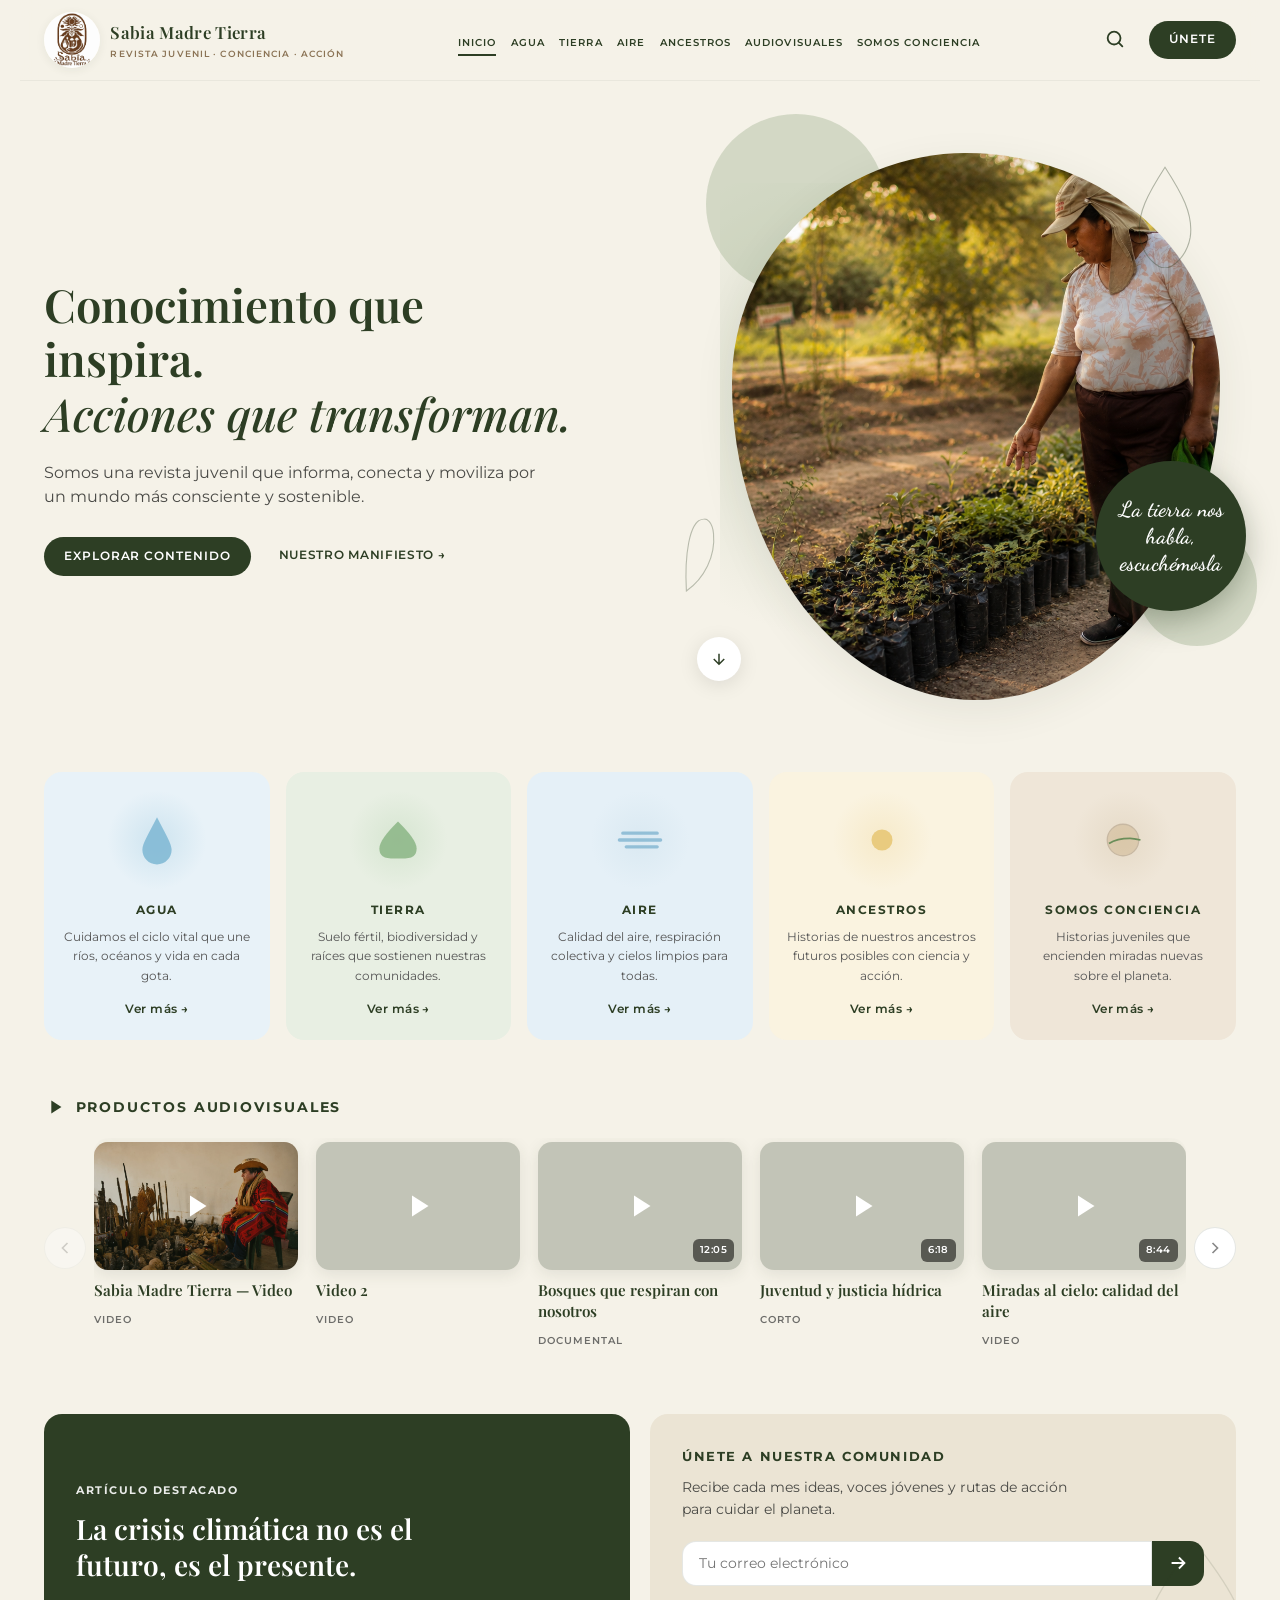
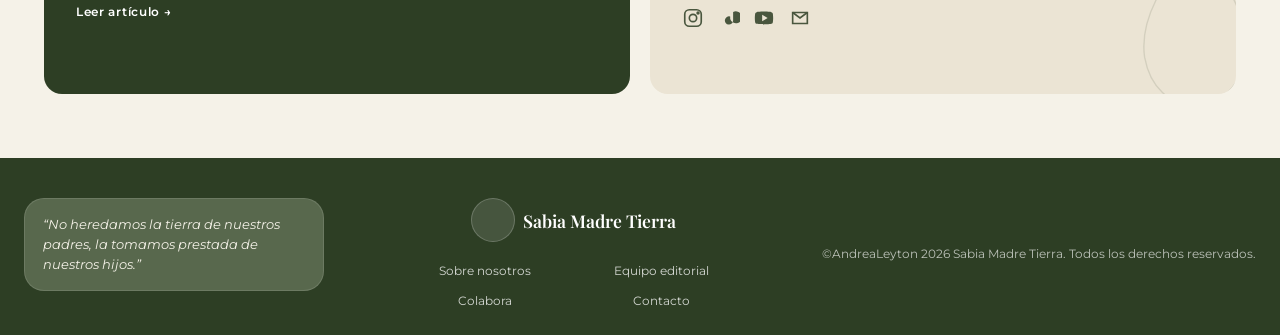
<file: index.html>
<!DOCTYPE html>
<html lang="es">
<head>
  <meta charset="UTF-8" />
  <meta name="viewport" content="width=device-width, initial-scale=1.0" />
  
  <title>Sabia Madre Tierra — Revista juvenil</title>
  <link rel="preconnect" href="https://fonts.googleapis.com" />
  <link rel="preconnect" href="https://fonts.gstatic.com" crossorigin />
  <link href="https://fonts.googleapis.com/css2?family=Dancing+Script:wght@500;600&family=Montserrat:wght@400;500;600;700&family=Playfair+Display:ital,wght@0,500;0,600;0,700;1,500;1,600&display=swap" rel="stylesheet" />
  <link rel="stylesheet" href="styles.css" />
  <link rel="icon" type="image/png" href="/imagenes/logo1.jpeg">
</head>
<body>
  <header class="site-header">
    <div class="header-inner">
      <a href="index.html" class="brand" aria-label="Inicio Sabia Madre Tierra">
        <span class="brand-emblem" aria-hidden="true">
          <img src="imagenes/logo1.jpeg" alt="" class="brand-logo-img" width="56" height="56" decoding="async" />
        </span>
        <span class="brand-text">
          <span class="brand-name">Sabia Madre Tierra</span>
          <span class="brand-tag">REVISTA JUVENIL · CONCIENCIA · ACCIÓN</span>
        </span>
      </a>
      <div class="header-actions">
        <button type="button" class="icon-btn search-btn" aria-label="Buscar">
          <svg width="22" height="22" viewBox="0 0 24 24" fill="none" stroke="currentColor" stroke-width="2" stroke-linecap="round">
            <circle cx="11" cy="11" r="7"/>
            <path d="M20 20l-4-4"/>
          </svg>
        </button>
        <a href="#comunidad" class="btn btn-primary btn-pill header-cta">ÚNETE</a>
      </div>
      <button type="button" class="nav-toggle" data-nav-toggle aria-expanded="false" aria-controls="site-nav" aria-label="Abrir menú">
        <span class="nav-toggle-bars" aria-hidden="true">
          <span class="nav-toggle-bar"></span>
          <span class="nav-toggle-bar"></span>
          <span class="nav-toggle-bar"></span>
        </span>
      </button>
    </div>
    <nav class="main-nav" id="site-nav" aria-label="Principal">
      <ul class="nav-list">
        <li><a href="index.html" class="is-active" aria-current="page">Inicio</a></li>
        <li><a href="agua.html">Agua</a></li>
        <li><a href="tierra.html">Tierra</a></li>
        <li><a href="aire.html">Aire</a></li>
        <li><a href="clima.html">Ancestros</a></li>
        <li><a href="#audiovisuales">Audiovisuales</a></li>
        <li><a href="sobre-nosotros.html">Somos conciencia</a></li>
        <li class="nav-item-cta"><a href="#comunidad" class="nav-cta">Únete</a></li>
      </ul>
    </nav>
    <button type="button" class="nav-backdrop" data-nav-close hidden aria-label="Cerrar menú"></button>
  </header>

  <main>
    <section class="hero">
      <div class="hero-grid">
        <div class="hero-copy">
          <h1 class="hero-title">
            Conocimiento que inspira.<br />
            <em>Acciones que transforman.</em>
          </h1>
          <p class="hero-lead">
            Somos una revista juvenil que informa, conecta y moviliza por un mundo más consciente y sostenible.
          </p>
          <div class="hero-cta">
            <a href="#categorias" class="btn btn-primary btn-pill">EXPLORAR CONTENIDO</a>
            <a href="#manifiesto" class="link-arrow">NUESTRO MANIFIESTO →</a>
          </div>
        </div>
        <div class="hero-visual" aria-hidden="true">
          <div class="hero-visual-bg"></div>
          <div class="leaf leaf-1">
            <svg viewBox="0 0 80 120" fill="none"><path d="M40 8c-18 28-32 52-28 78 4 22 20 34 28 34s24-12 28-34c4-26-10-50-28-78z" stroke="#2D3E24" stroke-width="1.2" opacity=".35"/></svg>
          </div>
          <div class="leaf leaf-2">
            <svg viewBox="0 0 60 90" fill="none"><path d="M8 70c22-8 40-28 44-52 2-12-2-18-8-18-14 0-28 32-36 70z" stroke="#2D3E24" stroke-width="1.2" opacity=".3"/></svg>
          </div>
          <div class="hero-blob-wrap">
            <div class="blob-sage blob-sage-1"></div>
            <div class="blob-sage blob-sage-2"></div>
            <figure class="hero-photo">
              <img
                src="imagenes/juanita.png" 
                alt="Paisaje de montaña y valle al atardecer"
                width="600"
                height="720"
                loading="eager"
                decoding="async"
              />
            </figure>
            <div class="hero-quote-circle">
              <p class="hero-quote-script">La tierra nos habla, escuchémosla</p>
            </div>
          </div>
          <button type="button" class="scroll-hint" data-scroll-target="#categorias" aria-label="Desplazar a categorías">
            <svg width="18" height="18" viewBox="0 0 24 24" fill="none" stroke="#2D3E24" stroke-width="2"><path d="M12 5v14M5 12l7 7 7-7"/></svg>
          </button>
        </div>
      </div>
    </section>

    <section class="categories" id="categorias" aria-labelledby="categories-heading">
      <h2 id="categories-heading" class="visually-hidden">Categorías</h2>
      <div class="category-grid">
        <article class="category-card card-agua">
          <div class="card-icon-wrap watercolor-blue">
            <span class="card-icon" aria-hidden="true">
              <svg viewBox="0 0 48 64" width="40" height="52"><path d="M24 4C14 24 6 36 6 44c0 10 8 18 18 18s18-8 18-18c0-8-8-20-18-40z" fill="#7EB8D4" opacity=".85"/></svg>
            </span>
          </div>
          <h3 class="card-title">AGUA</h3>
          <p class="card-desc">Cuidamos el ciclo vital que une ríos, océanos y vida en cada gota.</p>
          <a href="agua.html" class="card-more">Ver más →</a>
        </article>
        <article class="category-card card-tierra">
          <div class="card-icon-wrap watercolor-green">
            <span class="card-icon" aria-hidden="true">
              <svg viewBox="0 0 52 52" width="44" height="44"><path d="M26 4C12 18 4 28 4 36c0 12 10 12 22 12s22 0 22-12c0-8-8-18-22-32z" fill="#8FB88A" opacity=".9"/></svg>
            </span>
          </div>
          <h3 class="card-title">TIERRA</h3>
          <p class="card-desc">Suelo fértil, biodiversidad y raíces que sostienen nuestras comunidades.</p>
          <a href="tierra.html" class="card-more">Ver más →</a>
        </article>
        <article class="category-card card-aire">
          <div class="card-icon-wrap watercolor-sky">
            <span class="card-icon" aria-hidden="true">
              <svg viewBox="0 0 56 40" width="48" height="36"><path d="M4 20h48M8 12h40M12 28h36" stroke="#8BBBD4" stroke-width="4" stroke-linecap="round" opacity=".9"/></svg>
            </span>
          </div>
          <h3 class="card-title">AIRE</h3>
          <p class="card-desc">Calidad del aire, respiración colectiva y cielos limpios para todas.</p>
          <a href="aire.html" class="card-more">Ver más →</a>
        </article>
        <article class="category-card card-clima">
          <div class="card-icon-wrap watercolor-sun">
            <span class="card-icon" aria-hidden="true">
              <svg viewBox="0 0 48 48" width="42" height="42"><circle cx="24" cy="24" r="12" fill="#E8C97A" opacity=".95"/><path stroke="#D4A84" stroke-width="3" d="M24 4v4M24 40v4M4 24h4M40 24h4M9 9l3 3M36 36l3 3M36 9l-3 3M9 36l3-3"/></svg>
            </span>
          </div>
          <h3 class="card-title">ANCESTROS</h3>
          <p class="card-desc">Historias de nuestros ancestros futuros posibles con ciencia y acción.</p>
          <a href="clima.html" class="card-more">Ver más →</a>
        </article>
        <article class="category-card card-conciencia">
          <div class="card-icon-wrap watercolor-earth">
            <span class="card-icon" aria-hidden="true">
              <svg viewBox="0 0 48 48" width="42" height="42"><circle cx="24" cy="24" r="18" fill="#C4A574" opacity=".35" stroke="#8B7355" stroke-width="1.5"/><path d="M8 28c6-4 14-6 24-6 4 0 8 1 12 2" stroke="#6B8E5A" stroke-width="2" fill="none"/></svg>
            </span>
          </div>
          <h3 class="card-title">SOMOS CONCIENCIA</h3>
          <p class="card-desc">Historias juveniles que encienden miradas nuevas sobre el planeta.</p>
          <a href="sobre-nosotros.html" class="card-more">Ver más →</a>
        </article>
      </div>
    </section>

    <section class="audiovisual" id="audiovisuales" aria-labelledby="av-heading">
      <div class="section-head">
        <span class="section-icon" aria-hidden="true">
          <svg width="22" height="22" viewBox="0 0 24 24" fill="currentColor"><path d="M8 5v14l11-7-11-7z"/></svg>
        </span>
        <h2 id="av-heading" class="section-title">PRODUCTOS AUDIOVISUALES</h2>
      </div>
      <div class="carousel" data-carousel>
        <button type="button" class="carousel-btn carousel-prev" data-carousel-prev aria-label="Anterior">
          <svg width="20" height="20" viewBox="0 0 24 24" fill="none" stroke="currentColor" stroke-width="2"><path d="M15 6l-6 6 6 6"/></svg>
        </button>
        <div class="carousel-viewport">
          <ul class="carousel-track" data-carousel-track>
            <li class="av-card">
              <a href="video.html" class="av-thumb">
                <img src="imagenes/miniatura1.jpeg" alt="Miniatura del video Sabia Madre Tierra" width="280" height="160" loading="lazy" decoding="async" />
                <span class="av-play" aria-hidden="true"><svg width="36" height="36" viewBox="0 0 24 24" fill="white"><path d="M8 5v14l11-7-11-7z"/></svg></span>
              </a>
              <h3 class="av-title"><a href="video.html">Sabia Madre Tierra — Video</a></h3>
              <span class="av-tag">Video</span>
            </li>
            <li class="av-card">
              <a href="video2.html" class="av-thumb">
                <img src="imagenes/cronica-lia.jpg" alt="Miniatura del video Sabia Madre Tierra" width="280" height="160" loading="lazy" decoding="async" />
                <span class="av-play" aria-hidden="true"><svg width="36" height="36" viewBox="0 0 24 24" fill="white"><path d="M8 5v14l11-7-11-7z"/></svg></span>
              </a>
              <h3 class="av-title"><a href="video2.html">Video 2</a></h3>
              <span class="av-tag">Video</span>
            </li>
            <li class="av-card">
              <a href="#" class="av-thumb">
                <img src="imagenes/video2.png" alt="" width="280" height="160" loading="lazy" decoding="async" />
                <span class="av-play" aria-hidden="true"><svg width="36" height="36" viewBox="0 0 24 24" fill="white"><path d="M8 5v14l11-7-11-7z"/></svg></span>
                <span class="av-duration">12:05</span>
              </a>
              <h3 class="av-title">Bosques que respiran con nosotros</h3>
              <span class="av-tag">Documental</span>
            </li>
            <li class="av-card">
              <a href="#" class="av-thumb">
                <img src="imagenes/video3.png" alt="" width="280" height="160" loading="lazy" decoding="async" />
                <span class="av-play" aria-hidden="true"><svg width="36" height="36" viewBox="0 0 24 24" fill="white"><path d="M8 5v14l11-7-11-7z"/></svg></span>
                <span class="av-duration">6:18</span>
              </a>
              <h3 class="av-title">Juventud y justicia hídrica</h3>
              <span class="av-tag">Corto</span>
            </li>
            <li class="av-card">
              <a href="#" class="av-thumb">
                <img src="imagenes/video4.png" alt="" width="280" height="160" loading="lazy" decoding="async" />
                <span class="av-play" aria-hidden="true"><svg width="36" height="36" viewBox="0 0 24 24" fill="white"><path d="M8 5v14l11-7-11-7z"/></svg></span>
                <span class="av-duration">8:44</span>
              </a>
              <h3 class="av-title">Miradas al cielo: calidad del aire</h3>
              <span class="av-tag">Video</span>
            </li>
            <li class="av-card">
              <a href="#" class="av-thumb">
                <img src="imagenes/video5.png" alt="" width="280" height="160" loading="lazy" decoding="async" />
                <span class="av-play" aria-hidden="true"><svg width="36" height="36" viewBox="0 0 24 24" fill="white"><path d="M8 5v14l11-7-11-7z"/></svg></span>
                <span class="av-duration">15:00</span>
              </a>
              <h3 class="av-title">Semillas de futuro en la ciudad</h3>
              <span class="av-tag">Documental</span>
            </li>
          </ul>
        </div>
        <button type="button" class="carousel-btn carousel-next" data-carousel-next aria-label="Siguiente">
          <svg width="20" height="20" viewBox="0 0 24 24" fill="none" stroke="currentColor" stroke-width="2"><path d="M9 6l6 6-6 6"/></svg>
        </button>
      </div>
    </section>

    <section class="dual-grid" id="comunidad">
      <article class="featured-block">
        <p class="featured-kicker">ARTÍCULO DESTACADO</p>
        <h2 class="featured-title">La crisis climática no es el futuro, es el presente.</h2>
        <a href="#" class="link-arrow link-on-dark">Leer artículo →</a>
        <div class="featured-deco" aria-hidden="true">
          <svg viewBox="0 0 120 160" fill="none"><path d="M60 8c-24 40-44 72-36 108 6 24 24 36 36 36s30-12 36-36c8-36-12-68-36-108z" stroke="rgba(255,255,255,.2)" stroke-width="1.2"/></svg>
        </div>
      </article>
      <article class="newsletter-block" id="manifiesto">
        <h2 class="newsletter-title">ÚNETE A NUESTRA COMUNIDAD</h2>
        <p class="newsletter-text">Recibe cada mes ideas, voces jóvenes y rutas de acción para cuidar el planeta.</p>
        <form class="newsletter-form" action="#" method="post">
          <label class="visually-hidden" for="email-news">Tu correo electrónico</label>
          <input id="email-news" name="email" type="email" class="newsletter-input" placeholder="Tu correo electrónico" required autocomplete="email" />
          <button type="submit" class="newsletter-submit" aria-label="Suscribirse">
            <svg width="22" height="22" viewBox="0 0 24 24" fill="none" stroke="currentColor" stroke-width="2"><path d="M5 12h14M13 6l6 6-6 6"/></svg>
          </button>
        </form>
        <div class="social-row" aria-label="Redes sociales">
          <a href="#" class="social-link" aria-label="Instagram">
            <svg width="22" height="22" viewBox="0 0 24 24" fill="none" stroke="currentColor" stroke-width="1.8"><rect x="3" y="3" width="18" height="18" rx="5"/><circle cx="12" cy="12" r="4"/><circle cx="17.5" cy="6.5" r="1" fill="currentColor"/></svg>
          </a>
          <a href="#" class="social-link" aria-label="TikTok">
            <svg width="22" height="22" viewBox="0 0 24 24" fill="currentColor"><path d="M16.5 5.5v9.2a4.5 4.5 0 11-3.2-4.3V13a6.5 6.5 0 10 3.2-7.5z"/></svg>
          </a>
          <a href="#" class="social-link" aria-label="YouTube">
            <svg width="22" height="22" viewBox="0 0 24 24" fill="currentColor"><path d="M21.6 7.2c-.2-.8-.8-1.4-1.6-1.6C18 5 12 5 12 5s-6 0-8 .6c-.8.2-1.4.8-1.6 1.6C2 9.2 2 12 2 12s0 2.8.4 4.8c.2.8.8 1.4 1.6 1.6 2 .6 8 .6 8 .6s6 0 8-.6c.8-.2 1.4-.8 1.6-1.6.4-2 .4-4.8.4-4.8s0-2.8-.4-4.8zM10 15.5v-7l6 3.5-6 3.5z"/></svg>
          </a>
          <a href="#" class="social-link" aria-label="Correo">
            <svg width="22" height="22" viewBox="0 0 24 24" fill="none" stroke="currentColor" stroke-width="1.8"><path d="M4 6h16v12H4z"/><path d="M4 6l8 6 8-6"/></svg>
          </a>
        </div>
        <div class="newsletter-deco" aria-hidden="true">
          <svg viewBox="0 0 100 140" fill="none"><path d="M50 6C28 34 10 60 14 88c4 22 18 34 36 34s32-12 36-34c4-28-14-54-36-82z" stroke="#2D3E24" stroke-width="1" opacity=".12"/></svg>
        </div>
      </article>
    </section>
  </main>

  <footer class="site-footer">
    <div class="footer-inner">
      <blockquote class="footer-quote">
        <span class="quote-bubble">“No heredamos la tierra de nuestros padres, la tomamos prestada de nuestros hijos.”</span>
      </blockquote>
      <div class="footer-center">
        <div class="footer-brand">
          <span class="brand-emblem brand-emblem--sm" aria-hidden="true">
            <img src="imagenes/logo.png" alt="" class="brand-logo-img brand-logo-img--sm" width="44" height="44" decoding="async" />
          </span>
          <span class="footer-brand-name">Sabia Madre Tierra</span>
        </div>
        <nav class="footer-nav" aria-label="Pie de página">
          <ul>
            <li><a href="sobre-nosotros.html">Sobre nosotros</a></li>
            <li><a href="#">Equipo editorial</a></li>
            <li><a href="#">Colabora</a></li>
            <li><a href="#">Contacto</a></li>
          </ul>
        </nav>
      </div>
      <p class="footer-copy">©AndreaLeyton 2026 Sabia Madre Tierra. Todos los derechos reservados.</p>
    </div>
  </footer>

  <script src="script.js"></script>
</body>
</html>
</file>
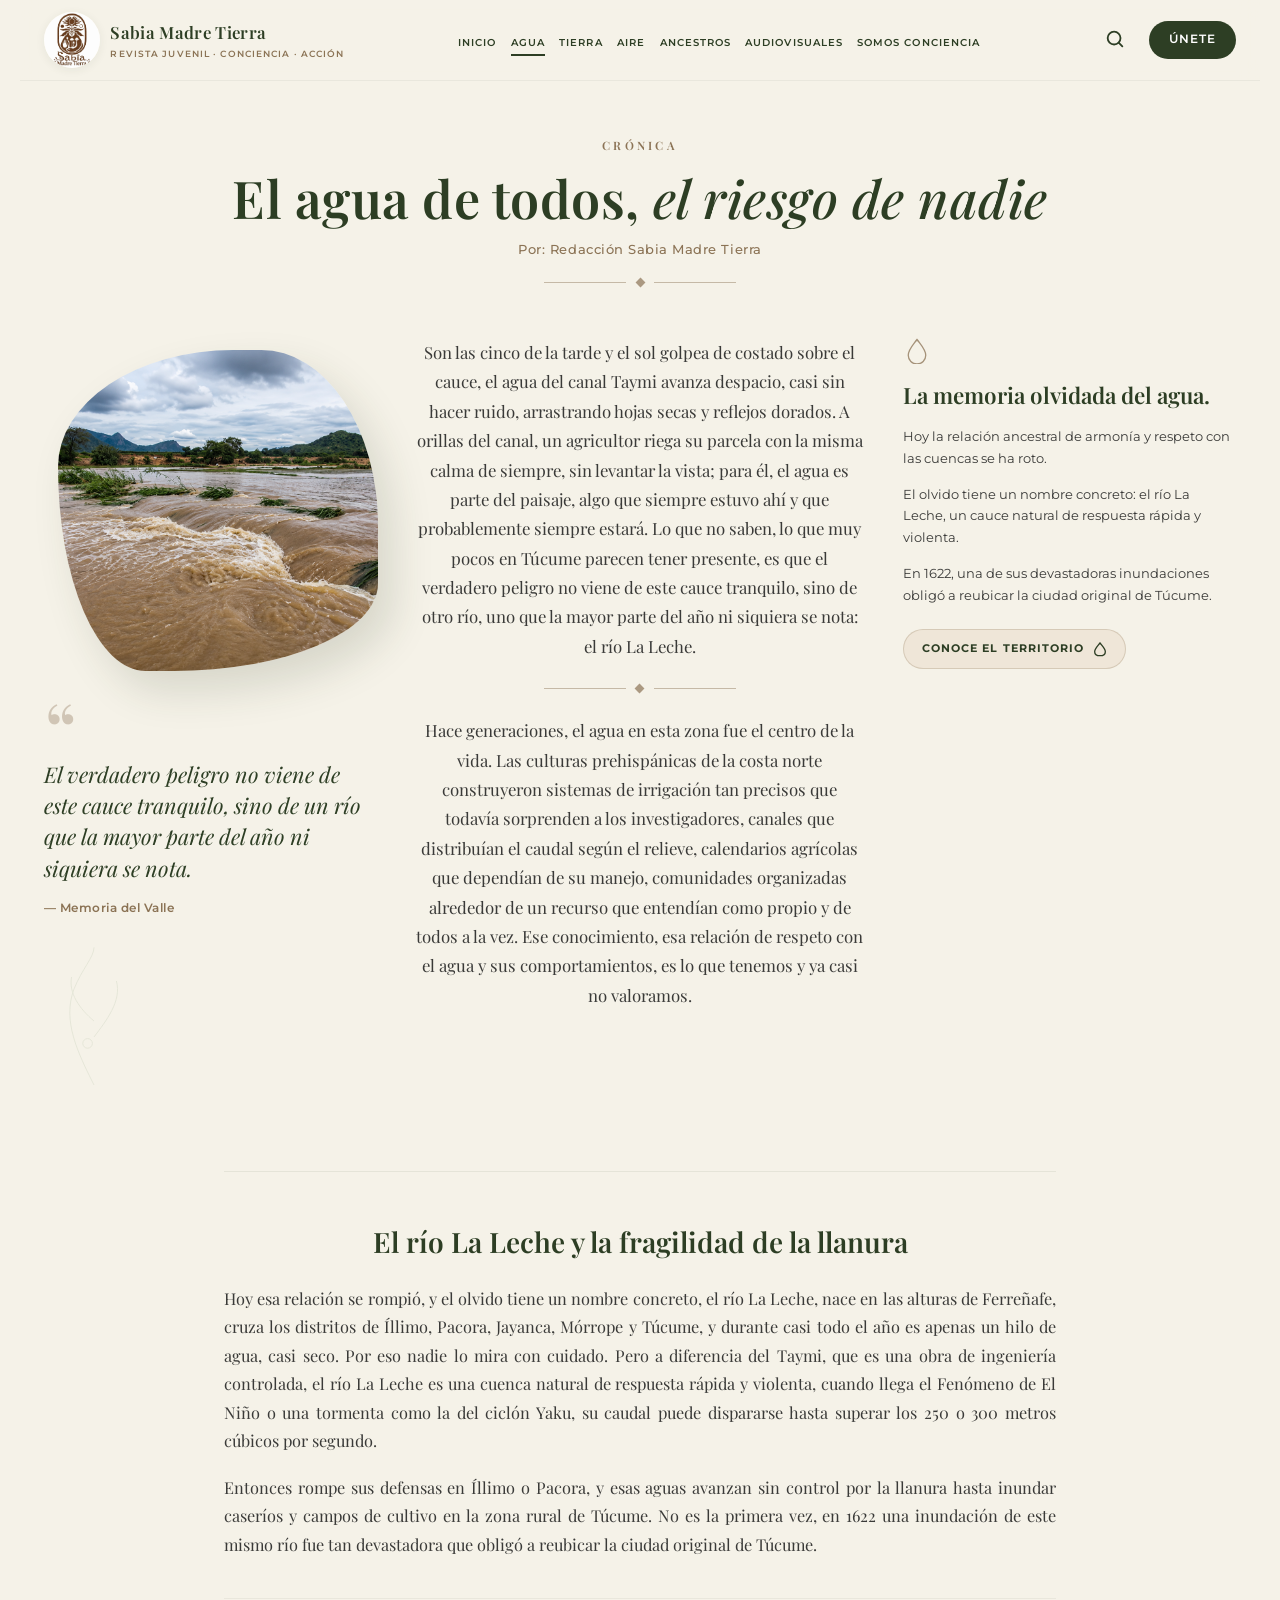
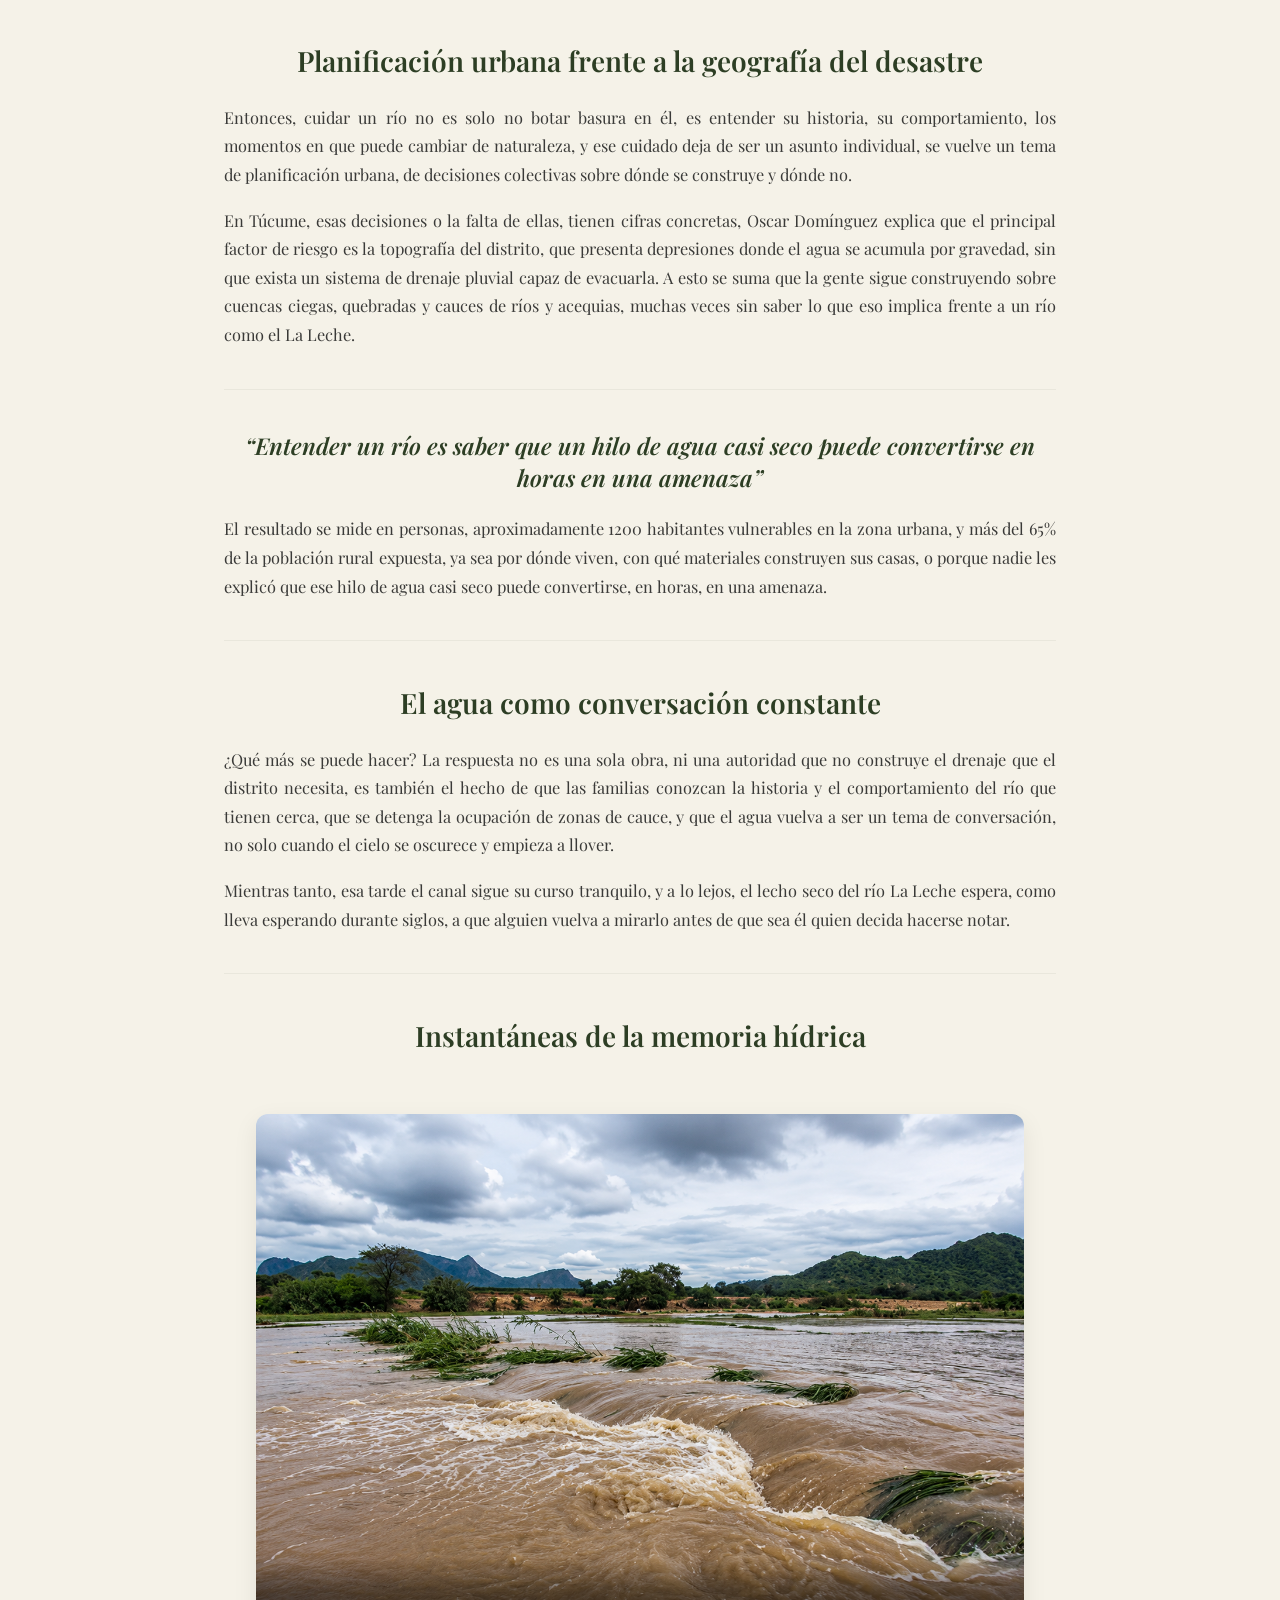
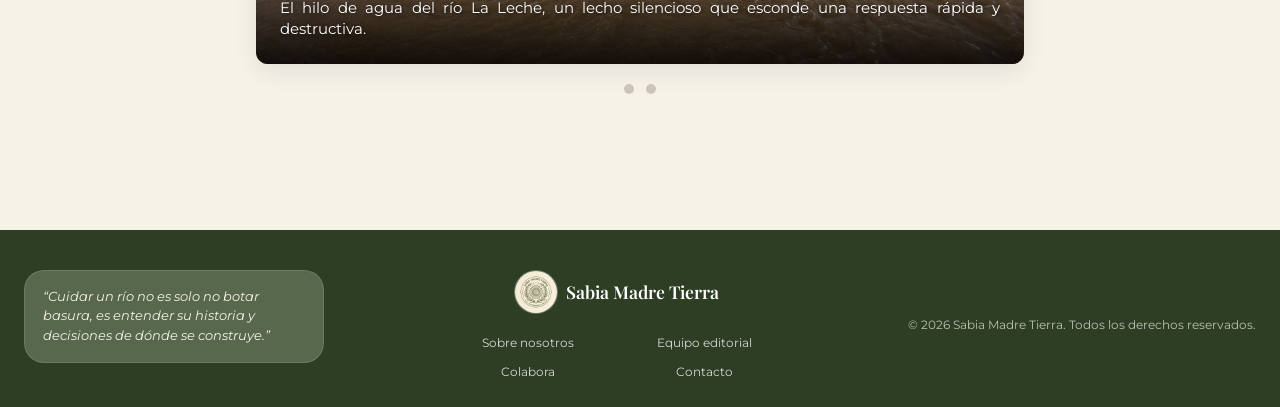
<file: agua.html>
<!DOCTYPE html>
<html lang="es">
<head>
  <meta charset="UTF-8" />
  <meta name="viewport" content="width=device-width, initial-scale=1.0" />
  <title>Agua — Sabia Madre Tierra</title>
  <link rel="preconnect" href="https://fonts.googleapis.com" />
  <link rel="preconnect" href="https://fonts.gstatic.com" crossorigin />
  <link href="https://fonts.googleapis.com/css2?family=Dancing+Script:wght@500;600&family=Montserrat:wght@400;500;600;700&family=Playfair+Display:ital,wght@0,500;0,600;0,700;1,500;1,600&display=swap" rel="stylesheet" />
  <link rel="stylesheet" href="styles.css" />
  <link rel="icon" type="image/png" href="/imagenes/logo1.jpeg" />
</head>
<body>
  <header class="site-header">
    <div class="header-inner">
      <a href="index.html" class="brand" aria-label="Inicio Sabia Madre Tierra">
        <span class="brand-emblem" aria-hidden="true">
          <img src="imagenes/logo1.jpeg" alt="" class="brand-logo-img" width="56" height="56" decoding="async" />
        </span>
        <span class="brand-text">
          <span class="brand-name">Sabia Madre Tierra</span>
          <span class="brand-tag">REVISTA JUVENIL · CONCIENCIA · ACCIÓN</span>
        </span>
      </a>
      <div class="header-actions">
        <button type="button" class="icon-btn search-btn" aria-label="Buscar">
          <svg width="22" height="22" viewBox="0 0 24 24" fill="none" stroke="currentColor" stroke-width="2" stroke-linecap="round">
            <circle cx="11" cy="11" r="7"/>
            <path d="M20 20l-4-4"/>
          </svg>
        </button>
        <a href="index.html#comunidad" class="btn btn-primary btn-pill header-cta">ÚNETE</a>
      </div>
      <button type="button" class="nav-toggle" data-nav-toggle aria-expanded="false" aria-controls="site-nav" aria-label="Abrir menú">
        <span class="nav-toggle-bars" aria-hidden="true">
          <span class="nav-toggle-bar"></span>
          <span class="nav-toggle-bar"></span>
          <span class="nav-toggle-bar"></span>
        </span>
      </button>
    </div>
    <nav class="main-nav" id="site-nav" aria-label="Principal">
      <ul class="nav-list">
        <li><a href="index.html">Inicio</a></li>
        <li><a href="agua.html" class="is-active" aria-current="page">Agua</a></li>
        <li><a href="tierra.html">Tierra</a></li>
        <li><a href="aire.html">Aire</a></li>
        <li><a href="clima.html">Ancestros</a></li>
        <li><a href="index.html#audiovisuales">Audiovisuales</a></li>
        <li><a href="sobre-nosotros.html">Somos conciencia</a></li>
        <li class="nav-item-cta"><a href="index.html#comunidad" class="nav-cta">Únete</a></li>
      </ul>
    </nav>
    <button type="button" class="nav-backdrop" data-nav-close hidden aria-label="Cerrar menú"></button>
  </header>

  <main class="page-article page-article--agua">
    <article class="cronica-article">
      <header class="cronica-header">
        <p class="cronica-kicker">Crónica</p>
        <h1 class="cronica-title">El agua de todos, <em>el riesgo de nadie</em></h1>
        <p class="cronica-byline">Por: Redacción Sabia Madre Tierra</p>
        <div class="cronica-ornament" aria-hidden="true">
          <span class="cronica-ornament-line"></span>
          <span class="cronica-ornament-diamond"></span>
          <span class="cronica-ornament-line"></span>
        </div>
      </header>

      <div class="cronica-intro-grid">
        <aside class="cronica-aside cronica-aside--left">
          <figure class="cronica-figure">
            <img
              src="imagenes/aire.png"
              alt="Agricultor regando su parcela a orillas del canal controlado Taymi bajo el sol de Túcume"
              width="350"
              height="500"
              loading="eager"
              decoding="async"
            />
          </figure>
          <blockquote class="cronica-pull-quote">
            <span class="cronica-quote-mark" aria-hidden="true">“</span>
            <p>El verdadero peligro no viene de este cauce tranquilo, sino de un río que la mayor parte del año ni siquiera se nota.</p>
            <cite>— Memoria del Valle</cite>
          </blockquote>
          <div class="cronica-botanical-deco" aria-hidden="true">
            <!-- Icono decorativo adaptado sutilmente al flujo hídrico -->
            <svg viewBox="0 0 120 200" width="100" height="160" fill="none" stroke="currentColor" stroke-width="1.2" opacity="0.35">
              <path d="M60 180 C40 140 20 100 35 60 C45 35 60 20 60 8"/>
              <path d="M60 120 C75 100 95 75 88 50"/>
              <path d="M60 100 C42 85 28 65 32 45"/>
              <circle cx="52" cy="128" r="6"/>
            </svg>
          </div>
        </aside>

        <div class="cronica-main-col">
          <p>Son las cinco de la tarde y el sol golpea de costado sobre el cauce, el agua del canal Taymi avanza despacio, casi sin hacer ruido, arrastrando hojas secas y reflejos dorados. A orillas del canal, un agricultor riega su parcela con la misma calma de siempre, sin levantar la vista; para él, el agua es parte del paisaje, algo que siempre estuvo ahí y que probablemente siempre estará. Lo que no saben, lo que muy pocos en Túcume parecen tener presente, es que el verdadero peligro no viene de este cauce tranquilo, sino de otro río, uno que la mayor parte del año ni siquiera se nota: el río La Leche.</p>
          <div class="cronica-ornament cronica-ornament--inline" aria-hidden="true">
            <span class="cronica-ornament-line"></span>
            <span class="cronica-ornament-diamond"></span>
            <span class="cronica-ornament-line"></span>
          </div>
          <p>Hace generaciones, el agua en esta zona fue el centro de la vida. Las culturas prehispánicas de la costa norte construyeron sistemas de irrigación tan precisos que todavía sorprenden a los investigadores, canales que distribuían el caudal según el relieve, calendarios agrícolas que dependían de su manejo, comunidades organizadas alrededor de un recurso que entendían como propio y de todos a la vez. Ese conocimiento, esa relación de respeto con el agua y sus comportamientos, es lo que tenemos y ya casi no valoramos.</p>
        </div>

        <aside class="cronica-aside cronica-aside--right" id="botiquin">
          <div class="cronica-aside-icon" aria-hidden="true">
            <svg viewBox="0 0 32 32" width="28" height="28" fill="none" stroke="currentColor" stroke-width="1.5">
              <path d="M16 4 C10 12 6 16 6 22 A 10 10 0 0 0 26 22 C 26 16 22 12 16 4 Z"/>
            </svg>
          </div>
          <h2 class="cronica-aside-title">La memoria olvidada del agua.</h2>
          <p>Hoy la relación ancestral de armonía y respeto con las cuencas se ha roto.</p>
          <p>El olvido tiene un nombre concreto: el río La Leche, un cauce natural de respuesta rápida y violenta.</p>
          <p>En 1622, una de sus devastadoras inundaciones obligó a reubicar la ciudad original de Túcume.</p>
          <a href="#riesgo-y-territorio" class="btn btn-earth btn-pill cronica-cta">
            <span>Conoce el territorio</span>
            <svg width="16" height="16" viewBox="0 0 24 24" fill="none" stroke="currentColor" stroke-width="2" aria-hidden="true">
              <path d="M12 3C8 8 4 12 4 16c0 4 3.5 6 8 6s8-2 8-6c0-4-4-8-8-13z"/>
            </svg>
          </a>
        </aside>
      </div>

      <div class="cronica-body">
        <section class="cronica-section" id="riesgo-y-territorio" aria-labelledby="vivero-heading">
          <h2 id="vivero-heading" class="cronica-section-title">El río La Leche y la fragilidad de la llanura</h2>
          <p>Hoy esa relación se rompió, y el olvido tiene un nombre concreto, el río La Leche, nace en las alturas de Ferreñafe, cruza los distritos de Íllimo, Pacora, Jayanca, Mórrope y Túcume, y durante casi todo el año es apenas un hilo de agua, casi seco. Por eso nadie lo mira con cuidado. Pero a diferencia del Taymi, que es una obra de ingeniería controlada, el río La Leche es una cuenca natural de respuesta rápida y violenta, cuando llega el Fenómeno de El Niño o una tormenta como la del ciclón Yaku, su caudal puede dispararse hasta superar los 250 o 300 metros cúbicos por segundo.</p>
          <p>Entonces rompe sus defensas en Íllimo o Pacora, y esas aguas avanzan sin control por la llanura hasta inundar caseríos y campos de cultivo en la zona rural de Túcume. No es la primera vez, en 1622 una inundación de este mismo río fue tan devastadora que obligó a reubicar la ciudad original de Túcume.</p>
        </section>

        <section class="cronica-section" aria-labelledby="cuidado-heading">
          <h2 id="cuidado-heading" class="cronica-section-title">Planificación urbana frente a la geografía del desastre</h2>
          <p>Entonces, cuidar un río no es solo no botar basura en él, es entender su historia, su comportamiento, los momentos en que puede cambiar de naturaleza, y ese cuidado deja de ser un asunto individual, se vuelve un tema de planificación urbana, de decisiones colectivas sobre dónde se construye y dónde no.</p>
          <p>En Túcume, esas decisiones o la falta de ellas, tienen cifras concretas, Oscar Domínguez explica que el principal factor de riesgo es la topografía del distrito, que presenta depresiones donde el agua se acumula por gravedad, sin que exista un sistema de drenaje pluvial capaz de evacuarla. A esto se suma que la gente sigue construyendo sobre cuencas ciegas, quebradas y cauces de ríos y acequias, muchas veces sin saber lo que eso implica frente a un río como el La Leche.</p>
        </section>

        <section class="cronica-section" aria-labelledby="memoria-heading">
          <h2 id="memoria-heading" class="cronica-quote-heading">“Entender un río es saber que un hilo de agua casi seco puede convertirse en horas en una amenaza”</h2>
          <p>El resultado se mide en personas, aproximadamente 1200 habitantes vulnerables en la zona urbana, y más del 65% de la población rural expuesta, ya sea por dónde viven, con qué materiales construyen sus casas, o porque nadie les explicó que ese hilo de agua casi seco puede convertirse, en horas, en una amenaza.</p>
        </section>

        <section class="cronica-section" aria-labelledby="identidad-heading">
          <h2 id="identidad-heading" class="cronica-section-title">El agua como conversación constante</h2>
          <p>¿Qué más se puede hacer? La respuesta no es una sola obra, ni una autoridad que no construye el drenaje que el distrito necesita, es también el hecho de que las familias conozcan la historia y el comportamiento del río que tienen cerca, que se detenga la ocupación de zonas de cauce, y que el agua vuelva a ser un tema de conversación, no solo cuando el cielo se oscurece y empieza a llover.</p>
          <p>Mientras tanto, esa tarde el canal sigue su curso tranquilo, y a lo lejos, el lecho seco del río La Leche espera, como lleva esperando durante siglos, a que alguien vuelva a mirarlo antes de que sea él quien decida hacerse notar.</p>
        </section>

        <section class="cronica-section" aria-labelledby="vivero-fotos-heading">
          <h2 id="vivero-fotos-heading" class="cronica-section-title">Instantáneas de la memoria hídrica</h2>
          
          <!-- Carrusel de fotos integrado en la crónica -->
          <div class="cronica-carousel-container">
            <div class="cronica-carousel">
              
              <div class="cronica-carousel-item" id="slide-1">
                <img src="/imagenes/aire.png" alt="Lecho casi seco del río La Leche cruzando el valle en época de estiaje" loading="lazy" />
                <div class="cronica-carousel-caption">
                  <p>El hilo de agua del río La Leche, un lecho silencioso que esconde una respuesta rápida y destructiva.</p>
                </div>
              </div>

              <div class="cronica-carousel-item" id="slide-2">
                <img src="/imagenes/agua-imagen.jpeg" alt="Campos agrícolas y caseríos rurales expuestos en las depresiones topográficas de Túcume" loading="lazy" />
                <div class="cronica-carousel-caption">
                  <p>Zonas rurales expuestas por la falta de drenaje integral y la ocupación de cuencas ciegas.</p>
                </div>
              </div>

            </div>

            <!-- Navegación interna (Puntos indicadores) -->
            <div class="cronica-carousel-nav">
              <a href="#slide-1" aria-label="Ir a la foto 1"></a>
              <a href="#slide-2" aria-label="Ir a la foto 2"></a>
            </div>
          </div>
        </section>
      </div>
    </article>
  </main>

  <footer class="site-footer">
    <div class="footer-inner">
      <blockquote class="footer-quote">
        <span class="quote-bubble">“Cuidar un río no es solo no botar basura, es entender su historia y decisiones de dónde se construye.”</span>
      </blockquote>
      <div class="footer-center">
        <div class="footer-brand">
          <span class="brand-emblem brand-emblem--sm" aria-hidden="true">
            <img src="imagenes/logo.png" alt="" class="brand-logo-img brand-logo-img--sm" width="44" height="44" decoding="async" />
          </span>
          <span class="footer-brand-name">Sabia Madre Tierra</span>
        </div>
        <nav class="footer-nav" aria-label="Pie de página">
          <ul>
            <li><a href="sobre-nosotros.html">Sobre nosotros</a></li>
            <li><a href="#">Equipo editorial</a></li>
            <li><a href="#">Colabora</a></li>
            <li><a href="#">Contacto</a></li>
          </ul>
        </nav>
      </div>
      <p class="footer-copy">© 2026 Sabia Madre Tierra. Todos los derechos reservados.</p>
    </div>
  </footer>

  <script src="script.js"></script>
</body>
</html>
</file>
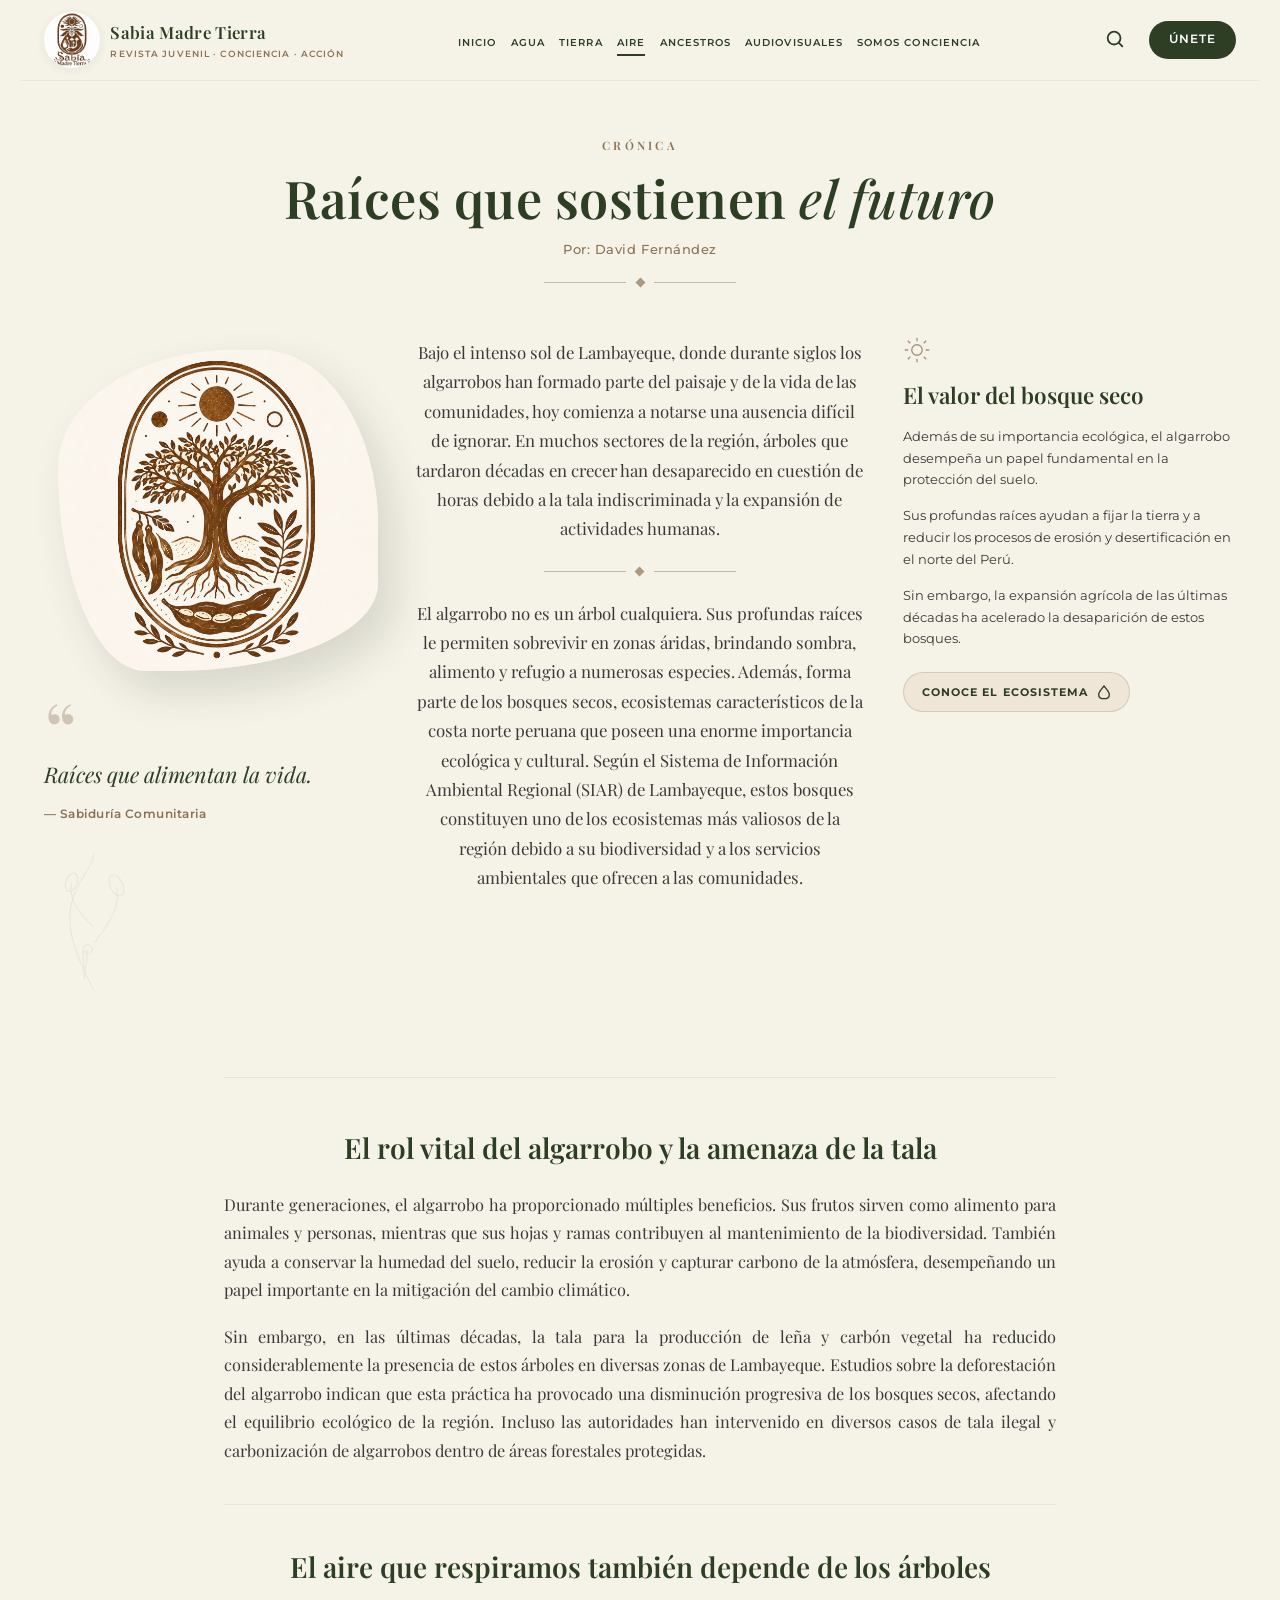
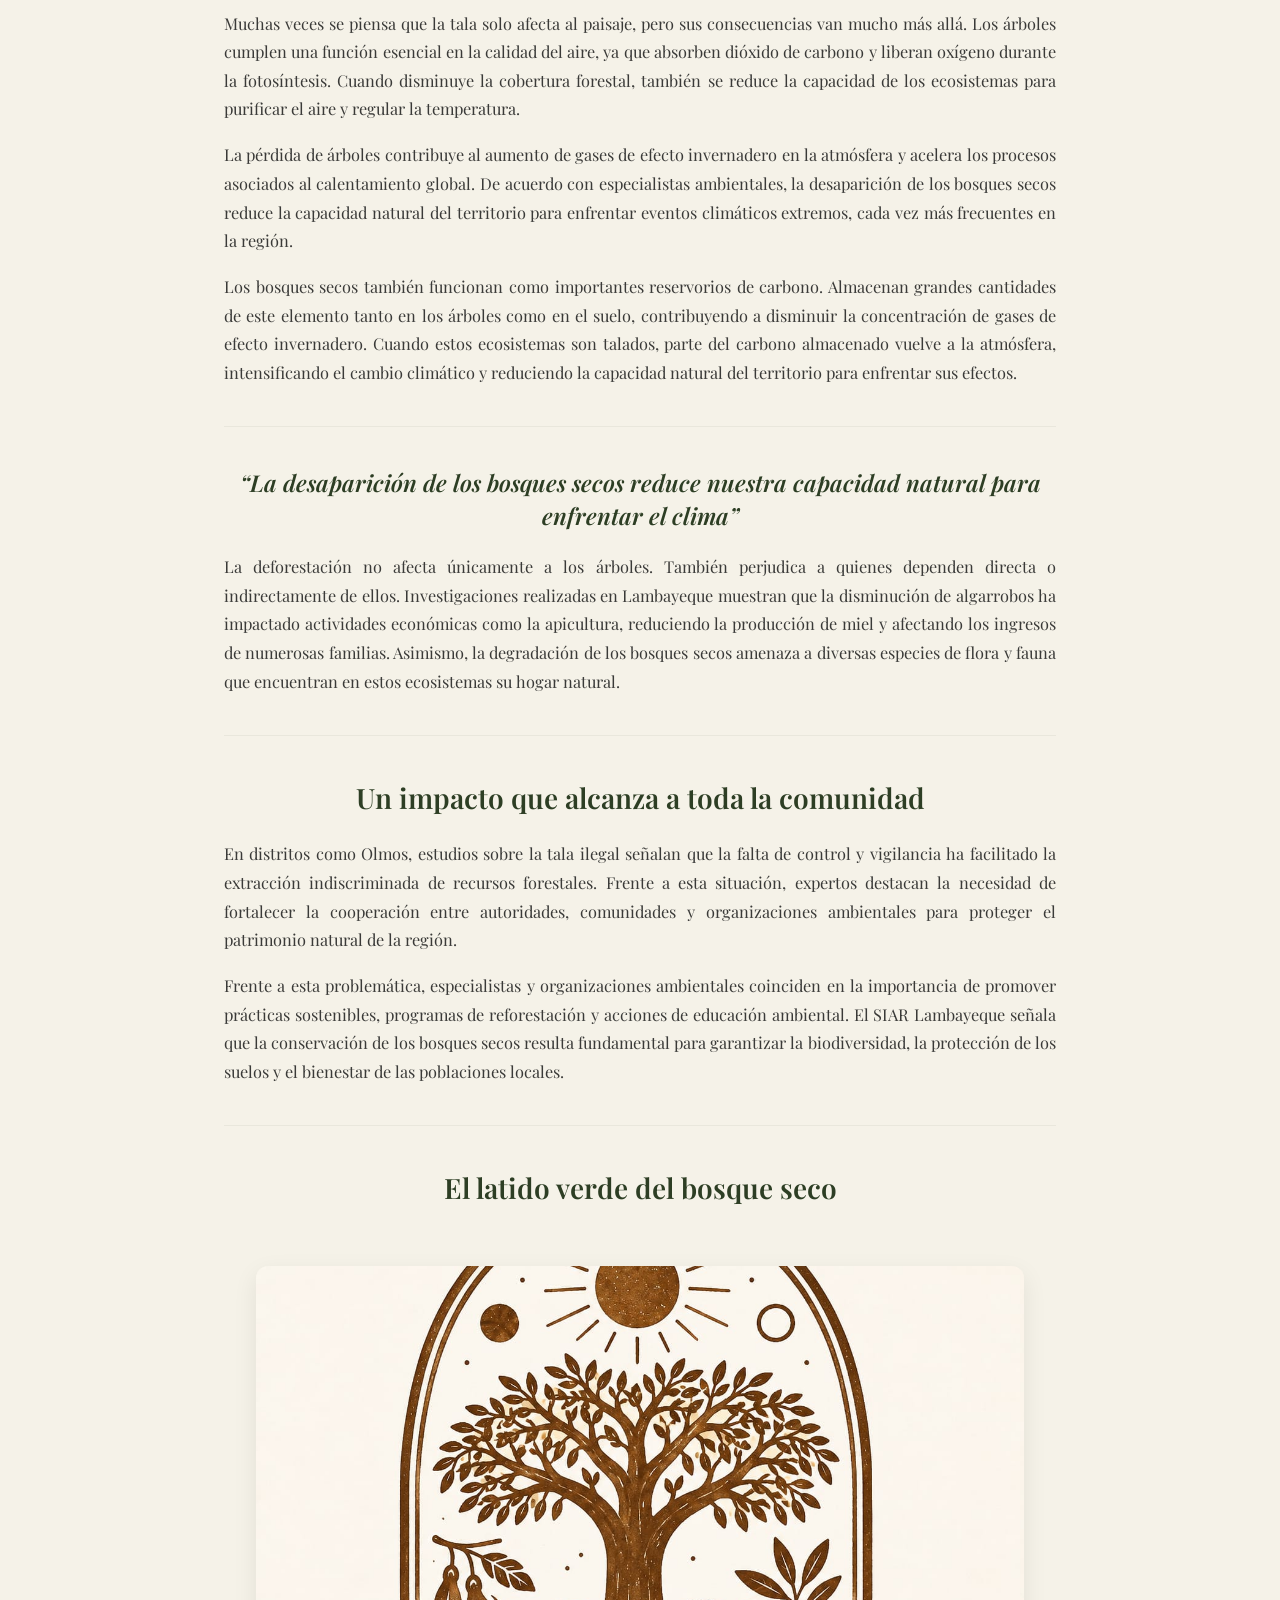
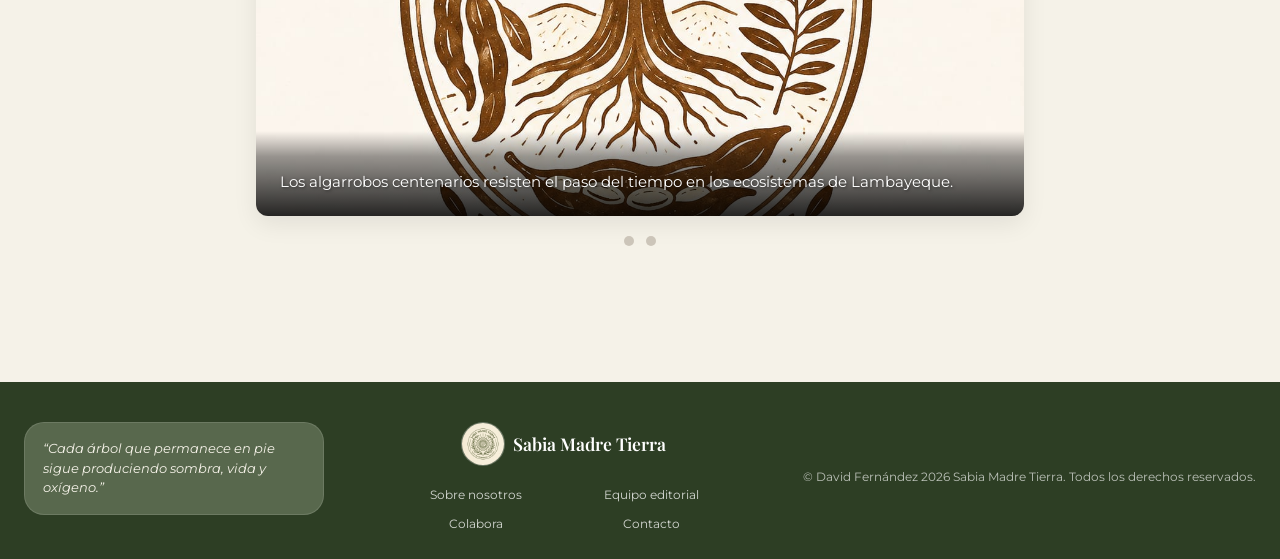
<file: aire.html>
<!DOCTYPE html>
<html lang="es">
<head>
  <meta charset="UTF-8" />
  <meta name="viewport" content="width=device-width, initial-scale=1.0" />
  <title>Tierra — Sabia Madre Tierra</title>
  <link rel="preconnect" href="https://fonts.googleapis.com" />
  <link rel="preconnect" href="https://fonts.gstatic.com" crossorigin />
  <link href="https://fonts.googleapis.com/css2?family=Dancing+Script:wght@500;600&family=Montserrat:wght@400;500;600;700&family=Playfair+Display:ital,wght@0,500;0,600;0,700;1,500;1,600&display=swap" rel="stylesheet" />
  <link rel="stylesheet" href="styles.css" />
  <link rel="icon" type="image/png" href="/imagenes/logo1.jpeg" />
</head>
<body>
  <header class="site-header">
    <div class="header-inner">
      <a href="index.html" class="brand" aria-label="Inicio Sabia Madre Tierra">
        <span class="brand-emblem" aria-hidden="true">
          <img src="imagenes/logo1.jpeg" alt="" class="brand-logo-img" width="56" height="56" decoding="async" />
        </span>
        <span class="brand-text">
          <span class="brand-name">Sabia Madre Tierra</span>
          <span class="brand-tag">REVISTA JUVENIL · CONCIENCIA · ACCIÓN</span>
        </span>
      </a>
      <div class="header-actions">
        <button type="button" class="icon-btn search-btn" aria-label="Buscar">
          <svg width="22" height="22" viewBox="0 0 24 24" fill="none" stroke="currentColor" stroke-width="2" stroke-linecap="round">
            <circle cx="11" cy="11" r="7"/>
            <path d="M20 20l-4-4"/>
          </svg>
        </button>
        <a href="index.html#comunidad" class="btn btn-primary btn-pill header-cta">ÚNETE</a>
      </div>
      <button type="button" class="nav-toggle" data-nav-toggle aria-expanded="false" aria-controls="site-nav" aria-label="Abrir menú">
        <span class="nav-toggle-bars" aria-hidden="true">
          <span class="nav-toggle-bar"></span>
          <span class="nav-toggle-bar"></span>
          <span class="nav-toggle-bar"></span>
        </span>
      </button>
    </div>
    <nav class="main-nav" id="site-nav" aria-label="Principal">
      <ul class="nav-list">
        <li><a href="index.html">Inicio</a></li>
        <li><a href="agua.html">Agua</a></li>
        <li><a href="tierra.html">Tierra</a></li>
        <li><a href="aire.html" class="is-active" aria-current="page">Aire</a></li>
        <li><a href="clima.html">Ancestros</a></li>
        <li><a href="index.html#audiovisuales">Audiovisuales</a></li>
        <li><a href="sobre-nosotros.html">Somos conciencia</a></li>
        <li class="nav-item-cta"><a href="index.html#comunidad" class="nav-cta">Únete</a></li>
      </ul>
    </nav>
    <button type="button" class="nav-backdrop" data-nav-close hidden aria-label="Cerrar menú"></button>
  </header>

  <main class="page-article page-article--tierra">
    <article class="cronica-article">
      <header class="cronica-header">
        <p class="cronica-kicker">Crónica</p>
        <h1 class="cronica-title">Raíces que sostienen <em>el futuro</em></h1>
        <p class="cronica-byline">Por: David Fernández</p>
        <div class="cronica-ornament" aria-hidden="true">
          <span class="cronica-ornament-line"></span>
          <span class="cronica-ornament-diamond"></span>
          <span class="cronica-ornament-line"></span>
        </div>
      </header>

      <div class="cronica-intro-grid">
        <aside class="cronica-aside cronica-aside--left">
          <figure class="cronica-figure">
            <img
              src="imagenes/agua-image.jpeg"
              alt="Algarrobo centenario resistiendo en el paisaje árido de Lambayeque"
              width="350"
              height="500"
              loading="eager"
              decoding="async"
            />
          </figure>
          <blockquote class="cronica-pull-quote">
            <span class="cronica-quote-mark" aria-hidden="true">“</span>
            <p>Raíces que alimentan la vida.</p>
            <cite>— Sabiduría Comunitaria</cite>
          </blockquote>
          <div class="cronica-botanical-deco" aria-hidden="true">
            <svg viewBox="0 0 120 200" width="100" height="160" fill="none" stroke="currentColor" stroke-width="1.2" opacity="0.35">
              <path d="M60 180 C40 140 20 100 35 60 C45 35 60 20 60 8"/>
              <path d="M60 120 C75 100 95 75 88 50"/>
              <path d="M60 100 C42 85 28 65 32 45"/>
              <ellipse cx="88" cy="48" rx="8" ry="14" transform="rotate(-25 88 48)"/>
              <ellipse cx="32" cy="44" rx="7" ry="12" transform="rotate(20 32 44)"/>
              <path d="M48 165 L52 130 L46 130 Z"/>
              <circle cx="52" cy="128" r="6"/>
            </svg>
          </div>
        </aside>

        <div class="cronica-main-col">
          <p>Bajo el intenso sol de Lambayeque, donde durante siglos los algarrobos han formado parte del paisaje y de la vida de las comunidades, hoy comienza a notarse una ausencia difícil de ignorar. En muchos sectores de la región, árboles que tardaron décadas en crecer han desaparecido en cuestión de horas debido a la tala indiscriminada y la expansión de actividades humanas.</p>
          <div class="cronica-ornament cronica-ornament--inline" aria-hidden="true">
            <span class="cronica-ornament-line"></span>
            <span class="cronica-ornament-diamond"></span>
            <span class="cronica-ornament-line"></span>
          </div>
          <p>El algarrobo no es un árbol cualquiera. Sus profundas raíces le permiten sobrevivir en zonas áridas, brindando sombra, alimento y refugio a numerosas especies. Además, forma parte de los bosques secos, ecosistemas característicos de la costa norte peruana que poseen una enorme importancia ecológica y cultural. Según el Sistema de Información Ambiental Regional (SIAR) de Lambayeque, estos bosques constituyen uno de los ecosistemas más valiosos de la región debido a su biodiversidad y a los servicios ambientales que ofrecen a las comunidades.</p>
        </div>

        <aside class="cronica-aside cronica-aside--right" id="botiquin">
          <div class="cronica-aside-icon" aria-hidden="true">
            <svg viewBox="0 0 32 32" width="28" height="28" fill="none" stroke="currentColor" stroke-width="1.5">
              <circle cx="16" cy="16" r="6"/>
              <path d="M16 2v4M16 26v4M2 16h4M26 16h4M5.5 5.5l2.8 2.8M23.7 23.7l2.8 2.8M5.5 26.5l2.8-2.8M23.7 8.3l2.8-2.8"/>
            </svg>
          </div>
          <h2 class="cronica-aside-title">El valor del bosque seco</h2>
          <p>Además de su importancia ecológica, el algarrobo desempeña un papel fundamental en la protección del suelo.</p>
          <p>Sus profundas raíces ayudan a fijar la tierra y a reducir los procesos de erosión y desertificación en el norte del Perú.</p>
          <p>Sin embargo, la expansión agrícola de las últimas décadas ha acelerado la desaparición de estos bosques.</p>
          <a href="#bosque-seco-biodiverso" class="btn btn-earth btn-pill cronica-cta">
            <span>Conoce el ecosistema</span>
            <svg width="16" height="16" viewBox="0 0 24 24" fill="none" stroke="currentColor" stroke-width="2" aria-hidden="true">
              <path d="M12 3C8 8 4 12 4 16c0 4 3.5 6 8 6s8-2 8-6c0-4-4-8-8-13z"/>
            </svg>
          </a>
        </aside>
      </div>

      <div class="cronica-body">
        <section class="cronica-section" id="bosque-seco-biodiverso" aria-labelledby="vivero-heading">
          <h2 id="vivero-heading" class="cronica-section-title">El rol vital del algarrobo y la amenaza de la tala</h2>
          <p>Durante generaciones, el algarrobo ha proporcionado múltiples beneficios. Sus frutos sirven como alimento para animales y personas, mientras que sus hojas y ramas contribuyen al mantenimiento de la biodiversidad. También ayuda a conservar la humedad del suelo, reducir la erosión y capturar carbono de la atmósfera, desempeñando un papel importante en la mitigación del cambio climático.</p>
          <p>Sin embargo, en las últimas décadas, la tala para la producción de leña y carbón vegetal ha reducido considerablemente la presencia de estos árboles en diversas zonas de Lambayeque. Estudios sobre la deforestación del algarrobo indican que esta práctica ha provocado una disminución progresiva de los bosques secos, afectando el equilibrio ecológico de la región. Incluso las autoridades han intervenido en diversos casos de tala ilegal y carbonización de algarrobos dentro de áreas forestales protegidas.</p>
        </section>

        <section class="cronica-section" aria-labelledby="cuidado-heading">
          <h2 id="cuidado-heading" class="cronica-section-title">El aire que respiramos también depende de los árboles</h2>
          <p>Muchas veces se piensa que la tala solo afecta al paisaje, pero sus consecuencias van mucho más allá. Los árboles cumplen una función esencial en la calidad del aire, ya que absorben dióxido de carbono y liberan oxígeno durante la fotosíntesis. Cuando disminuye la cobertura forestal, también se reduce la capacidad de los ecosistemas para purificar el aire y regular la temperatura.</p>
          <p>La pérdida de árboles contribuye al aumento de gases de efecto invernadero en la atmósfera y acelera los procesos asociados al calentamiento global. De acuerdo con especialistas ambientales, la desaparición de los bosques secos reduce la capacidad natural del territorio para enfrentar eventos climáticos extremos, cada vez más frecuentes en la región.</p>
          <p>Los bosques secos también funcionan como importantes reservorios de carbono. Almacenan grandes cantidades de este elemento tanto en los árboles como en el suelo, contribuyendo a disminuir la concentración de gases de efecto invernadero. Cuando estos ecosistemas son talados, parte del carbono almacenado vuelve a la atmósfera, intensificando el cambio climático y reduciendo la capacidad natural del territorio para enfrentar sus efectos.</p>
        </section>

        <section class="cronica-section" aria-labelledby="memoria-heading">
          <h2 id="memoria-heading" class="cronica-quote-heading">“La desaparición de los bosques secos reduce nuestra capacidad natural para enfrentar el clima”</h2>
          <p>La deforestación no afecta únicamente a los árboles. También perjudica a quienes dependen directa o indirectamente de ellos. Investigaciones realizadas en Lambayeque muestran que la disminución de algarrobos ha impactado actividades económicas como la apicultura, reduciendo la producción de miel y afectando los ingresos de numerosas familias. Asimismo, la degradación de los bosques secos amenaza a diversas especies de flora y fauna que encuentran en estos ecosistemas su hogar natural.</p>
        </section>

        <section class="cronica-section" aria-labelledby="identidad-heading">
          <h2 id="identidad-heading" class="cronica-section-title">Un impacto que alcanza a toda la comunidad</h2>
          <p>En distritos como Olmos, estudios sobre la tala ilegal señalan que la falta de control y vigilancia ha facilitado la extracción indiscriminada de recursos forestales. Frente a esta situación, expertos destacan la necesidad de fortalecer la cooperación entre autoridades, comunidades y organizaciones ambientales para proteger el patrimonio natural de la región.</p>
          <p>Frente a esta problemática, especialistas y organizaciones ambientales coinciden en la importancia de promover prácticas sostenibles, programas de reforestación y acciones de educación ambiental. El SIAR Lambayeque señala que la conservación de los bosques secos resulta fundamental para garantizar la biodiversidad, la protección de los suelos y el bienestar de las poblaciones locales.</p>
        </section>

        <section class="cronica-section" aria-labelledby="vivero-fotos-heading">
          <h2 id="vivero-fotos-heading" class="cronica-section-title">El latido verde del bosque seco</h2>
          
          <!-- Carrusel de fotos integrado en la crónica -->
          <div class="cronica-carousel-container">
            <div class="cronica-carousel">
              
              <div class="cronica-carousel-item" id="slide-1">
                <img src="/imagenes/agua-image.jpeg" alt="Bosques secos de Lambayeque bajo el sol del norte peruano" loading="lazy" />
                <div class="cronica-carousel-caption">
                  <p>Los algarrobos centenarios resisten el paso del tiempo en los ecosistemas de Lambayeque.</p>
                </div>
              </div>

              <div class="cronica-carousel-item" id="slide-2">
                <img src="/imagenes/imagen-chat.png" alt="Colmenas de abejas en un bosque de algarrobos afectas por la deforestación" loading="lazy" />
                <div class="cronica-carousel-caption">
                  <p>La disminución de árboles impacta directamente en actividades sostenibles como la apicultura local.</p>
                </div>
              </div>


            </div>

            <!-- Navegación interna (Puntos indicadores) -->
            <div class="cronica-carousel-nav">
              <a href="#slide-1" aria-label="Ir a la foto 1"></a>
              <a href="#slide-2" aria-label="Ir a la foto 2"></a>
            </div>
          </div>
        </section>
      </div>
    </article>
  </main>

  <footer class="site-footer">
    <div class="footer-inner">
      <blockquote class="footer-quote">
        <span class="quote-bubble">“Cada árbol que permanece en pie sigue produciendo sombra, vida y oxígeno.”</span>
      </blockquote>
      <div class="footer-center">
        <div class="footer-brand">
          <span class="brand-emblem brand-emblem--sm" aria-hidden="true">
            <img src="imagenes/logo.png" alt="" class="brand-logo-img brand-logo-img--sm" width="44" height="44" decoding="async" />
          </span>
          <span class="footer-brand-name">Sabia Madre Tierra</span>
        </div>
        <nav class="footer-nav" aria-label="Pie de página">
          <ul>
            <li><a href="sobre-nosotros.html">Sobre nosotros</a></li>
            <li><a href="#">Equipo editorial</a></li>
            <li><a href="#">Colabora</a></li>
            <li><a href="#">Contacto</a></li>
          </ul>
        </nav>
      </div>
      <p class="footer-copy">© David Fernández 2026 Sabia Madre Tierra. Todos los derechos reservados.</p>
    </div>
  </footer>

  <script src="script.js"></script>
</body>
</html>
</file>
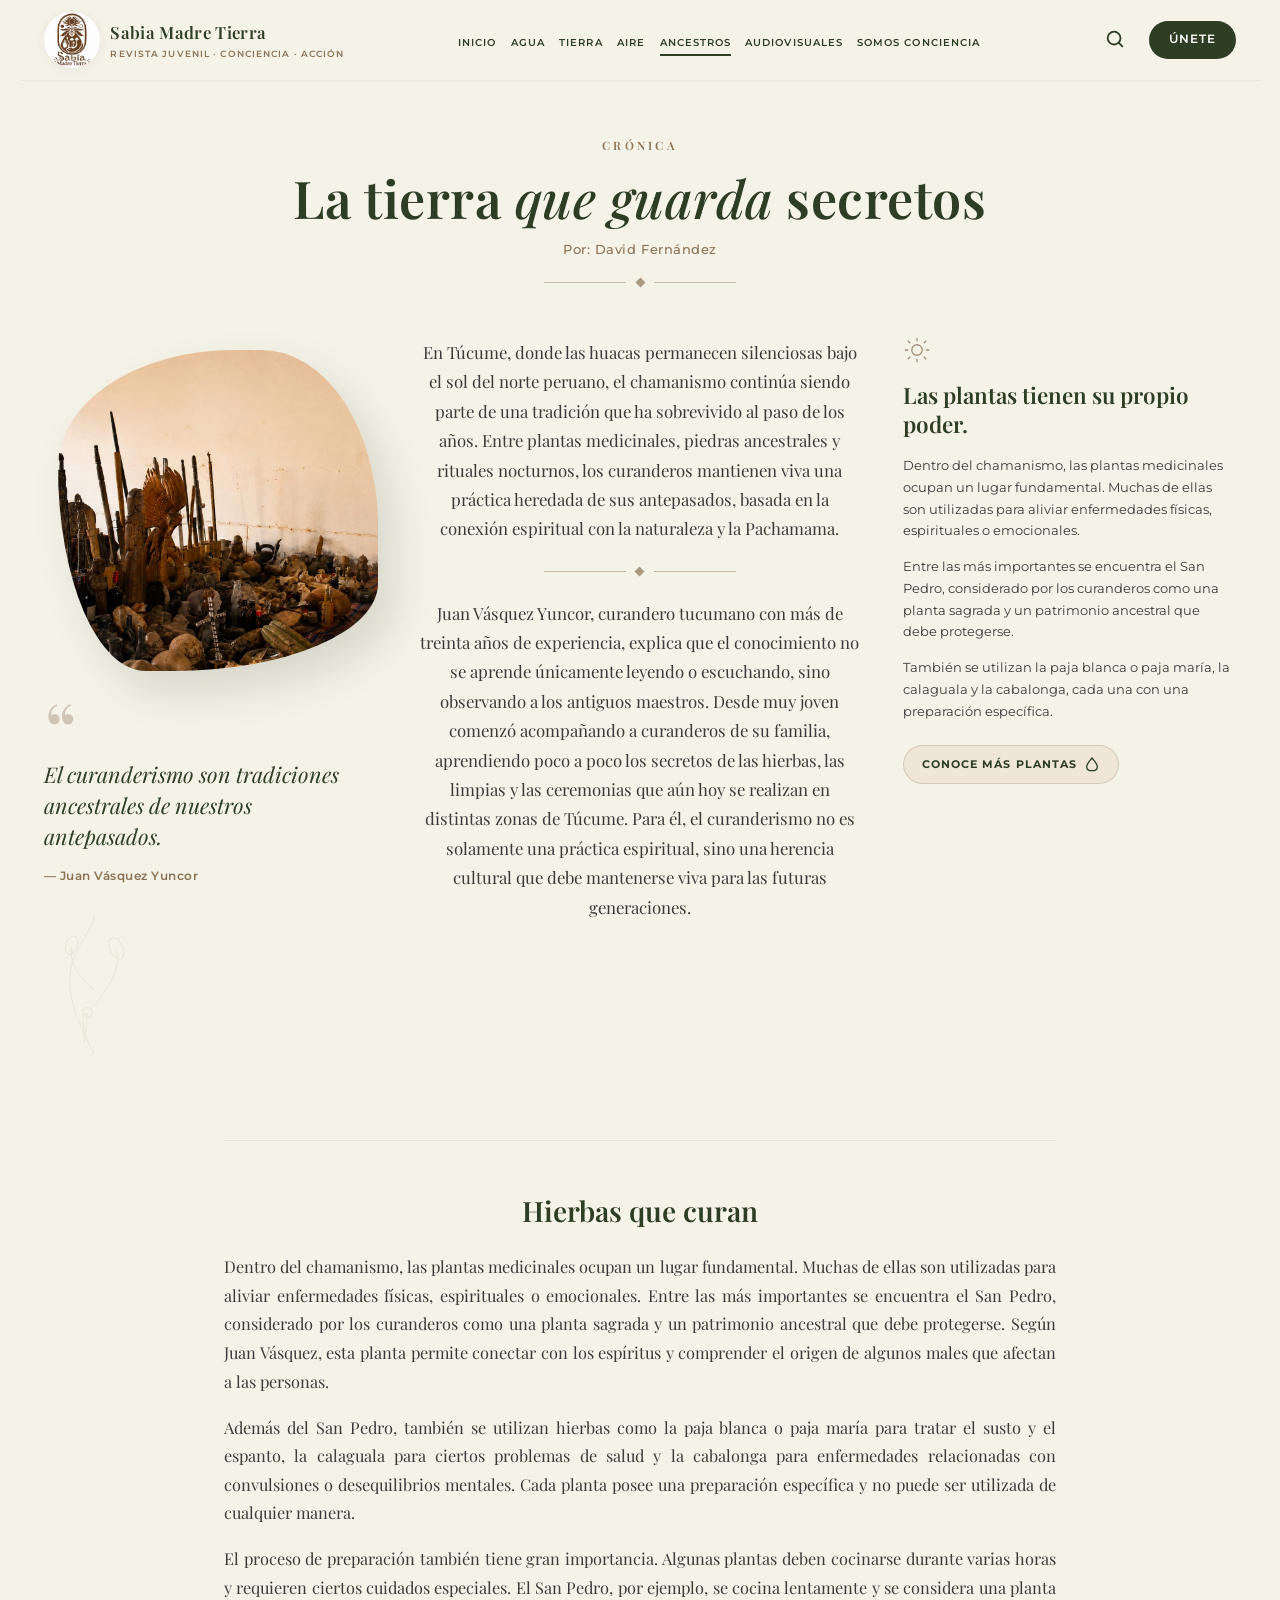
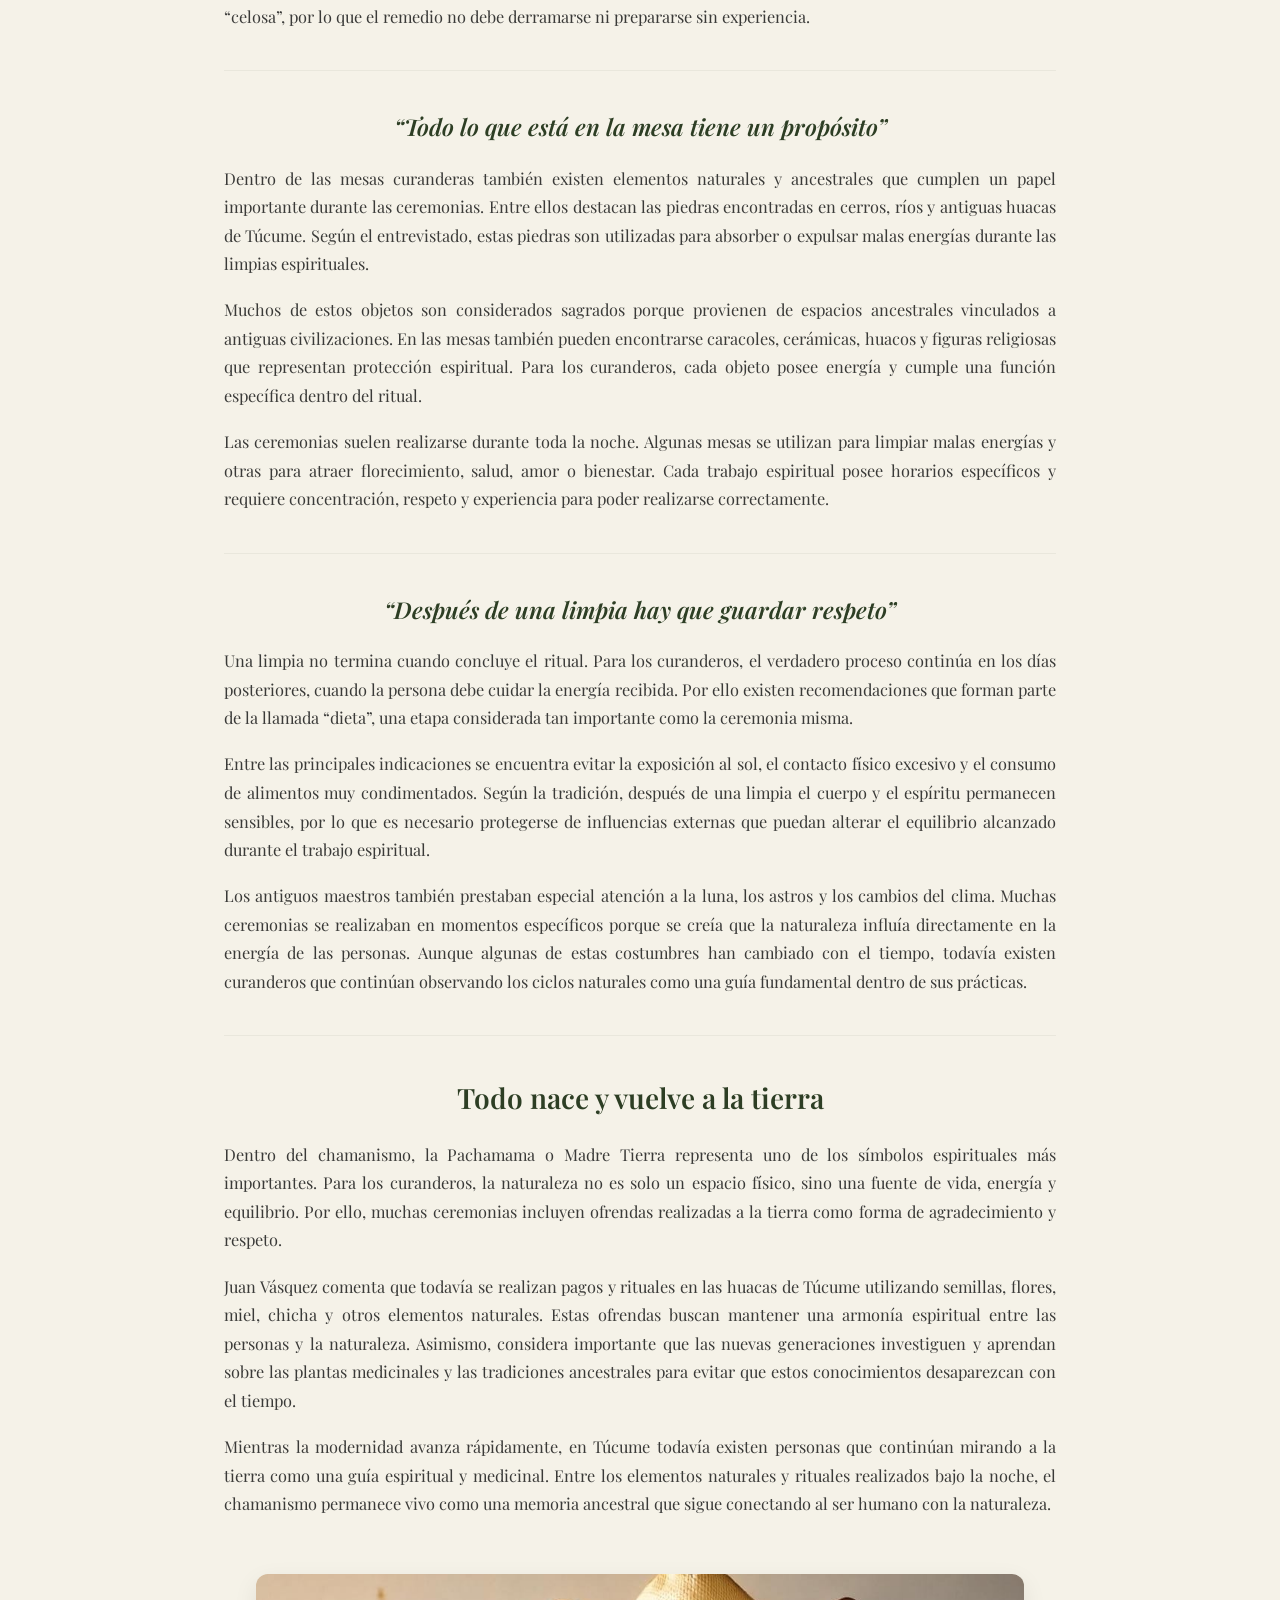
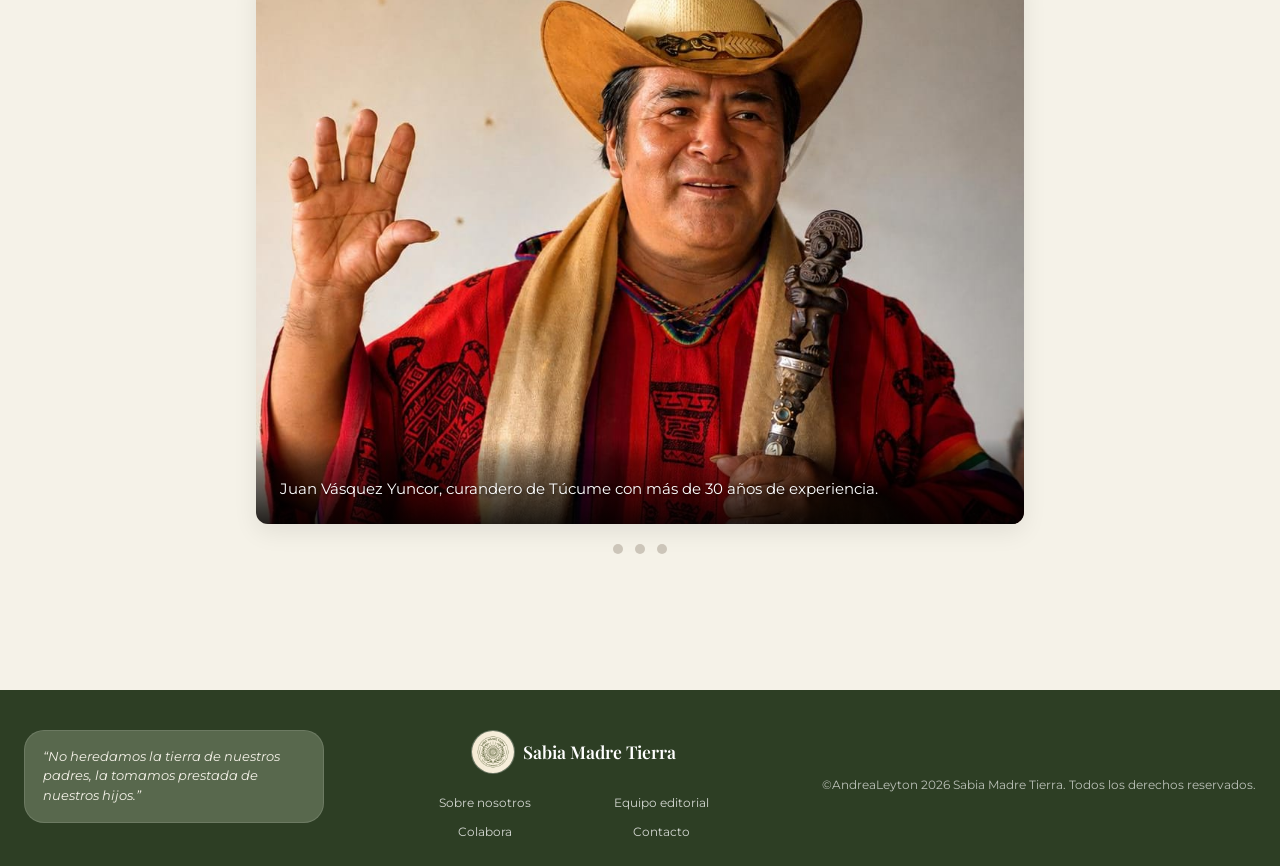
<file: clima.html>
<!DOCTYPE html>
<html lang="es">
<head>
  <meta charset="UTF-8" />
  <meta name="viewport" content="width=device-width, initial-scale=1.0" />
  <title>Clima — Sabia Madre Tierra</title>
  <link rel="preconnect" href="https://fonts.googleapis.com" />
  <link rel="preconnect" href="https://fonts.gstatic.com" crossorigin />
  <link href="https://fonts.googleapis.com/css2?family=Dancing+Script:wght@500;600&family=Montserrat:wght@400;500;600;700&family=Playfair+Display:ital,wght@0,500;0,600;0,700;1,500;1,600&display=swap" rel="stylesheet" />
  <link rel="stylesheet" href="styles.css" />
  <link rel="icon" type="image/png" href="/imagenes/logo1.jpeg" />
</head>
<body>
  <header class="site-header">
    <div class="header-inner">
      <a href="index.html" class="brand" aria-label="Inicio Sabia Madre Tierra">
        <span class="brand-emblem" aria-hidden="true">
          <img src="imagenes/logo1.jpeg" alt="" class="brand-logo-img" width="56" height="56" decoding="async" />
        </span>
        <span class="brand-text">
          <span class="brand-name">Sabia Madre Tierra</span>
          <span class="brand-tag">REVISTA JUVENIL · CONCIENCIA · ACCIÓN</span>
        </span>
      </a>
      <div class="header-actions">
        <button type="button" class="icon-btn search-btn" aria-label="Buscar">
          <svg width="22" height="22" viewBox="0 0 24 24" fill="none" stroke="currentColor" stroke-width="2" stroke-linecap="round">
            <circle cx="11" cy="11" r="7"/>
            <path d="M20 20l-4-4"/>
          </svg>
        </button>
        <a href="index.html#comunidad" class="btn btn-primary btn-pill header-cta">ÚNETE</a>
      </div>
      <button type="button" class="nav-toggle" data-nav-toggle aria-expanded="false" aria-controls="site-nav" aria-label="Abrir menú">
        <span class="nav-toggle-bars" aria-hidden="true">
          <span class="nav-toggle-bar"></span>
          <span class="nav-toggle-bar"></span>
          <span class="nav-toggle-bar"></span>
        </span>
      </button>
    </div>
    <nav class="main-nav" id="site-nav" aria-label="Principal">
      <ul class="nav-list">
        <li><a href="index.html">Inicio</a></li>
        <li><a href="agua.html">Agua</a></li>
        <li><a href="tierra.html">Tierra</a></li>
        <li><a href="aire.html">Aire</a></li>
        <li><a href="clima.html" class="is-active" aria-current="page">Ancestros</a></li>
        <li><a href="index.html#audiovisuales">Audiovisuales</a></li>
        <li><a href="sobre-nosotros.html">Somos conciencia</a></li>
        <li class="nav-item-cta"><a href="index.html#comunidad" class="nav-cta">Únete</a></li>
      </ul>
    </nav>
    <button type="button" class="nav-backdrop" data-nav-close hidden aria-label="Cerrar menú"></button>
  </header>

  <main class="page-article page-article--tierra">
    <article class="cronica-article">
      <header class="cronica-header">
        <p class="cronica-kicker">Crónica</p>
        <h1 class="cronica-title">La tierra <em>que guarda</em> secretos</h1>
        <p class="cronica-byline">Por: David Fernández</p>
        <div class="cronica-ornament" aria-hidden="true">
          <span class="cronica-ornament-line"></span>
          <span class="cronica-ornament-diamond"></span>
          <span class="cronica-ornament-line"></span>
        </div>
      </header>

      <div class="cronica-intro-grid">
        <aside class="cronica-aside cronica-aside--left">
          <figure class="cronica-figure">
            <img
              src="imagenes/cronica-david.jpeg"
              alt="Vela encendida junto a hierbas secas sobre una mesa de madera"
              width="350"
              height="500"
              loading="eager"
              decoding="async"
            />
          </figure>
          <blockquote class="cronica-pull-quote">
            <span class="cronica-quote-mark" aria-hidden="true">“</span>
            <p>El curanderismo son tradiciones ancestrales de nuestros antepasados.</p>
            <cite>— Juan Vásquez Yuncor</cite>
          </blockquote>
          <div class="cronica-botanical-deco" aria-hidden="true">
            <svg viewBox="0 0 120 200" width="100" height="160" fill="none" stroke="currentColor" stroke-width="1.2" opacity="0.35">
              <path d="M60 180 C40 140 20 100 35 60 C45 35 60 20 60 8"/>
              <path d="M60 120 C75 100 95 75 88 50"/>
              <path d="M60 100 C42 85 28 65 32 45"/>
              <ellipse cx="88" cy="48" rx="8" ry="14" transform="rotate(-25 88 48)"/>
              <ellipse cx="32" cy="44" rx="7" ry="12" transform="rotate(20 32 44)"/>
              <path d="M48 165 L52 130 L46 130 Z"/>
              <circle cx="52" cy="128" r="6"/>
            </svg>
          </div>
        </aside>

        <div class="cronica-main-col">
          <p>En Túcume, donde las huacas permanecen silenciosas bajo el sol del norte peruano, el chamanismo continúa siendo parte de una tradición que ha sobrevivido al paso de los años. Entre plantas medicinales, piedras ancestrales y rituales nocturnos, los curanderos mantienen viva una práctica heredada de sus antepasados, basada en la conexión espiritual con la naturaleza y la Pachamama.</p>
          <div class="cronica-ornament cronica-ornament--inline" aria-hidden="true">
            <span class="cronica-ornament-line"></span>
            <span class="cronica-ornament-diamond"></span>
            <span class="cronica-ornament-line"></span>
          </div>
          <p>Juan Vásquez Yuncor, curandero tucumano con más de treinta años de experiencia, explica que el conocimiento no se aprende únicamente leyendo o escuchando, sino observando a los antiguos maestros. Desde muy joven comenzó acompañando a curanderos de su familia, aprendiendo poco a poco los secretos de las hierbas, las limpias y las ceremonias que aún hoy se realizan en distintas zonas de Túcume. Para él, el curanderismo no es solamente una práctica espiritual, sino una herencia cultural que debe mantenerse viva para las futuras generaciones.</p>
        </div>

        <aside class="cronica-aside cronica-aside--right" id="hierbas">
          <div class="cronica-aside-icon" aria-hidden="true">
            <svg viewBox="0 0 32 32" width="28" height="28" fill="none" stroke="currentColor" stroke-width="1.5">
              <circle cx="16" cy="16" r="6"/>
              <path d="M16 2v4M16 26v4M2 16h4M26 16h4M5.5 5.5l2.8 2.8M23.7 23.7l2.8 2.8M5.5 26.5l2.8-2.8M23.7 8.3l2.8-2.8"/>
            </svg>
          </div>
          <h2 class="cronica-aside-title">Las plantas tienen su propio poder.</h2>
          <p>Dentro del chamanismo, las plantas medicinales ocupan un lugar fundamental. Muchas de ellas son utilizadas para aliviar enfermedades físicas, espirituales o emocionales.</p>
          <p>Entre las más importantes se encuentra el San Pedro, considerado por los curanderos como una planta sagrada y un patrimonio ancestral que debe protegerse.</p>
          <p>También se utilizan la paja blanca o paja maría, la calaguala y la cabalonga, cada una con una preparación específica.</p>
          <a href="#hierbas-completo" class="btn btn-earth btn-pill cronica-cta">
            <span>Conoce más plantas</span>
            <svg width="16" height="16" viewBox="0 0 24 24" fill="none" stroke="currentColor" stroke-width="2" aria-hidden="true">
              <path d="M12 3C8 8 4 12 4 16c0 4 3.5 6 8 6s8-2 8-6c0-4-4-8-8-13z"/>
            </svg>
          </a>
        </aside>
      </div>

      <div class="cronica-body">
        <section class="cronica-section" id="hierbas-completo" aria-labelledby="hierbas-heading">
          <h2 id="hierbas-heading" class="cronica-section-title">Hierbas que curan</h2>
          <p>Dentro del chamanismo, las plantas medicinales ocupan un lugar fundamental. Muchas de ellas son utilizadas para aliviar enfermedades físicas, espirituales o emocionales. Entre las más importantes se encuentra el San Pedro, considerado por los curanderos como una planta sagrada y un patrimonio ancestral que debe protegerse. Según Juan Vásquez, esta planta permite conectar con los espíritus y comprender el origen de algunos males que afectan a las personas.</p>
          <p>Además del San Pedro, también se utilizan hierbas como la paja blanca o paja maría para tratar el susto y el espanto, la calaguala para ciertos problemas de salud y la cabalonga para enfermedades relacionadas con convulsiones o desequilibrios mentales. Cada planta posee una preparación específica y no puede ser utilizada de cualquier manera.</p>
          <p>El proceso de preparación también tiene gran importancia. Algunas plantas deben cocinarse durante varias horas y requieren ciertos cuidados especiales. El San Pedro, por ejemplo, se cocina lentamente y se considera una planta “celosa”, por lo que el remedio no debe derramarse ni prepararse sin experiencia.</p>
        </section>

        <section class="cronica-section" aria-labelledby="mesa-heading">
          <h2 id="mesa-heading" class="cronica-quote-heading">“Todo lo que está en la mesa tiene un propósito”</h2>
          <p>Dentro de las mesas curanderas también existen elementos naturales y ancestrales que cumplen un papel importante durante las ceremonias. Entre ellos destacan las piedras encontradas en cerros, ríos y antiguas huacas de Túcume. Según el entrevistado, estas piedras son utilizadas para absorber o expulsar malas energías durante las limpias espirituales.</p>
          <p>Muchos de estos objetos son considerados sagrados porque provienen de espacios ancestrales vinculados a antiguas civilizaciones. En las mesas también pueden encontrarse caracoles, cerámicas, huacos y figuras religiosas que representan protección espiritual. Para los curanderos, cada objeto posee energía y cumple una función específica dentro del ritual.</p>
          <p>Las ceremonias suelen realizarse durante toda la noche. Algunas mesas se utilizan para limpiar malas energías y otras para atraer florecimiento, salud, amor o bienestar. Cada trabajo espiritual posee horarios específicos y requiere concentración, respeto y experiencia para poder realizarse correctamente.</p>
        </section>

        <section class="cronica-section" aria-labelledby="limpia-heading">
          <h2 id="limpia-heading" class="cronica-quote-heading">“Después de una limpia hay que guardar respeto”</h2>
          <p>Una limpia no termina cuando concluye el ritual. Para los curanderos, el verdadero proceso continúa en los días posteriores, cuando la persona debe cuidar la energía recibida. Por ello existen recomendaciones que forman parte de la llamada “dieta”, una etapa considerada tan importante como la ceremonia misma.</p>
          <p>Entre las principales indicaciones se encuentra evitar la exposición al sol, el contacto físico excesivo y el consumo de alimentos muy condimentados. Según la tradición, después de una limpia el cuerpo y el espíritu permanecen sensibles, por lo que es necesario protegerse de influencias externas que puedan alterar el equilibrio alcanzado durante el trabajo espiritual.</p>
          <p>Los antiguos maestros también prestaban especial atención a la luna, los astros y los cambios del clima. Muchas ceremonias se realizaban en momentos específicos porque se creía que la naturaleza influía directamente en la energía de las personas. Aunque algunas de estas costumbres han cambiado con el tiempo, todavía existen curanderos que continúan observando los ciclos naturales como una guía fundamental dentro de sus prácticas.</p>
        </section>

        <section class="cronica-section" aria-labelledby="pachamama-heading">
          <h2 id="pachamama-heading" class="cronica-section-title">Todo nace y vuelve a la tierra</h2>
          <p>Dentro del chamanismo, la Pachamama o Madre Tierra representa uno de los símbolos espirituales más importantes. Para los curanderos, la naturaleza no es solo un espacio físico, sino una fuente de vida, energía y equilibrio. Por ello, muchas ceremonias incluyen ofrendas realizadas a la tierra como forma de agradecimiento y respeto.</p>
          <p>Juan Vásquez comenta que todavía se realizan pagos y rituales en las huacas de Túcume utilizando semillas, flores, miel, chicha y otros elementos naturales. Estas ofrendas buscan mantener una armonía espiritual entre las personas y la naturaleza. Asimismo, considera importante que las nuevas generaciones investiguen y aprendan sobre las plantas medicinales y las tradiciones ancestrales para evitar que estos conocimientos desaparezcan con el tiempo.</p>
          <p>Mientras la modernidad avanza rápidamente, en Túcume todavía existen personas que continúan mirando a la tierra como una guía espiritual y medicinal. Entre los elementos naturales y rituales realizados bajo la noche, el chamanismo permanece vivo como una memoria ancestral que sigue conectando al ser humano con la naturaleza.</p>
          <!-- Carrusel de fotos integrado en la crónica -->
<div class="cronica-carousel-container">
  <div class="cronica-carousel">
    
    <div class="cronica-carousel-item" id="slide-1">
      <img src="/imagenes/carrusel1_tierra.jpeg" alt="Juan Vásquez Yuncor saludando con la mano alzada portando su vara de mando ritual" loading="lazy" />
      <div class="cronica-carousel-caption">
        <p>Juan Vásquez Yuncor, curandero de Túcume con más de 30 años de experiencia.</p>
      </div>
    </div>

    <div class="cronica-carousel-item" id="slide-2">
      <img src="/imagenes/carrusel2_tierra.jpeg" alt="Curandero observando detenidamente un frasco de vidrio con plantas medicinales en maceración" loading="lazy" />
      <div class="cronica-carousel-caption">
        <p>El cuidadoso estudio y preparación de las hierbas sagradas de la zona.</p>
      </div>
    </div>

    <div class="cronica-carousel-item" id="slide-3">
      <img src="/imagenes/carrusel3_tierra.jpeg" alt="Juan Vásquez sentado junto a su mesa de sanación repleta de objetos sagrados, huacos y piedras" loading="lazy" />
      <div class="cronica-carousel-caption">
        <p>La mesa curandera armada con elementos de poder, piedras de huacas y el cactus San Pedro.</p>
      </div>
    </div>

  </div>

  <!-- Navegación interna (Puntos indicadores) -->
  <div class="cronica-carousel-nav">
    <a href="#slide-1" aria-label="Ir a la foto 1"></a>
    <a href="#slide-2" aria-label="Ir a la foto 2"></a>
    <a href="#slide-3" aria-label="Ir a la foto 3"></a>
  </div>
</div>
        </section>
      </div>
    </article>
  </main>

  <footer class="site-footer">
    <div class="footer-inner">
      <blockquote class="footer-quote">
        <span class="quote-bubble">“No heredamos la tierra de nuestros padres, la tomamos prestada de nuestros hijos.”</span>
      </blockquote>
      <div class="footer-center">
        <div class="footer-brand">
          <span class="brand-emblem brand-emblem--sm" aria-hidden="true">
            <img src="imagenes/logo.png" alt="" class="brand-logo-img brand-logo-img--sm" width="44" height="44" decoding="async" />
          </span>
          <span class="footer-brand-name">Sabia Madre Tierra</span>
        </div>
        <nav class="footer-nav" aria-label="Pie de página">
          <ul>
            <li><a href="sobre-nosotros.html">Sobre nosotros</a></li>
            <li><a href="#">Equipo editorial</a></li>
            <li><a href="#">Colabora</a></li>
            <li><a href="#">Contacto</a></li>
          </ul>
        </nav>
      </div>
      <p class="footer-copy">©AndreaLeyton 2026 Sabia Madre Tierra. Todos los derechos reservados.</p>
    </div>
  </footer>

  <script src="script.js"></script>
</body>
</html>
</file>
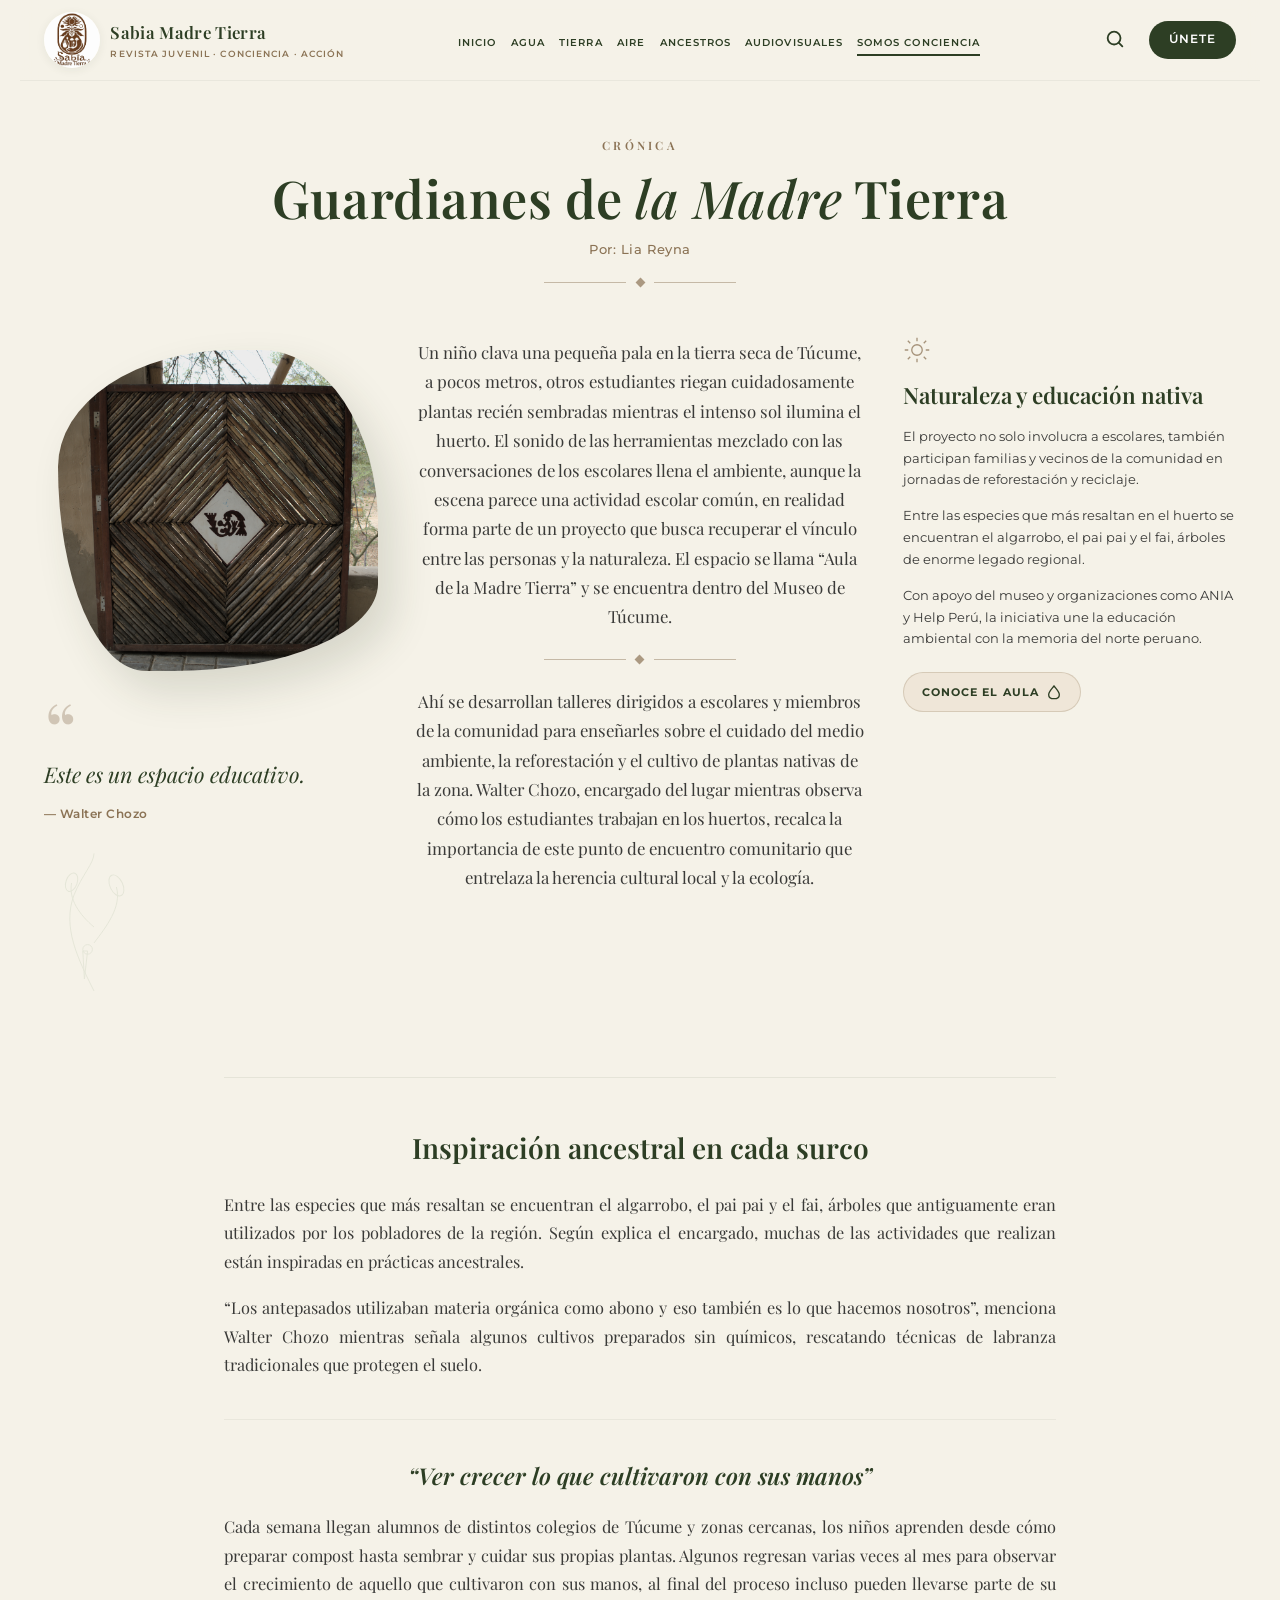
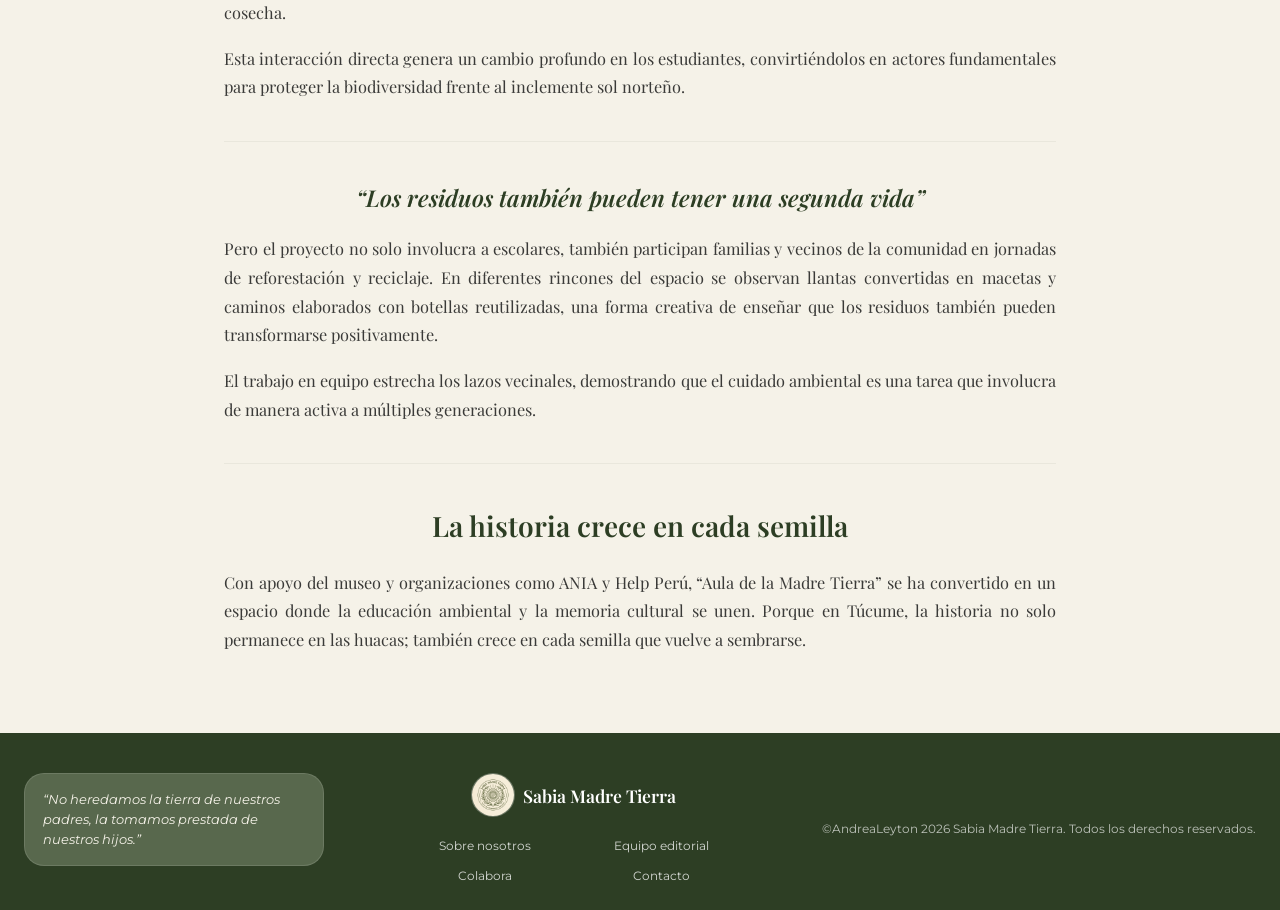
<file: sobre-nosotros.html>
<!DOCTYPE html>
<html lang="es">
<head>
  <meta charset="UTF-8" />
  <meta name="viewport" content="width=device-width, initial-scale=1.0" />
  <title>Tierra — Sabia Madre Tierra</title>
  <link rel="preconnect" href="https://fonts.googleapis.com" />
  <link rel="preconnect" href="https://fonts.gstatic.com" crossorigin />
  <link href="https://fonts.googleapis.com/css2?family=Dancing+Script:wght@500;600&family=Montserrat:wght@400;500;600;700&family=Playfair+Display:ital,wght@0,500;0,600;0,700;1,500;1,600&display=swap" rel="stylesheet" />
  <link rel="stylesheet" href="styles.css" />
  <link rel="icon" type="image/png" href="/imagenes/logo1.jpeg" />
</head>
<body>
  <header class="site-header">
    <div class="header-inner">
      <a href="index.html" class="brand" aria-label="Inicio Sabia Madre Tierra">
        <span class="brand-emblem" aria-hidden="true">
          <img src="imagenes/logo1.jpeg" alt="" class="brand-logo-img" width="56" height="56" decoding="async" />
        </span>
        <span class="brand-text">
          <span class="brand-name">Sabia Madre Tierra</span>
          <span class="brand-tag">REVISTA JUVENIL · CONCIENCIA · ACCIÓN</span>
        </span>
      </a>
      <div class="header-actions">
        <button type="button" class="icon-btn search-btn" aria-label="Buscar">
          <svg width="22" height="22" viewBox="0 0 24 24" fill="none" stroke="currentColor" stroke-width="2" stroke-linecap="round">
            <circle cx="11" cy="11" r="7"/>
            <path d="M20 20l-4-4"/>
          </svg>
        </button>
        <a href="index.html#comunidad" class="btn btn-primary btn-pill header-cta">ÚNETE</a>
      </div>
      <button type="button" class="nav-toggle" data-nav-toggle aria-expanded="false" aria-controls="site-nav" aria-label="Abrir menú">
        <span class="nav-toggle-bars" aria-hidden="true">
          <span class="nav-toggle-bar"></span>
          <span class="nav-toggle-bar"></span>
          <span class="nav-toggle-bar"></span>
        </span>
      </button>
    </div>
    <nav class="main-nav" id="site-nav" aria-label="Principal">
      <ul class="nav-list">
        <li><a href="index.html">Inicio</a></li>
        <li><a href="agua.html">Agua</a></li>
        <li><a href="tierra.html">Tierra</a></li>
        <li><a href="aire.html">Aire</a></li>
        <li><a href="clima.html">Ancestros</a></li>
        <li><a href="index.html#audiovisuales">Audiovisuales</a></li>
        <li><a class="is-active" aria-current="page" href="sobre-nosotros.html">Somos conciencia</a></li>
        <li class="nav-item-cta"><a href="index.html#comunidad" class="nav-cta">Únete</a></li>
      </ul>
    </nav>
    <button type="button" class="nav-backdrop" data-nav-close hidden aria-label="Cerrar menú"></button>
  </header>

  <main class="page-article page-article--tierra">
    <article class="cronica-article">
      <header class="cronica-header">
        <p class="cronica-kicker">Crónica</p>
        <h1 class="cronica-title">Guardianes de <em>la Madre</em> Tierra</h1>
        <p class="cronica-byline">Por: Lia Reyna</p>
        <div class="cronica-ornament" aria-hidden="true">
          <span class="cronica-ornament-line"></span>
          <span class="cronica-ornament-diamond"></span>
          <span class="cronica-ornament-line"></span>
        </div>
      </header>

      <div class="cronica-intro-grid">
        <aside class="cronica-aside cronica-aside--left">
          <figure class="cronica-figure">
            <img
              src="imagenes/cronica-lia.jpg"
              alt="Estudiantes escolares trabajando contentos en un huerto educativo bajo el sol"
              width="350"
              height="500"
              loading="eager"
              decoding="async"
            />
          </figure>
          <blockquote class="cronica-pull-quote">
            <span class="cronica-quote-mark" aria-hidden="true">“</span>
            <p>Este es un espacio educativo.</p>
            <cite>— Walter Chozo</cite>
          </blockquote>
          <div class="cronica-botanical-deco" aria-hidden="true">
            <svg viewBox="0 0 120 200" width="100" height="160" fill="none" stroke="currentColor" stroke-width="1.2" opacity="0.35">
              <path d="M60 180 C40 140 20 100 35 60 C45 35 60 20 60 8"/>
              <path d="M60 120 C75 100 95 75 88 50"/>
              <path d="M60 100 C42 85 28 65 32 45"/>
              <ellipse cx="88" cy="48" rx="8" ry="14" transform="rotate(-25 88 48)"/>
              <ellipse cx="32" cy="44" rx="7" ry="12" transform="rotate(20 32 44)"/>
              <path d="M48 165 L52 130 L46 130 Z"/>
              <circle cx="52" cy="128" r="6"/>
            </svg>
          </div>
        </aside>

        <div class="cronica-main-col">
          <p>Un niño clava una pequeña pala en la tierra seca de Túcume, a pocos metros, otros estudiantes riegan cuidadosamente plantas recién sembradas mientras el intenso sol ilumina el huerto. El sonido de las herramientas mezclado con las conversaciones de los escolares llena el ambiente, aunque la escena parece una actividad escolar común, en realidad forma parte de un proyecto que busca recuperar el vínculo entre las personas y la naturaleza. El espacio se llama “Aula de la Madre Tierra” y se encuentra dentro del Museo de Túcume.</p>
          <div class="cronica-ornament cronica-ornament--inline" aria-hidden="true">
            <span class="cronica-ornament-line"></span>
            <span class="cronica-ornament-diamond"></span>
            <span class="cronica-ornament-line"></span>
          </div>
          <p>Ahí se desarrollan talleres dirigidos a escolares y miembros de la comunidad para enseñarles sobre el cuidado del medio ambiente, la reforestación y el cultivo de plantas nativas de la zona. Walter Chozo, encargado del lugar mientras observa cómo los estudiantes trabajan en los huertos, recalca la importancia de este punto de encuentro comunitario que entrelaza la herencia cultural local y la ecología.</p>
        </div>

        <aside class="cronica-aside cronica-aside--right" id="aula-info">
          <div class="cronica-aside-icon" aria-hidden="true">
            <svg viewBox="0 0 32 32" width="28" height="28" fill="none" stroke="currentColor" stroke-width="1.5">
              <circle cx="16" cy="16" r="6"/>
              <path d="M16 2v4M16 26v4M2 16h4M26 16h4M5.5 5.5l2.8 2.8M23.7 23.7l2.8 2.8M5.5 26.5l2.8-2.8M23.7 8.3l2.8-2.8"/>
            </svg>
          </div>
          <h2 class="cronica-aside-title">Naturaleza y educación nativa</h2>
          <p>El proyecto no solo involucra a escolares, también participan familias y vecinos de la comunidad en jornadas de reforestación y reciclaje.</p>
          <p>Entre las especies que más resaltan en el huerto se encuentran el algarrobo, el pai pai y el fai, árboles de enorme legado regional.</p>
          <p>Con apoyo del museo y organizaciones como ANIA y Help Perú, la iniciativa une la educación ambiental con la memoria del norte peruano.</p>
          <a href="#huerto-completo" class="btn btn-earth btn-pill cronica-cta">
            <span>Conoce el aula</span>
            <svg width="16" height="16" viewBox="0 0 24 24" fill="none" stroke="currentColor" stroke-width="2" aria-hidden="true">
              <path d="M12 3C8 8 4 12 4 16c0 4 3.5 6 8 6s8-2 8-6c0-4-4-8-8-13z"/>
            </svg>
          </a>
        </aside>
      </div>

      <div class="cronica-body">
        <section class="cronica-section" id="huerto-completo" aria-labelledby="huerto-heading">
          <h2 id="huerto-heading" class="cronica-section-title">Inspiración ancestral en cada surco</h2>
          <p>Entre las especies que más resaltan se encuentran el algarrobo, el pai pai y el fai, árboles que antiguamente eran utilizados por los pobladores de la región. Según explica el encargado, muchas de las actividades que realizan están inspiradas en prácticas ancestrales.</p>
          <p>“Los antepasados utilizaban materia orgánica como abono y eso también es lo que hacemos nosotros”, menciona Walter Chozo mientras señala algunos cultivos preparados sin químicos, rescatando técnicas de labranza tradicionales que protegen el suelo.</p>
        </section>

        <section class="cronica-section" aria-labelledby="escolares-heading">
          <h2 id="escolares-heading" class="cronica-quote-heading">“Ver crecer lo que cultivaron con sus manos”</h2>
          <p>Cada semana llegan alumnos de distintos colegios de Túcume y zonas cercanas, los niños aprenden desde cómo preparar compost hasta sembrar y cuidar sus propias plantas. Algunos regresan varias veces al mes para observar el crecimiento de aquello que cultivaron con sus manos, al final del proceso incluso pueden llevarse parte de su cosecha.</p>
          <p>Esta interacción directa genera un cambio profundo en los estudiantes, convirtiéndolos en actores fundamentales para proteger la biodiversidad frente al inclemente sol norteño.</p>
        </section>

        <section class="cronica-section" aria-labelledby="comunidad-heading">
          <h2 id="comunidad-heading" class="cronica-quote-heading">“Los residuos también pueden tener una segunda vida”</h2>
          <p>Pero el proyecto no solo involucra a escolares, también participan familias y vecinos de la comunidad en jornadas de reforestación y reciclaje. En diferentes rincones del espacio se observan llantas convertidas en macetas y caminos elaborados con botellas reutilizadas, una forma creativa de enseñar que los residuos también pueden transformarse positivamente.</p>
          <p>El trabajo en equipo estrecha los lazos vecinales, demostrando que el cuidado ambiental es una tarea que involucra de manera activa a múltiples generaciones.</p>
        </section>

        <section class="cronica-section" aria-labelledby="semilla-heading">
          <h2 id="semilla-heading" class="cronica-section-title">La historia crece en cada semilla</h2>
          <p>Con apoyo del museo y organizaciones como ANIA y Help Perú, “Aula de la Madre Tierra” se ha convertido en un espacio donde la educación ambiental y la memoria cultural se unen. Porque en Túcume, la historia no solo permanece en las huacas; también crece en cada semilla que vuelve a sembrarse.</p>

          <!--
          <div class="cronica-carousel-container">
            <div class="cronica-carousel">
              
              <div class="cronica-carousel-item" id="slide-1">
                <img src="/imagenes/carrusel1_aula.jpeg" alt="Estudiantes escolares sembrando plantas nativas en el Aula de la Madre Tierra" loading="lazy" />
                <div class="cronica-carousel-caption">
                  <p>Estudiantes locales participando activamente en los talleres de cultivo ecológico.</p>
                </div>
              </div>

              <div class="cronica-carousel-item" id="slide-2">
                <img src="/imagenes/carrusel2_aula.jpeg" alt="Caminos del huerto decorados de forma creativa con botellas recicladas" loading="lazy" />
                <div class="cronica-carousel-caption">
                  <p>Caminos y macetas recicladas construidas de la mano con la comunidad.</p>
                </div>
              </div>

              <div class="cronica-carousel-item" id="slide-3">
                <img src="/imagenes/carrusel3_aula.jpeg" alt="Walter Chozo mostrando la preparación de compost orgánico sin aditivos químicos" loading="lazy" />
                <div class="cronica-carousel-caption">
                  <p>Walter Chozo enseñando técnicas ancestrales de fertilización orgánica en el huerto.</p>
                </div>
              </div>

            </div>

            <div class="cronica-carousel-nav">
              <a href="#slide-1" aria-label="Ir a la foto 1"></a>
              <a href="#slide-2" aria-label="Ir a la foto 2"></a>
              <a href="#slide-3" aria-label="Ir a la foto 3"></a>
            </div>
          </div>-->
        </section>
      </div>
    </article>
  </main>

  <footer class="site-footer">
    <div class="footer-inner">
      <blockquote class="footer-quote">
        <span class="quote-bubble">“No heredamos la tierra de nuestros padres, la tomamos prestada de nuestros hijos.”</span>
      </blockquote>
      <div class="footer-center">
        <div class="footer-brand">
          <span class="brand-emblem brand-emblem--sm" aria-hidden="true">
            <img src="imagenes/logo.png" alt="" class="brand-logo-img brand-logo-img--sm" width="44" height="44" decoding="async" />
          </span>
          <span class="footer-brand-name">Sabia Madre Tierra</span>
        </div>
        <nav class="footer-nav" aria-label="Pie de página">
          <ul>
            <li><a href="sobre-nosotros.html">Sobre nosotros</a></li>
            <li><a href="#">Equipo editorial</a></li>
            <li><a href="#">Colabora</a></li>
            <li><a href="#">Contacto</a></li>
          </ul>
        </nav>
      </div>
      <p class="footer-copy">©AndreaLeyton 2026 Sabia Madre Tierra. Todos los derechos reservados.</p>
    </div>
  </footer>

  <script src="script.js"></script>
</body>
</html>
</file>
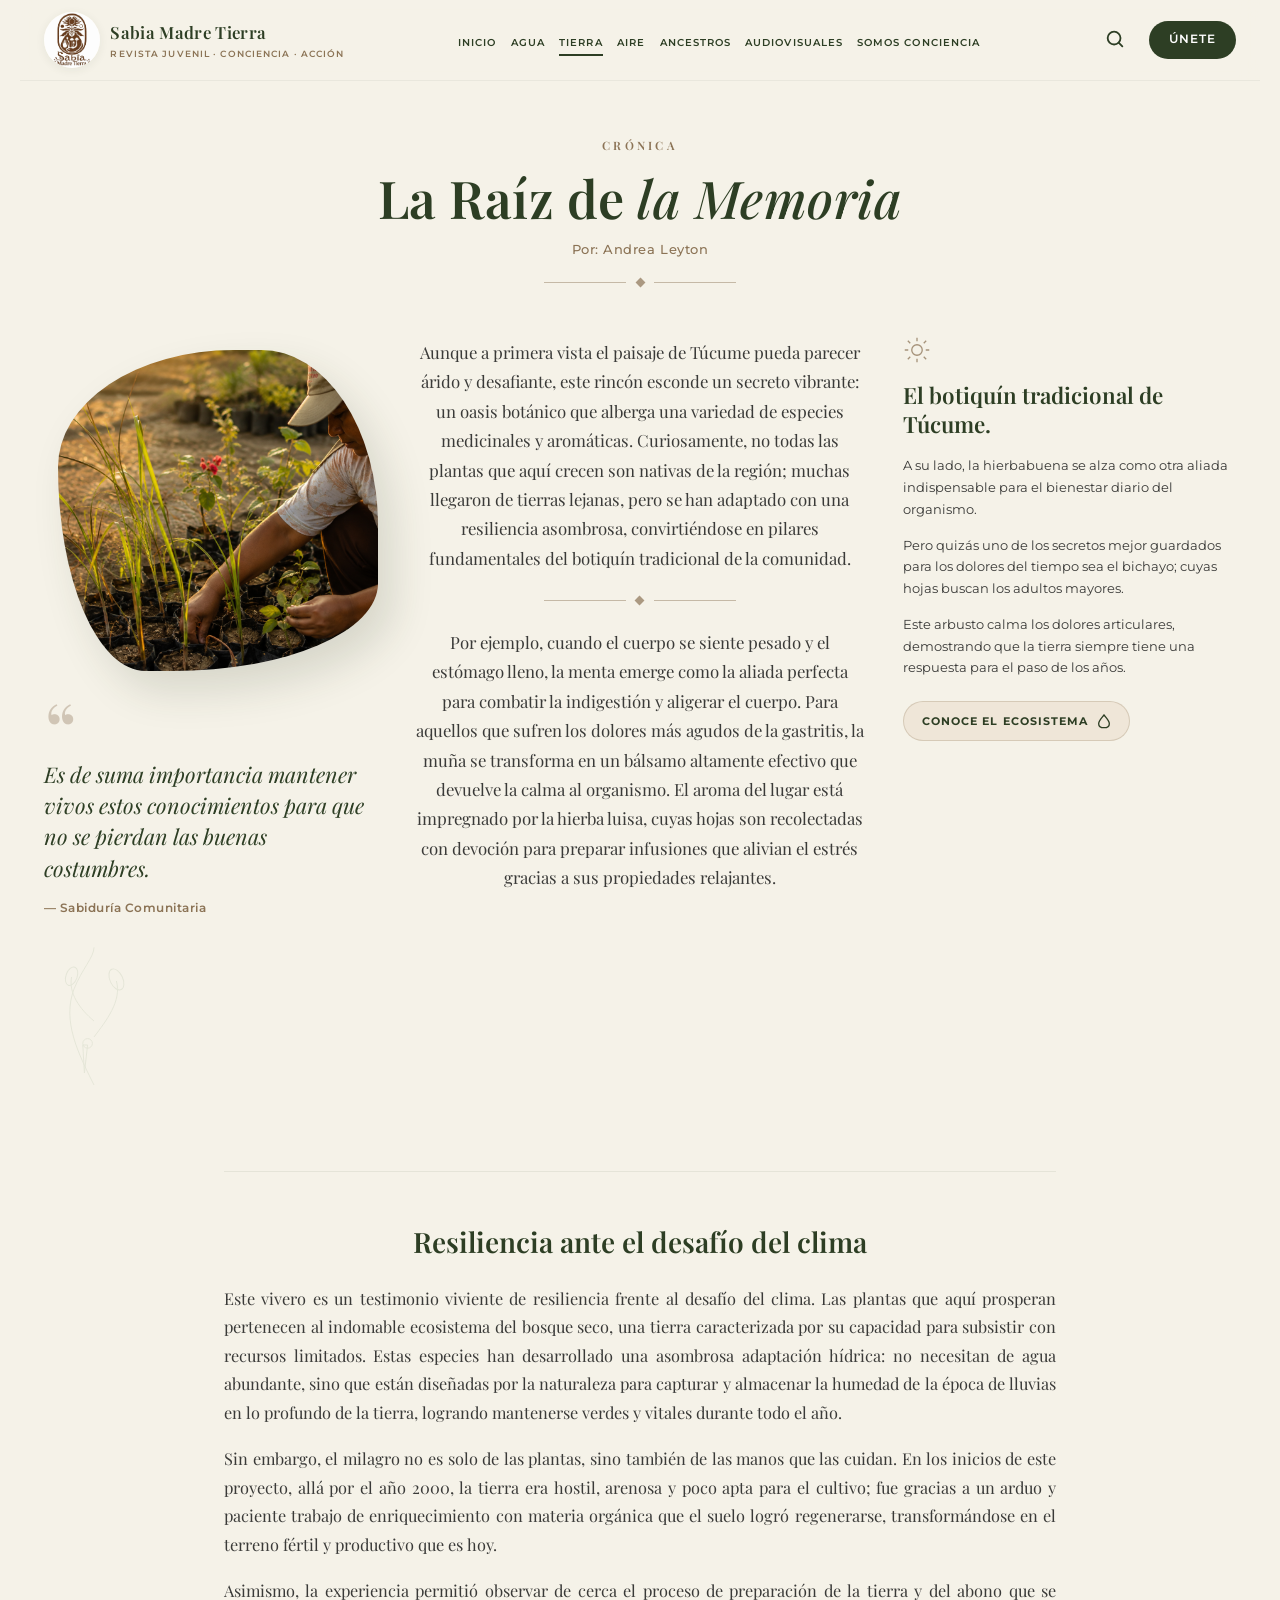
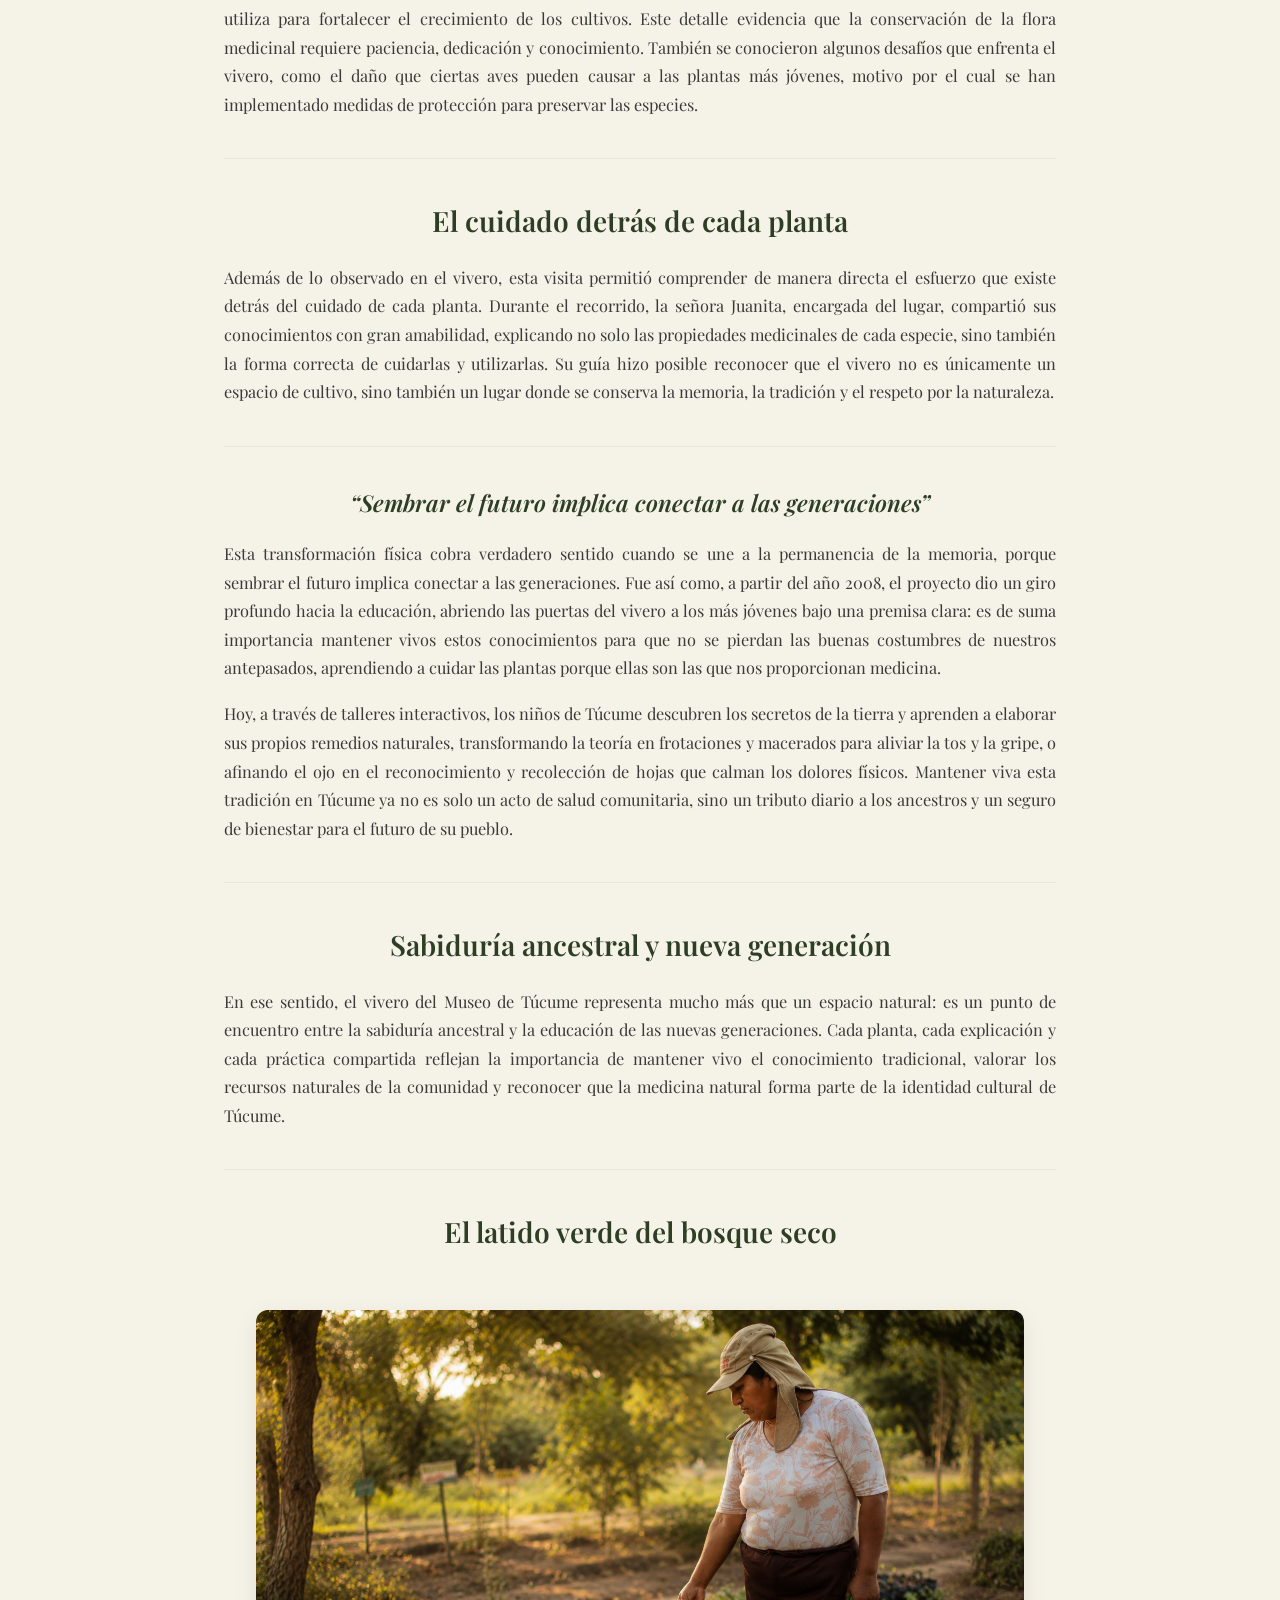
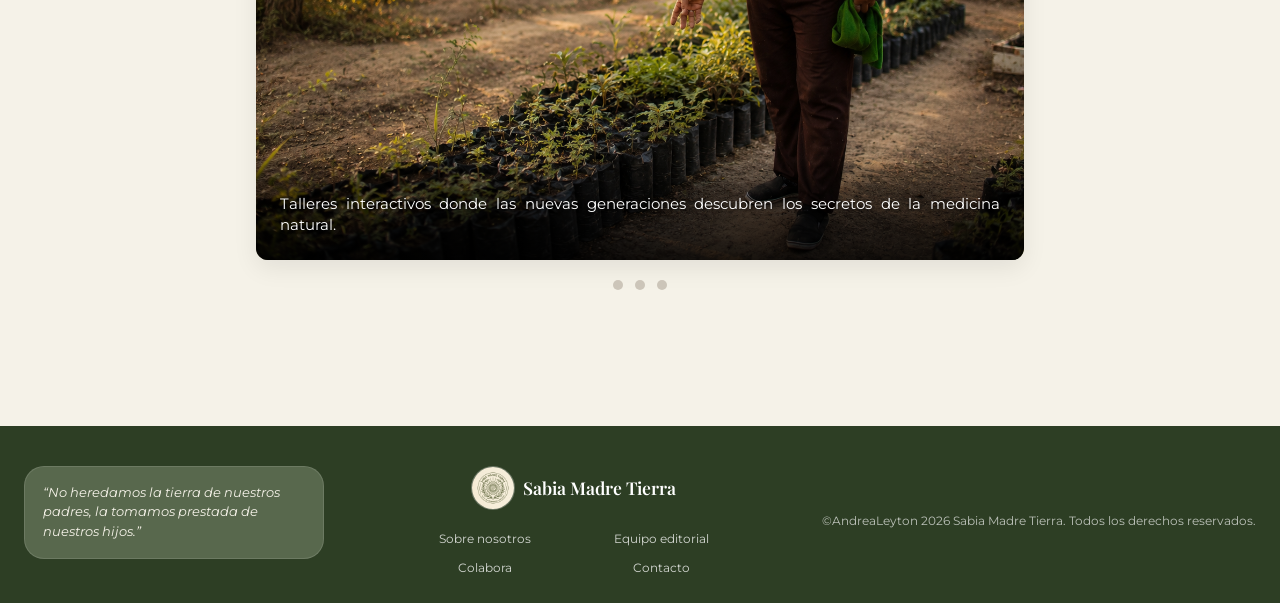
<file: tierra.html>
<!DOCTYPE html>
<html lang="es">
<head>
  <meta charset="UTF-8" />
  <meta name="viewport" content="width=device-width, initial-scale=1.0" />
  <title>Tierra — Sabia Madre Tierra</title>
  <link rel="preconnect" href="https://fonts.googleapis.com" />
  <link rel="preconnect" href="https://fonts.gstatic.com" crossorigin />
  <link href="https://fonts.googleapis.com/css2?family=Dancing+Script:wght@500;600&family=Montserrat:wght@400;500;600;700&family=Playfair+Display:ital,wght@0,500;0,600;0,700;1,500;1,600&display=swap" rel="stylesheet" />
  <link rel="stylesheet" href="styles.css" />
  <link rel="icon" type="image/png" href="/imagenes/logo1.jpeg" />
</head>
<body>
  <header class="site-header">
    <div class="header-inner">
      <a href="index.html" class="brand" aria-label="Inicio Sabia Madre Tierra">
        <span class="brand-emblem" aria-hidden="true">
          <img src="imagenes/logo1.jpeg" alt="" class="brand-logo-img" width="56" height="56" decoding="async" />
        </span>
        <span class="brand-text">
          <span class="brand-name">Sabia Madre Tierra</span>
          <span class="brand-tag">REVISTA JUVENIL · CONCIENCIA · ACCIÓN</span>
        </span>
      </a>
      <div class="header-actions">
        <button type="button" class="icon-btn search-btn" aria-label="Buscar">
          <svg width="22" height="22" viewBox="0 0 24 24" fill="none" stroke="currentColor" stroke-width="2" stroke-linecap="round">
            <circle cx="11" cy="11" r="7"/>
            <path d="M20 20l-4-4"/>
          </svg>
        </button>
        <a href="index.html#comunidad" class="btn btn-primary btn-pill header-cta">ÚNETE</a>
      </div>
      <button type="button" class="nav-toggle" data-nav-toggle aria-expanded="false" aria-controls="site-nav" aria-label="Abrir menú">
        <span class="nav-toggle-bars" aria-hidden="true">
          <span class="nav-toggle-bar"></span>
          <span class="nav-toggle-bar"></span>
          <span class="nav-toggle-bar"></span>
        </span>
      </button>
    </div>
    <nav class="main-nav" id="site-nav" aria-label="Principal">
      <ul class="nav-list">
        <li><a href="index.html">Inicio</a></li>
        <li><a href="agua.html">Agua</a></li>
        <li><a href="tierra.html" class="is-active" aria-current="page">Tierra</a></li>
        <li><a href="aire.html">Aire</a></li>
        <li><a href="clima.html">Ancestros</a></li>
        <li><a href="index.html#audiovisuales">Audiovisuales</a></li>
        <li><a href="sobre-nosotros.html">Somos conciencia</a></li>
        <li class="nav-item-cta"><a href="index.html#comunidad" class="nav-cta">Únete</a></li>
      </ul>
    </nav>
    <button type="button" class="nav-backdrop" data-nav-close hidden aria-label="Cerrar menú"></button>
  </header>

  <main class="page-article page-article--tierra">
    <article class="cronica-article">
      <header class="cronica-header">
        <p class="cronica-kicker">Crónica</p>
        <h1 class="cronica-title">La Raíz de <em>la Memoria</em></h1>
        <p class="cronica-byline">Por: Andrea Leyton</p>
        <div class="cronica-ornament" aria-hidden="true">
          <span class="cronica-ornament-line"></span>
          <span class="cronica-ornament-diamond"></span>
          <span class="cronica-ornament-line"></span>
        </div>
      </header>

      <div class="cronica-intro-grid">
        <aside class="cronica-aside cronica-aside--left">
          <figure class="cronica-figure">
            <img
              src="imagenes/imagen-chat.png"
              alt="Manos cultivando brotes verdes en la tierra del bosque seco"
              width="350"
              height="500"
              loading="eager"
              decoding="async"
            />
          </figure>
          <blockquote class="cronica-pull-quote">
            <span class="cronica-quote-mark" aria-hidden="true">“</span>
            <p>Es de suma importancia mantener vivos estos conocimientos para que no se pierdan las buenas costumbres.</p>
            <cite>— Sabiduría Comunitaria</cite>
          </blockquote>
          <div class="cronica-botanical-deco" aria-hidden="true">
            <svg viewBox="0 0 120 200" width="100" height="160" fill="none" stroke="currentColor" stroke-width="1.2" opacity="0.35">
              <path d="M60 180 C40 140 20 100 35 60 C45 35 60 20 60 8"/>
              <path d="M60 120 C75 100 95 75 88 50"/>
              <path d="M60 100 C42 85 28 65 32 45"/>
              <ellipse cx="88" cy="48" rx="8" ry="14" transform="rotate(-25 88 48)"/>
              <ellipse cx="32" cy="44" rx="7" ry="12" transform="rotate(20 32 44)"/>
              <path d="M48 165 L52 130 L46 130 Z"/>
              <circle cx="52" cy="128" r="6"/>
            </svg>
          </div>
        </aside>

        <div class="cronica-main-col">
          <p>Aunque a primera vista el paisaje de Túcume pueda parecer árido y desafiante, este rincón esconde un secreto vibrante: un oasis botánico que alberga una variedad de especies medicinales y aromáticas. Curiosamente, no todas las plantas que aquí crecen son nativas de la región; muchas llegaron de tierras lejanas, pero se han adaptado con una resiliencia asombrosa, convirtiéndose en pilares fundamentales del botiquín tradicional de la comunidad.</p>
          <div class="cronica-ornament cronica-ornament--inline" aria-hidden="true">
            <span class="cronica-ornament-line"></span>
            <span class="cronica-ornament-diamond"></span>
            <span class="cronica-ornament-line"></span>
          </div>
          <p>Por ejemplo, cuando el cuerpo se siente pesado y el estómago lleno, la menta emerge como la aliada perfecta para combatir la indigestión y aligerar el cuerpo. Para aquellos que sufren los dolores más agudos de la gastritis, la muña se transforma en un bálsamo altamente efectivo que devuelve la calma al organismo. El aroma del lugar está impregnado por la hierba luisa, cuyas hojas son recolectadas con devoción para preparar infusiones que alivian el estrés gracias a sus propiedades relajantes.</p>
        </div>

        <aside class="cronica-aside cronica-aside--right" id="botiquin">
          <div class="cronica-aside-icon" aria-hidden="true">
            <svg viewBox="0 0 32 32" width="28" height="28" fill="none" stroke="currentColor" stroke-width="1.5">
              <circle cx="16" cy="16" r="6"/>
              <path d="M16 2v4M16 26v4M2 16h4M26 16h4M5.5 5.5l2.8 2.8M23.7 23.7l2.8 2.8M5.5 26.5l2.8-2.8M23.7 8.3l2.8-2.8"/>
            </svg>
          </div>
          <h2 class="cronica-aside-title">El botiquín tradicional de Túcume.</h2>
          <p>A su lado, la hierbabuena se alza como otra aliada indispensable para el bienestar diario del organismo.</p>
          <p>Pero quizás uno de los secretos mejor guardados para los dolores del tiempo sea el bichayo; cuyas hojas buscan los adultos mayores.</p>
          <p>Este arbusto calma los dolores articulares, demostrando que la tierra siempre tiene una respuesta para el paso de los años.</p>
          <a href="#vivero-biodiverso" class="btn btn-earth btn-pill cronica-cta">
            <span>Conoce el ecosistema</span>
            <svg width="16" height="16" viewBox="0 0 24 24" fill="none" stroke="currentColor" stroke-width="2" aria-hidden="true">
              <path d="M12 3C8 8 4 12 4 16c0 4 3.5 6 8 6s8-2 8-6c0-4-4-8-8-13z"/>
            </svg>
          </a>
        </aside>
      </div>

      <div class="cronica-body">
        <section class="cronica-section" id="vivero-biodiverso" aria-labelledby="vivero-heading">
          <h2 id="vivero-heading" class="cronica-section-title">Resiliencia ante el desafío del clima</h2>
          <p>Este vivero es un testimonio viviente de resiliencia frente al desafío del clima. Las plantas que aquí prosperan pertenecen al indomable ecosistema del bosque seco, una tierra caracterizada por su capacidad para subsistir con recursos limitados. Estas especies han desarrollado una asombrosa adaptación hídrica: no necesitan de agua abundante, sino que están diseñadas por la naturaleza para capturar y almacenar la humedad de la época de lluvias en lo profundo de la tierra, logrando mantenerse verdes y vitales durante todo el año.</p>
          <p>Sin embargo, el milagro no es solo de las plantas, sino también de las manos que las cuidan. En los inicios de este proyecto, allá por el año 2000, la tierra era hostil, arenosa y poco apta para el cultivo; fue gracias a un arduo y paciente trabajo de enriquecimiento con materia orgánica que el suelo logró regenerarse, transformándose en el terreno fértil y productivo que es hoy.</p>
          <p>Asimismo, la experiencia permitió observar de cerca el proceso de preparación de la tierra y del abono que se utiliza para fortalecer el crecimiento de los cultivos. Este detalle evidencia que la conservación de la flora medicinal requiere paciencia, dedicación y conocimiento. También se conocieron algunos desafíos que enfrenta el vivero, como el daño que ciertas aves pueden causar a las plantas más jóvenes, motivo por el cual se han implementado medidas de protección para preservar las especies.</p>
        </section>

        <section class="cronica-section" aria-labelledby="cuidado-heading">
          <h2 id="cuidado-heading" class="cronica-section-title">El cuidado detrás de cada planta</h2>
          <p>Además de lo observado en el vivero, esta visita permitió comprender de manera directa el esfuerzo que existe detrás del cuidado de cada planta. Durante el recorrido, la señora Juanita, encargada del lugar, compartió sus conocimientos con gran amabilidad, explicando no solo las propiedades medicinales de cada especie, sino también la forma correcta de cuidarlas y utilizarlas. Su guía hizo posible reconocer que el vivero no es únicamente un espacio de cultivo, sino también un lugar donde se conserva la memoria, la tradición y el respeto por la naturaleza.</p>
        </section>

        <section class="cronica-section" aria-labelledby="memoria-heading">
          <h2 id="memoria-heading" class="cronica-quote-heading">“Sembrar el futuro implica conectar a las generaciones”</h2>
          <p>Esta transformación física cobra verdadero sentido cuando se une a la permanencia de la memoria, porque sembrar el futuro implica conectar a las generaciones. Fue así como, a partir del año 2008, el proyecto dio un giro profundo hacia la educación, abriendo las puertas del vivero a los más jóvenes bajo una premisa clara: es de suma importancia mantener vivos estos conocimientos para que no se pierdan las buenas costumbres de nuestros antepasados, aprendiendo a cuidar las plantas porque ellas son las que nos proporcionan medicina.</p>
          <p>Hoy, a través de talleres interactivos, los niños de Túcume descubren los secretos de la tierra y aprenden a elaborar sus propios remedios naturales, transformando la teoría en frotaciones y macerados para aliviar la tos y la gripe, o afinando el ojo en el reconocimiento y recolección de hojas que calman los dolores físicos. Mantener viva esta tradición en Túcume ya no es solo un acto de salud comunitaria, sino un tributo diario a los ancestros y un seguro de bienestar para el futuro de su pueblo.</p>
        </section>

        <section class="cronica-section" aria-labelledby="identidad-heading">
          <h2 id="identidad-heading" class="cronica-section-title">Sabiduría ancestral y nueva generación</h2>
          <p>En ese sentido, el vivero del Museo de Túcume representa mucho más que un espacio natural: es un punto de encuentro entre la sabiduría ancestral y la educación de las nuevas generaciones. Cada planta, cada explicación y cada práctica compartida reflejan la importancia de mantener vivo el conocimiento tradicional, valorar los recursos naturales de la comunidad y reconocer que la medicina natural forma parte de la identidad cultural de Túcume.</p>
        </section>

        <section class="cronica-section" aria-labelledby="vivero-fotos-heading">
          <h2 id="vivero-fotos-heading" class="cronica-section-title">El latido verde del bosque seco</h2>
          
          <!-- Carrusel de fotos integrado en la crónica -->
          <div class="cronica-carousel-container">
            <div class="cronica-carousel">
              
              <div class="cronica-carousel-item" id="slide-1">
                <img src="/imagenes/imagen-carrusel.png" alt="Niños de Túcume participando en un taller de reconocimiento de hojas medicinales" loading="lazy" />
                <div class="cronica-carousel-caption">
                  <p>Talleres interactivos donde las nuevas generaciones descubren los secretos de la medicina natural.</p>
                </div>
              </div>

              <div class="cronica-carousel-item" id="slide-2">
                <img src="/imagenes/munha.png" alt="Hojas de muña y hierba luisa secándose para la preparación de infusiones" loading="lazy" />
                <div class="cronica-carousel-caption">
                  <p>Especies aromáticas y medicinales recolectadas con devoción en el vivero de Túcume.</p>
                </div>
              </div>

              <div class="cronica-carousel-item" id="slide-3">
                <img src="/imagenes/nnn.png" alt="Terreno fértil recuperado mostrando plantas verdes y vitales en el bosque seco" loading="lazy" />
                <div class="cronica-carousel-caption">
                  <p>El suelo regenerado mediante materia orgánica, un oasis de vida frente a la adversidad.</p>
                </div>
              </div>

            </div>

            <!-- Navegación interna (Puntos indicadores) -->
            <div class="cronica-carousel-nav">
              <a href="#slide-1" aria-label="Ir a la foto 1"></a>
              <a href="#slide-2" aria-label="Ir a la foto 2"></a>
              <a href="#slide-3" aria-label="Ir a la foto 3"></a>
            </div>
          </div>
        </section>
      </div>
    </article>
  </main>

  <footer class="site-footer">
    <div class="footer-inner">
      <blockquote class="footer-quote">
        <span class="quote-bubble">“No heredamos la tierra de nuestros padres, la tomamos prestada de nuestros hijos.”</span>
      </blockquote>
      <div class="footer-center">
        <div class="footer-brand">
          <span class="brand-emblem brand-emblem--sm" aria-hidden="true">
            <img src="imagenes/logo.png" alt="" class="brand-logo-img brand-logo-img--sm" width="44" height="44" decoding="async" />
          </span>
          <span class="footer-brand-name">Sabia Madre Tierra</span>
        </div>
        <nav class="footer-nav" aria-label="Pie de página">
          <ul>
            <li><a href="sobre-nosotros.html">Sobre nosotros</a></li>
            <li><a href="#">Equipo editorial</a></li>
            <li><a href="#">Colabora</a></li>
            <li><a href="#">Contacto</a></li>
          </ul>
        </nav>
      </div>
      <p class="footer-copy">©AndreaLeyton 2026 Sabia Madre Tierra. Todos los derechos reservados.</p>
    </div>
  </footer>

  <script src="script.js"></script>
</body>
</html>
</file>
<file: styles.css>
/* Sabia Madre Tierra — paleta y layout según mockup */
:root {
  --cream: #f5f2e8;
  --cream-soft: #faf8f2;
  --forest: #2d3e24;
  --forest-hover: #24361d;
  --sage: #a8b89a;
  --sage-soft: rgba(168, 184, 154, 0.45);
  --sky-muted: #b8d4e8;
  --blue-card: #e8f2f8;
  --green-card: #e8efe3;
  --air-card: #e5f0f7;
  --sun-card: #faf3e0;
  --earth-card: #efe6d8;
  --brown-muted: #8b7355;
  --text-body: #3a3a38;
  --radius-lg: 18px;
  --radius-md: 14px;
  --radius-pill: 999px;
  --shadow-soft: 0 12px 40px rgba(45, 62, 36, 0.08);
  --font-serif: "Playfair Display", Georgia, serif;
  --font-sans: "Montserrat", system-ui, sans-serif;
  --font-script: "Dancing Script", cursive;
  --header-height: 4.5rem;
  --page-gutter: clamp(1rem, 4vw, 1.5rem);
  --section-gap: clamp(2rem, 5vw, 3.5rem);
  --bp-sm: 480px;
  --bp-md: 768px;
  --bp-lg: 1024px;
  --bp-xl: 1200px;
}

*,
*::before,
*::after {
  box-sizing: border-box;
}

html {
  scroll-behavior: smooth;
  scroll-padding-top: calc(var(--header-height) + 0.75rem);
}

body {
  margin: 0;
  font-family: var(--font-sans);
  font-size: clamp(0.9rem, 2vw, 15px);
  line-height: 1.55;
  color: var(--text-body);
  background: var(--cream);
  overflow-x: hidden;
  min-height: 100vh;
  min-height: 100dvh;
}

body.nav-open {
  overflow: hidden;
}

img {
  max-width: 100%;
  height: auto;
  display: block;
}

a {
  color: inherit;
  text-decoration: none;
}

.visually-hidden {
  position: absolute;
  width: 1px;
  height: 1px;
  padding: 0;
  margin: -1px;
  overflow: hidden;
  clip: rect(0, 0, 0, 0);
  white-space: nowrap;
  border: 0;
}

/* Header */
.site-header {
  position: sticky;
  top: 0;
  z-index: 60;
  background: rgba(245, 242, 232, 0.92);
  backdrop-filter: blur(10px);
  border-bottom: 1px solid rgba(45, 62, 36, 0.06);
  padding-top: env(safe-area-inset-top, 0);
}

.header-inner {
  max-width: 1240px;
  margin: 0 auto;
  padding: 0.75rem var(--page-gutter);
  min-height: var(--header-height);
  display: flex;
  align-items: center;
  justify-content: space-between;
  gap: 0.75rem 1rem;
}

.nav-toggle {
  display: none;
  flex-shrink: 0;
  align-items: center;
  justify-content: center;
  width: 48px;
  height: 48px;
  padding: 0;
  margin: 0;
  border: none;
  border-radius: 50%;
  background: transparent;
  color: var(--forest);
  cursor: pointer;
  transition: background 0.2s;
  -webkit-tap-highlight-color: transparent;
}

.nav-toggle:hover {
  background: rgba(45, 62, 36, 0.08);
}

.nav-toggle-bars {
  position: relative;
  display: block;
  width: 26px;
  height: 18px;
}

.nav-toggle-bar {
  position: absolute;
  left: 0;
  right: 0;
  height: 2.5px;
  background: currentColor;
  border-radius: 3px;
  transition: transform 0.3s ease, top 0.3s ease, opacity 0.2s ease;
}

.nav-toggle-bar:nth-child(1) {
  top: 0;
}

.nav-toggle-bar:nth-child(2) {
  top: 50%;
  transform: translateY(-50%);
}

.nav-toggle-bar:nth-child(3) {
  bottom: 0;
}

body.nav-open .nav-toggle-bar:nth-child(1) {
  top: 50%;
  transform: translateY(-50%) rotate(45deg);
}

body.nav-open .nav-toggle-bar:nth-child(2) {
  opacity: 0;
}

body.nav-open .nav-toggle-bar:nth-child(3) {
  bottom: auto;
  top: 50%;
  transform: translateY(-50%) rotate(-45deg);
}

.nav-backdrop {
  position: fixed;
  inset: 0;
  z-index: 48;
  background: rgba(26, 36, 20, 0.55);
  border: none;
  padding: 0;
  margin: 0;
  cursor: pointer;
  opacity: 0;
  pointer-events: none;
  transition: opacity 0.3s ease;
}

body.nav-open .nav-backdrop {
  opacity: 1;
  pointer-events: auto;
}

.main-nav {
  flex: 1 1 auto;
  display: flex;
  justify-content: center;
  min-width: 0;
}

.nav-item-cta {
  display: none;
}

.brand {
  display: flex;
  align-items: center;
  gap: 0.65rem;
  min-width: 0;
}

.brand-emblem {
  flex-shrink: 0;
  color: var(--forest);
  display: flex;
  align-items: center;
  justify-content: center;
  border-radius: 50%;
  overflow: hidden;
  width: 56px;
  height: 56px;
  background: #fdf5e6;
  box-shadow: 0 2px 10px rgba(45, 62, 36, 0.08);
}

.brand-logo-img {
  width: 100%;
  height: 100%;
  object-fit: contain;
  display: block;
}

.brand-logo-img--sm {
  width: 100%;
  height: 100%;
}

.brand-text {
  display: flex;
  flex-direction: column;
  gap: 0.15rem;
  min-width: 0;
}

.brand-name {
  font-family: var(--font-serif);
  font-weight: 600;
  font-size: 1.05rem;
  letter-spacing: 0.02em;
  color: var(--forest);
}

.brand-tag {
  font-size: 0.58rem;
  font-weight: 600;
  letter-spacing: 0.12em;
  color: var(--brown-muted);
}

.nav-list,
.main-nav ul {
  list-style: none;
  margin: 0;
  padding: 0;
  display: flex;
  flex-wrap: wrap;
  align-items: center;
  justify-content: center;
  gap: 0.35rem 1.15rem;
}

.main-nav a {
  font-size: 0.68rem;
  font-weight: 600;
  letter-spacing: 0.1em;
  text-transform: uppercase;
  color: var(--forest);
  padding: 0.35rem 0;
  border-bottom: 2px solid transparent;
  transition: border-color 0.2s, opacity 0.2s, background 0.2s, color 0.2s;
}

.main-nav a:hover {
  opacity: 0.75;
}

.main-nav a.is-active {
  border-bottom-color: var(--forest);
}

.main-nav a:focus-visible,
.nav-toggle:focus-visible {
  outline: 2px solid var(--forest);
  outline-offset: 3px;
}

.header-actions {
  display: flex;
  align-items: center;
  gap: 0.75rem;
}

.icon-btn {
  background: none;
  border: none;
  padding: 0.4rem;
  min-width: 44px;
  min-height: 44px;
  cursor: pointer;
  color: var(--forest);
  border-radius: 10px;
  transition: background 0.2s, transform 0.2s;
  -webkit-tap-highlight-color: transparent;
}

.icon-btn:hover {
  background: rgba(45, 62, 36, 0.08);
}

.btn {
  display: inline-flex;
  align-items: center;
  justify-content: center;
  font-family: var(--font-sans);
  font-weight: 600;
  font-size: 0.72rem;
  letter-spacing: 0.08em;
  border: none;
  cursor: pointer;
  transition: transform 0.2s, background 0.2s, box-shadow 0.2s;
}

.btn-primary {
  background: var(--forest);
  color: #fff;
}

.btn-primary:hover {
  background: var(--forest-hover);
  transform: translateY(-1px);
  box-shadow: 0 6px 20px rgba(45, 62, 36, 0.25);
}

.btn-pill {
  padding: 0.65rem 1.25rem;
  border-radius: var(--radius-pill);
}

.link-arrow {
  font-size: 0.72rem;
  font-weight: 600;
  letter-spacing: 0.06em;
  color: var(--forest);
  border-bottom: 1px solid transparent;
  transition: border-color 0.2s, opacity 0.2s;
}

.link-arrow:hover {
  border-bottom-color: var(--forest);
}

.link-on-dark {
  color: #fff;
}

.link-on-dark:hover {
  border-bottom-color: rgba(255, 255, 255, 0.6);
}

/* Hero */
.hero {
  padding: var(--section-gap) var(--page-gutter);
  max-width: 1240px;
  margin: 0 auto;
  width: 100%;
}

.hero-grid {
  display: grid;
  grid-template-columns: 1fr 1.05fr;
  gap: 2.5rem 3rem;
  align-items: center;
}

.hero-copy {
  padding-right: 0.5rem;
}

.hero-title {
  font-family: var(--font-serif);
  font-weight: 600;
  font-size: clamp(2rem, 4vw, 2.85rem);
  line-height:1.2;
  color: var(--forest);
  margin: 0 0 1.25rem;
}

.hero-title em {
  font-style: italic;
  font-weight: 500;
}

.hero-lead {
  margin: 0 0 1.75rem;
  max-width: 32rem;
  font-size: 0.98rem;
  color: #4a4a46;
}

.hero-cta {
  display: flex;
  flex-wrap: wrap;
  align-items: center;
  gap: 1.25rem 1.75rem;
}

.hero-visual {
  position: relative;
  min-height: 420px;
}

.hero-visual-bg {
  position: absolute;
  inset: 8% 0 0 12%;
  background: radial-gradient(ellipse at 30% 40%, var(--sage-soft), transparent 55%);
  pointer-events: none;
}

.leaf {
  position: absolute;
  z-index: 2;
  pointer-events: none;
}

.leaf-1 {
  width: 72px;
  top: 4%;
  right: 6%;
}

.leaf-2 {
  width: 56px;
  bottom: 18%;
  left: 4%;
  transform: rotate(-15deg);
}

.hero-blob-wrap {
  position: relative;
  width: min(100%, 520px);
  margin-left: auto;
  margin-right: 0;
  padding: 1rem;
}

.blob-sage {
  position: absolute;
  border-radius: 50%;
  background: var(--sage-soft);
  z-index: 0;
}

.blob-sage-1 {
  width: 180px;
  height: 180px;
  top: -4%;
  left: -2%;
}

.blob-sage-2 {
  width: 120px;
  height: 120px;
  bottom: 12%;
  right: -4%;
}

.hero-photo {
  margin: 0;
  position: relative;
  z-index: 1;
  border-radius: 50%;
  overflow: hidden;
  aspect-ratio: 1 / 1.12;
  max-width: 100%;
  box-shadow: var(--shadow-soft);
  /* forma orgánica tipo óvalo */
  border-radius: 48% 52% 50% 50% / 42% 42% 58% 58%;
}

.hero-photo img {
  width: 100%;
  height: 100%;
  object-fit: cover;
  object-position: center 35%;
}

.hero-quote-circle {
  position: absolute;
  z-index: 3;
  right: -2%;
  bottom: 18%;
  width: 150px;
  height: 150px;
  border-radius: 50%;
  background: var(--forest);
  display: flex;
  align-items: center;
  justify-content: center;
  padding: 1.1rem;
  text-align: center;
  box-shadow: 0 10px 30px rgba(45, 62, 36, 0.35);
}

.hero-quote-script {
  margin: 0;
  font-family: var(--font-script);
  font-size: 1.35rem;
  line-height: 1.25;
  color: #fff;
  font-weight: 600;
}

.scroll-hint {
  position: absolute;
  left: 8%;
  bottom: 6%;
  z-index: 4;
  width: 44px;
  height: 44px;
  border-radius: 50%;
  border: none;
  background: #fff;
  box-shadow: 0 4px 20px rgba(0, 0, 0, 0.1);
  cursor: pointer;
  display: flex;
  align-items: center;
  justify-content: center;
  transition: transform 0.2s, box-shadow 0.2s;
}

.scroll-hint:hover {
  transform: scale(1.05);
  box-shadow: 0 8px 28px rgba(0, 0, 0, 0.12);
}

/* Categories */
.categories {
  padding: 0 var(--page-gutter) var(--section-gap);
  max-width: 1240px;
  margin: 0 auto;
  width: 100%;
}

.category-grid {
  display: grid;
  grid-template-columns: repeat(3, 1fr);
  gap: clamp(0.75rem, 2vw, 1rem);
}

.category-card {
  border-radius: var(--radius-lg);
  padding: 1.5rem 1.1rem 1.35rem;
  text-align: center;
  transition: transform 0.25s, box-shadow 0.25s;
  min-height: 100%;
  display: flex;
  flex-direction: column;
  align-items: center;
}

.category-card:hover {
  transform: translateY(-4px);
  box-shadow: var(--shadow-soft);
}

.card-agua {
  background: var(--blue-card);
}
.card-tierra {
  background: var(--green-card);
}
.card-aire {
  background: var(--air-card);
}
.card-clima {
  background: var(--sun-card);
}
.card-conciencia {
  background: var(--earth-card);
}

.card-icon-wrap {
  width: 88px;
  height: 88px;
  border-radius: 50%;
  display: flex;
  align-items: center;
  justify-content: center;
  margin-bottom: 1rem;
  position: relative;
}

.card-icon-wrap::after {
  content: "";
  position: absolute;
  inset: -6px;
  border-radius: 50%;
  opacity: 0.35;
  z-index: 0;
}

.watercolor-blue::after {
  background: radial-gradient(circle, #9ecae0 0%, transparent 70%);
}
.watercolor-green::after {
  background: radial-gradient(circle, #b5d4b0 0%, transparent 70%);
}
.watercolor-sky::after {
  background: radial-gradient(circle, #c5dce8 0%, transparent 70%);
}
.watercolor-sun::after {
  background: radial-gradient(circle, #f0d9a0 0%, transparent 70%);
}
.watercolor-earth::after {
  background: radial-gradient(circle, #d4c4a8 0%, transparent 70%);
}

.card-icon {
  position: relative;
  z-index: 1;
  display: flex;
  align-items: center;
  justify-content: center;
}

.card-title {
  margin: 0 0 0.5rem;
  font-size: 0.78rem;
  font-weight: 700;
  letter-spacing: 0.12em;
  color: var(--forest);
}

.card-desc {
  margin: 0 0 1rem;
  font-size: 0.78rem;
  color: #555;
  flex: 1;
}

.card-more {
  font-size: 0.72rem;
  font-weight: 600;
  color: var(--forest);
  letter-spacing: 0.04em;
}

.card-more:hover {
  text-decoration: underline;
}

/* Audiovisual */
.audiovisual {
  padding: 0 var(--page-gutter) var(--section-gap);
  max-width: 1240px;
  margin: 0 auto;
  width: 100%;
}

.section-head {
  display: flex;
  align-items: center;
  gap: 0.6rem;
  margin-bottom: 1.25rem;
}

.section-icon {
  color: var(--forest);
  display: flex;
}

.section-title {
  margin: 0;
  font-family: var(--font-sans);
  font-size: 0.85rem;
  font-weight: 700;
  letter-spacing: 0.14em;
  color: var(--forest);
}

.carousel {
  position: relative;
  display: flex;
  align-items: center;
  gap: 0.5rem;
}

.carousel-viewport {
  overflow: hidden;
  flex: 1;
  border-radius: var(--radius-md);
}

.carousel-track {
  list-style: none;
  margin: 0;
  padding: 0.25rem 0 0.5rem;
  display: flex;
  gap: 1.1rem;
  transition: transform 0.45s cubic-bezier(0.25, 0.8, 0.25, 1);
  will-change: transform;
}

.av-card {
  flex: 0 0 calc((100% - 2 * 1.1rem) / 3);
  min-width: 180px;
  max-width: 280px;
}

.av-thumb {
  position: relative;
  display: block;
  border-radius: var(--radius-md);
  overflow: hidden;
  aspect-ratio: 16 / 10;
  margin-bottom: 0.65rem;
  box-shadow: 0 4px 16px rgba(45, 62, 36, 0.1);
  transition: transform 0.25s, box-shadow 0.25s;
}

.av-thumb:hover {
  transform: translateY(-3px);
  box-shadow: 0 10px 28px rgba(45, 62, 36, 0.15);
}

.av-thumb img {
  width: 100%;
  height: 100%;
  object-fit: cover;
}

.av-play {
  position: absolute;
  inset: 0;
  display: flex;
  align-items: center;
  justify-content: center;
  background: rgba(45, 62, 36, 0.25);
  transition: background 0.2s;
}

.av-thumb:hover .av-play {
  background: rgba(45, 62, 36, 0.35);
}

.av-duration {
  position: absolute;
  bottom: 8px;
  right: 8px;
  font-size: 0.65rem;
  font-weight: 600;
  letter-spacing: 0.04em;
  color: #fff;
  background: rgba(0, 0, 0, 0.55);
  padding: 0.2rem 0.45rem;
  border-radius: 6px;
}

.av-title {
  margin: 0 0 0.35rem;
  font-family: var(--font-serif);
  font-size: 0.95rem;
  font-weight: 600;
  line-height: 1.35;
  color: var(--forest);
}

.av-tag {
  font-size: 0.65rem;
  font-weight: 600;
  letter-spacing: 0.1em;
  text-transform: uppercase;
  color: #6d6d6a;
}

.carousel-btn {
  flex-shrink: 0;
  width: 42px;
  height: 42px;
  border-radius: 50%;
  border: 1px solid rgba(45, 62, 36, 0.12);
  background: #fff;
  color: #888;
  cursor: pointer;
  display: flex;
  align-items: center;
  justify-content: center;
  transition: background 0.2s, color 0.2s, border-color 0.2s;
}

.carousel-btn:hover:not(:disabled) {
  color: var(--forest);
  border-color: rgba(45, 62, 36, 0.25);
  background: var(--cream-soft);
}

.carousel-btn:disabled {
  opacity: 0.35;
  cursor: not-allowed;
}

/* Páginas de crónicas (Agua, Tierra, Aire, Clima) */
.page-chronicles {
  padding: clamp(2rem, 5vw, 3rem) clamp(1rem, 4vw, 1.5rem) clamp(3rem, 6vw, 4rem);
  max-width: 900px;
  margin: 0 auto;
  width: 100%;
}

.chronicles-hero {
  text-align: center;
  margin: 0 auto 2.5rem;
  padding: clamp(1.75rem, 4vw, 2.5rem) clamp(1.25rem, 4vw, 2rem);
  border-radius: var(--radius-lg);
  border: 1px solid rgba(45, 62, 36, 0.06);
  box-shadow: var(--shadow-soft);
}

.chronicles-hero--agua {
  background: var(--blue-card);
}

.chronicles-hero--tierra {
  background: var(--green-card);
}

.chronicles-hero--aire {
  background: var(--air-card);
}

.chronicles-hero--clima {
  background: var(--sun-card);
}

.chronicles-hero-icon {
  margin: 0 auto 1rem;
}

.chronicles-title {
  margin: 0 0 0.75rem;
  font-family: var(--font-serif);
  font-size: clamp(2rem, 5vw, 2.75rem);
  font-weight: 600;
  color: var(--forest);
  letter-spacing: 0.02em;
}

.chronicles-intro {
  margin: 0;
  max-width: 36rem;
  margin-inline: auto;
  font-size: clamp(0.9rem, 2.2vw, 1rem);
  line-height: 1.6;
  color: var(--text-body);
}

.chronicles-list {
  margin: 0;
}

.chronicles-grid {
  list-style: none;
  margin: 0;
  padding: 0;
  display: grid;
  gap: 1.25rem;
}

.chronicles-grid:not(:empty) + .chronicles-empty {
  display: none;
}

.chronicle-card {
  padding: 1.35rem 1.5rem;
  background: var(--cream-soft);
  border-radius: var(--radius-md);
  border: 1px solid rgba(45, 62, 36, 0.08);
  box-shadow: 0 4px 16px rgba(45, 62, 36, 0.06);
}

.chronicle-card h2 {
  margin: 0 0 0.5rem;
  font-family: var(--font-serif);
  font-size: 1.25rem;
  font-weight: 600;
  color: var(--forest);
}

.chronicle-card h2 a:hover {
  text-decoration: underline;
}

.chronicle-excerpt {
  margin: 0 0 0.65rem;
  font-size: 0.9rem;
  line-height: 1.6;
  color: var(--text-body);
}

.chronicle-date {
  font-size: 0.75rem;
  font-weight: 600;
  letter-spacing: 0.06em;
  text-transform: uppercase;
  color: var(--brown-muted);
}

.chronicles-empty {
  margin: 0;
  text-align: center;
  padding: clamp(2rem, 5vw, 2.75rem) clamp(1.25rem, 4vw, 1.75rem);
  border-radius: var(--radius-md);
  background: var(--cream-soft);
  border: 1px dashed rgba(45, 62, 36, 0.22);
  font-size: clamp(0.88rem, 2.2vw, 0.95rem);
  line-height: 1.65;
  color: #555;
}

/* Crónica editorial (Tierra) */
.page-article {
  padding: clamp(2rem, 5vw, 3.5rem) var(--page-gutter) clamp(3.5rem, 7vw, 5rem);
  max-width: 1240px;
  margin: 0 auto;
  width: 100%;
}

.page-article--tierra {
  background: var(--cream);
}

.cronica-article {
  margin: 0;
}

.cronica-header {
  text-align: center;
  margin-bottom: clamp(2rem, 4vw, 3rem);
}

.cronica-kicker {
  margin: 0 0 0.85rem;
  font-family: var(--font-serif);
  font-size: 0.72rem;
  font-weight: 600;
  letter-spacing: 0.28em;
  text-transform: uppercase;
  color: var(--brown-muted);
}

.cronica-title {
  margin: 0 0 0.65rem;
  font-family: var(--font-serif);
  font-size: clamp(2rem, 5.5vw, 3.25rem);
  font-weight: 600;
  line-height: 1.15;
  color: var(--forest);
  letter-spacing: 0.01em;
}

.cronica-title em {
  font-style: italic;
  font-weight: 500;
}

.cronica-byline {
  margin: 0 0 1.25rem;
  font-size: 0.82rem;
  font-weight: 500;
  letter-spacing: 0.04em;
  color: var(--brown-muted);
}

.cronica-ornament {
  display: flex;
  align-items: center;
  justify-content: center;
  gap: 0.65rem;
  margin: 0 auto;
  max-width: 12rem;
}

.cronica-ornament--inline {
  margin: 1.5rem auto;
}

.cronica-ornament-line {
  flex: 1;
  height: 1px;
  background: rgba(139, 115, 85, 0.45);
}

.cronica-ornament-diamond {
  width: 7px;
  height: 7px;
  background: var(--brown-muted);
  transform: rotate(45deg);
  flex-shrink: 0;
  opacity: 0.7;
}

.cronica-intro-grid {
  display: grid;
  grid-template-columns: minmax(0, 1fr) minmax(0, 1.35fr) minmax(0, 1fr);
  gap: clamp(1.5rem, 3vw, 2.75rem);
  align-items: start;
  margin-bottom: clamp(2.5rem, 5vw, 4rem);
}

.cronica-aside--left {
  display: flex;
  flex-direction: column;
  gap: 1.5rem;
  padding: 0.5rem 0.75rem 0 0;
  overflow: visible;
}

.cronica-figure {
  margin: 0.5rem 0 0 0.85rem;
  width: min(100%, 350px);
  aspect-ratio: 4/ 4;
  border-radius: 60% 40% 70% 30% / 40% 60% 30% 70%;
  overflow: hidden;
  transform: none;
  box-shadow: 15px 20px 40px rgba(45, 62, 36, 0.15);
  transition: border-radius 0.5s ease, box-shadow 0.35s ease;
}

.cronica-figure:hover {
  border-radius: 40% 60% 30% 70% / 60% 40% 70% 30%;
  box-shadow: 10px 15px 30px rgba(45, 62, 36, 0.2);
}

.cronica-figure img {
  width: 100%;
  height: 100%;
  object-fit: cover;
  display: block;
}

.cronica-pull-quote {
  margin: 0;
  padding: 0;
  border: none;
  position: relative;
}

.cronica-quote-mark {
  display: block;
  font-family: var(--font-serif);
  font-size: clamp(3.5rem, 8vw, 5rem);
  line-height: 0.85;
  color: rgba(139, 115, 85, 0.35);
  margin-bottom: -0.25rem;
}

.cronica-pull-quote p {
  margin: 0 0 0.85rem;
  font-family: var(--font-serif);
  font-size: clamp(1.05rem, 2.4vw, 1.35rem);
  font-style: italic;
  line-height: 1.45;
  color: var(--forest);
}

.cronica-pull-quote cite {
  display: block;
  font-family: var(--font-sans);
  font-size: 0.78rem;
  font-style: normal;
  font-weight: 600;
  letter-spacing: 0.04em;
  color: var(--brown-muted);
}

.cronica-botanical-deco {
  margin-top: auto;
  color: var(--sage);
  opacity: 0.6;
}

.cronica-main-col {
  text-align: center;
  padding-top: 0.25rem;
}

.cronica-main-col p {
  margin: 0;
  font-family: var(--font-serif);
  font-size: clamp(0.95rem, 2vw, 1.05rem);
  line-height: 1.75;
  color: var(--text-body);
}

.cronica-aside--right {
  padding-top: 0.15rem;
}

.cronica-aside-icon {
  color: var(--brown-muted);
  margin-bottom: 0.65rem;
  opacity: 0.75;
}

.cronica-aside-title {
  margin: 0 0 1rem;
  font-family: var(--font-serif);
  font-size: clamp(1.15rem, 2.5vw, 1.4rem);
  font-weight: 600;
  color: var(--forest);
  line-height: 1.3;
}

.cronica-aside--right p {
  margin: 0 0 0.9rem;
  font-size: 0.82rem;
  line-height: 1.65;
  color: var(--text-body);
}

.btn-earth {
  display: inline-flex;
  align-items: center;
  gap: 0.45rem;
  margin-top: 0.5rem;
  padding: 0.65rem 1.1rem;
  font-size: 0.68rem;
  font-weight: 700;
  letter-spacing: 0.1em;
  text-transform: uppercase;
  color: var(--forest);
  background: var(--earth-card);
  border: 1px solid rgba(139, 115, 85, 0.25);
  transition: background 0.2s, border-color 0.2s;
}

.btn-earth:hover {
  background: #e8dcc8;
  border-color: rgba(139, 115, 85, 0.4);
}

.cronica-cta svg {
  flex-shrink: 0;
}

.cronica-body {
  max-width: 52rem;
  margin: 0 auto;
  padding-top: 0.5rem;
  border-top: 1px solid rgba(45, 62, 36, 0.08);
}

.cronica-section {
  padding: clamp(1.75rem, 4vw, 2.5rem) 0;
  border-bottom: 1px solid rgba(45, 62, 36, 0.06);
}

.cronica-section:last-child {
  border-bottom: none;
  padding-bottom: 0;
}

.cronica-section-title {
  margin: 0 0 1.25rem;
  font-family: var(--font-serif);
  font-size: clamp(1.35rem, 3vw, 1.75rem);
  font-weight: 600;
  color: var(--forest);
  text-align: center;
}

.cronica-quote-heading {
  margin: 0 0 1.25rem;
  font-family: var(--font-serif);
  font-size: clamp(1.1rem, 2.8vw, 1.45rem);
  font-weight: 600;
  font-style: italic;
  line-height: 1.4;
  color: var(--forest);
  text-align: center;
}

.cronica-body p {
  margin: 0 0 1.1rem;
  font-family: var(--font-serif);
  font-size: clamp(0.95rem, 2vw, 1.02rem);
  line-height: 1.75;
  color: var(--text-body);
  text-align: justify;
  hyphens: auto;
}

.cronica-body p:last-child {
  margin-bottom: 0;
}

@media (max-width: 1023px) {
  .cronica-intro-grid {
    grid-template-columns: 1fr;
    gap: 2rem;
  }

  .cronica-aside--left {
    display: grid;
    grid-template-columns: minmax(0, 220px) 1fr;
    gap: 1.5rem;
    align-items: start;
  }

  .cronica-botanical-deco {
    display: none;
  }

  .cronica-main-col {
    order: -1;
    grid-column: 1 / -1;
  }

  .cronica-header {
    order: -2;
  }
}

/* ==========================================================================
   CARRUSEL DE FOTOS — COMPORTAMIENTO DE DESLIZAMIENTO
   ========================================================================== */

   .cronica-carousel-container {
    max-width: 800px;
    margin: 3.5rem auto;
    position: relative;
    padding: 0 1rem;
  }
  
  .cronica-carousel {
    display: flex;
    overflow-x: auto;
    /* Estas propiedades activan el "imán" al deslizar en móviles */
    scroll-snap-type: x mandatory;
    scroll-behavior: smooth;
    -webkit-overflow-scrolling: touch; /* Suavidad extrema en iOS */
    
    border-radius: 12px;
    box-shadow: 0 8px 24px rgba(0, 0, 0, 0.08);
    cursor: grab; /* Indica visualmente que se puede arrastrar */
  }
  
  .cronica-carousel:active {
    cursor: grabbing; /* Cambia el cursor mientras se arrastra */
  }
  
  /* Ocultar barras de scroll en todos los navegadores */
  .cronica-carousel::-webkit-scrollbar {
    display: none;
  }
  .cronica-carousel {
    scrollbar-width: none; 
  }
  
  .cronica-carousel-item {
    flex: 0 0 100%;
    scroll-snap-align: start;
    position: relative;
    user-select: none; /* Evita que se seleccione el texto/imagen al arrastrar */
  }
  
  .cronica-carousel-item img {
    width: 100%;
    height: 550px;
    object-fit: cover;
    pointer-events: none; /* Evita que el navegador interfiera con el arrastre de la imagen */
  }
  
  .cronica-carousel-caption {
    background: linear-gradient(to top, rgba(0, 0, 0, 0.85) 0%, rgba(0, 0, 0, 0.4) 70%, transparent 100%);
    position: absolute;
    bottom: 0;
    left: 0;
    right: 0;
    padding: 2.5rem 1.5rem 1.5rem;
    color: #ffffff;
  }
  
  .cronica-carousel-caption p {
    margin: 0;
    font-family: 'Montserrat', sans-serif;
    font-size: 0.95rem;
    line-height: 1.4;
    
    /* ==========================================================================
      CAMBIOS PARA LEER EL TEXTO EN BLANCO
      ========================================================================== */
    color: #ffffff !important; /* Fuerza el color blanco puro */
    text-shadow: 1px 1px 3px rgba(0, 0, 0, 0.5); /* Añade un sutil borde negro para que resalte */
  }
  
  .cronica-carousel-nav {
    display: flex;
    justify-content: center;
    gap: 0.75rem;
    margin-top: 1.25rem;
  }
  
  .cronica-carousel-nav a {
    width: 10px;
    height: 10px;
    border-radius: 50%;
    background-color: #ccc5b9;
    transition: all 0.3s ease;
  }
  
  /* Responsive */
  @media (max-width: 768px) {
    .cronica-carousel-item img {
      height: 420px;
    }
  }

@media (max-width: 639px) {
  .cronica-aside--left {
    grid-template-columns: 1fr;
  }

  .cronica-figure {
    width: min(100%, 260px);
    margin: 0.75rem auto 0;
    transform: rotate(-7deg);
  }

  .cronica-figure:hover {
    transform: rotate(-5deg) scale(1.02);
  }

  .cronica-body p {
    text-align: left;
  }
}

/* Página de video */
.page-video {
  padding: clamp(1.5rem, 4vw, 2.5rem) clamp(1rem, 4vw, 1.5rem) clamp(3rem, 6vw, 4rem);
  max-width: 960px;
  margin: 0 auto;
  width: 100%;
}

.video-page-inner {
  width: 100%;
}

.video-back {
  display: inline-block;
  margin-bottom: 1.25rem;
  font-size: 0.85rem;
  font-weight: 600;
  color: var(--forest);
}

.video-page-title {
  margin: 0 0 0.5rem;
  font-family: var(--font-serif);
  font-size: clamp(1.5rem, 4vw, 2rem);
  font-weight: 600;
  color: var(--forest);
}

.video-page-desc {
  margin: 0 0 1.5rem;
  font-size: 0.95rem;
  line-height: 1.6;
  color: var(--text-body);
}

.video-player-wrap {
  border-radius: var(--radius-lg);
  overflow: hidden;
  background: #1a1a18;
  box-shadow: var(--shadow-soft);
  border: 1px solid rgba(45, 62, 36, 0.1);
}

.video-player {
  display: block;
  width: 100%;
  max-height: min(72vh, 720px);
  aspect-ratio: 16 / 9;
  object-fit: contain;
  background: #000;
}

.av-title a {
  color: inherit;
  transition: color 0.2s;
}

.av-title a:hover {
  color: var(--forest);
}

/* Página Sobre nosotros */
.page-about {
  display: flex;
  flex-direction: column;
  justify-content: center;
  flex: 1;
  min-height: calc(100vh - 88px - 220px);
  padding-top: 0.5rem;
}

/* Sobre nosotros */
.about {
  padding: clamp(2rem, 5vw, 3.5rem) clamp(1rem, 4vw, 1.5rem) clamp(2.5rem, 6vw, 4rem);
  max-width: 1240px;
  margin: 0 auto;
  width: 100%;
}

.about-inner {
  display: grid;
  grid-template-columns: minmax(0, 0.95fr) minmax(0, 1.05fr);
  gap: clamp(1.5rem, 4vw, 2.5rem);
  align-items: center;
  max-width: 1040px;
  width: 100%;
  margin: 0 auto;
  padding: clamp(1.5rem, 4vw, 2.5rem) clamp(1.25rem, 4vw, 2rem);
  background: var(--cream-soft);
  border-radius: var(--radius-lg);
  box-shadow: var(--shadow-soft);
  border: 1px solid rgba(45, 62, 36, 0.06);
}

.about-media {
  margin: 0;
  width: 100%;
  border-radius: var(--radius-md);
  overflow: hidden;
  box-shadow: 0 8px 28px rgba(45, 62, 36, 0.12);
}

.about-media img {
  width: 100%;
  height: auto;
  display: block;
  object-fit: cover;
  aspect-ratio: 4 / 5;
}

.about-content {
  min-width: 0;
}

.about-title {
  margin: 0 0 1.25rem;
  font-family: var(--font-serif);
  font-size: clamp(1.75rem, 4vw, 2.25rem);
  font-weight: 600;
  color: var(--forest);
  letter-spacing: 0.02em;
}

.about-body {
  display: flex;
  flex-direction: column;
  gap: 1.1rem;
}

.about-body p {
  margin: 0;
  font-size: clamp(0.88rem, 2.2vw, 0.95rem);
  line-height: 1.65;
  color: var(--text-body);
}

/* Dual: featured + newsletter */
.dual-grid {
  max-width: 1240px;
  margin: 0 auto;
  padding: 0 var(--page-gutter) clamp(2.5rem, 6vw, 4rem);
  width: 100%;
  display: grid;
  grid-template-columns: 1fr 1fr;
  gap: clamp(1rem, 3vw, 1.25rem);
  align-items: stretch;
}

.featured-block {
  position: relative;
  background: var(--forest);
  color: #fff;
  border-radius: var(--radius-lg);
  padding: 2rem 2rem 2.25rem;
  overflow: hidden;
  min-height: 280px;
  display: flex;
  flex-direction: column;
  justify-content: center;
  transition: transform 0.25s, box-shadow 0.25s;
}

.featured-block:hover {
  transform: translateY(-2px);
  box-shadow: 0 16px 40px rgba(45, 62, 36, 0.25);
}

.featured-kicker {
  margin: 0 0 0.75rem;
  font-size: 0.68rem;
  font-weight: 700;
  letter-spacing: 0.14em;
  opacity: 0.9;
}

.featured-title {
  margin: 0 0 1.25rem;
  font-family: var(--font-serif);
  font-size: clamp(1.35rem, 2.4vw, 1.75rem);
  font-weight: 600;
  line-height: 1.3;
  max-width: 22rem;
}

.featured-deco {
  position: absolute;
  right: -10px;
  bottom: -20px;
  opacity: 0.5;
  pointer-events: none;
}

.newsletter-block {
  position: relative;
  background: #ebe4d4;
  border-radius: var(--radius-lg);
  padding: 2rem 2rem 1.75rem;
  overflow: hidden;
  transition: transform 0.25s, box-shadow 0.25s;
}

.newsletter-block:hover {
  transform: translateY(-2px);
  box-shadow: var(--shadow-soft);
}

.newsletter-title {
  margin: 0 0 0.65rem;
  font-family: var(--font-sans);
  font-size: 0.82rem;
  font-weight: 700;
  letter-spacing: 0.12em;
  color: var(--forest);
}

.newsletter-text {
  margin: 0 0 1.25rem;
  font-size: 0.88rem;
  color: #4a4a46;
  max-width: 26rem;
}

.newsletter-form {
  display: flex;
  gap: 0;
  margin-bottom: 1.35rem;
  max-width: 100%;
}

.newsletter-input {
  flex: 1;
  min-width: 0;
  padding: 0.85rem 1rem;
  border: 1px solid rgba(45, 62, 36, 0.12);
  border-radius: var(--radius-md) 0 0 var(--radius-md);
  font-family: var(--font-sans);
  font-size: 0.85rem;
  background: #fff;
  outline: none;
}

.newsletter-input:focus {
  border-color: var(--forest);
}

.newsletter-submit {
  flex-shrink: 0;
  width: 52px;
  border: none;
  background: var(--forest);
  color: #fff;
  border-radius: 0 var(--radius-md) var(--radius-md) 0;
  cursor: pointer;
  display: flex;
  align-items: center;
  justify-content: center;
  transition: background 0.2s;
}

.newsletter-submit:hover {
  background: var(--forest-hover);
}

.social-row {
  display: flex;
  gap: 0.85rem;
}

.social-link {
  color: var(--forest);
  opacity: 0.85;
  transition: opacity 0.2s, transform 0.2s;
}

.social-link:hover {
  opacity: 1;
  transform: translateY(-2px);
}

.newsletter-deco {
  position: absolute;
  right: -5%;
  bottom: -15%;
  width: 140px;
  opacity: 1;
  pointer-events: none;
}

/* Footer */
.site-footer {
  background: var(--forest);
  color: rgba(255, 255, 255, 0.9);
  padding: clamp(2rem, 5vw, 2.5rem) var(--page-gutter) clamp(1.5rem, 4vw, 2rem);
  padding-bottom: max(1.5rem, env(safe-area-inset-bottom));
}

.footer-inner {
  max-width: 1240px;
  margin: 0 auto;
  display: flex;
  flex-wrap: wrap;
  align-items: flex-start;
  justify-content: space-between;
  gap: 2rem;
}

.footer-quote {
  margin: 0;
  flex: 1 1 240px;
  max-width: 300px;
}

.quote-bubble {
  display: inline-block;
  font-size: 0.82rem;
  line-height: 1.5;
  font-style: italic;
  padding: 1rem 1.15rem;
  border-radius: 20px;
  background: rgba(168, 184, 154, 0.35);
  color: #f5f2e8;
  border: 1px solid rgba(255, 255, 255, 0.12);
}

.footer-center {
  flex: 1 1 280px;
  text-align: center;
}

.footer-brand {
  display: flex;
  align-items: center;
  justify-content: center;
  gap: 0.5rem;
  margin-bottom: 1rem;
  color: #fff;
}

.brand-emblem--sm {
  color: #fff;
  width: 44px;
  height: 44px;
  background: rgba(255, 255, 255, 0.12);
  box-shadow: none;
  border: 1px solid rgba(255, 255, 255, 0.2);
}

.footer-brand-name {
  font-family: var(--font-serif);
  font-size: 1.1rem;
  font-weight: 600;
}

.footer-nav ul {
  list-style: none;
  margin: 0;
  padding: 0;
  display: grid;
  grid-template-columns: 1fr 1fr;
  gap: 0.4rem 2rem;
  justify-content: center;
  justify-items: center;
  max-width: 320px;
  margin-left: auto;
  margin-right: auto;
}

.footer-nav a {
  font-size: 0.78rem;
  opacity: 0.88;
  transition: opacity 0.2s;
}

.footer-nav a:hover {
  opacity: 1;
  text-decoration: underline;
}

.footer-copy {
  margin: 0;
  flex: 0 0 auto;
  font-size: 0.72rem;
  opacity: 0.75;
  align-self: center;
  text-align: right;
}

/* ——— Escritorio amplio (≥1200px) ——— */
@media (min-width: 1200px) {
  .category-grid {
    grid-template-columns: repeat(5, 1fr);
  }

  .av-card {
    flex: 0 0 calc((100% - 4 * 1.1rem) / 5);
  }
}

/* ——— Menú simple (tablet y móvil) ——— */
@media (max-width: 1023px) {
  :root {
    --header-height: 3.75rem;
  }

  .header-inner {
    display: flex;
    align-items: center;
    justify-content: space-between;
    gap: 0.75rem;
  }

  .brand {
    flex: 1;
    min-width: 0;
  }

  .brand-tag {
    display: none;
  }

  .header-actions {
    display: none;
  }

  .nav-toggle {
    display: flex;
  }

  .main-nav {
    position: fixed;
    top: var(--header-height);
    left: 0;
    right: 0;
    z-index: 55;
    flex: none;
    display: block;
    background: var(--cream);
    border-bottom: 1px solid rgba(45, 62, 36, 0.1);
    box-shadow: 0 10px 28px rgba(45, 62, 36, 0.12);
    max-height: 0;
    overflow: hidden;
    opacity: 0;
    visibility: hidden;
    pointer-events: none;
    transition:
      max-height 0.35s ease,
      opacity 0.25s ease,
      visibility 0.35s;
  }

  body.nav-open .main-nav {
    max-height: min(85vh, 520px);
    opacity: 1;
    visibility: visible;
    pointer-events: auto;
    overflow-y: auto;
    -webkit-overflow-scrolling: touch;
    overscroll-behavior: contain;
    padding-bottom: env(safe-area-inset-bottom, 0);
  }

  .nav-list,
  .main-nav ul {
    flex-direction: column;
    align-items: stretch;
    gap: 0;
    padding: 0.5rem 0 0.25rem;
  }

  .nav-list li {
    border-bottom: 1px solid rgba(45, 62, 36, 0.08);
  }

  .nav-list li:last-child {
    border-bottom: none;
  }

  .main-nav a:not(.nav-cta) {
    display: block;
    min-height: 52px;
    padding: 0.95rem var(--page-gutter);
    font-size: 1rem;
    font-weight: 600;
    letter-spacing: 0.02em;
    text-transform: none;
    color: var(--forest);
    border-radius: 0;
    border-bottom: none;
  }

  .main-nav a:not(.nav-cta):hover {
    opacity: 1;
    color: var(--forest-hover);
    background: rgba(45, 62, 36, 0.06);
  }

  .main-nav a.is-active:not(.nav-cta) {
    background: rgba(45, 62, 36, 0.1);
    color: var(--forest);
    box-shadow: inset 4px 0 0 var(--forest);
  }

  .nav-item-cta {
    display: block;
    margin-top: 0.5rem;
    padding: 0.65rem var(--page-gutter) max(1.25rem, env(safe-area-inset-bottom));
    border-bottom: none;
    border-top: 1px solid rgba(45, 62, 36, 0.12);
    background: var(--cream-soft);
  }

  .main-nav a.nav-cta {
    display: flex;
    align-items: center;
    justify-content: center;
    min-height: 50px;
    padding: 0.9rem 1.25rem;
    background: var(--forest);
    color: #fff !important;
    border-radius: var(--radius-pill);
    font-size: 0.9rem;
    font-weight: 700;
    letter-spacing: 0.1em;
    text-transform: uppercase;
    box-shadow: 0 4px 14px rgba(45, 62, 36, 0.2);
  }

  .main-nav a.nav-cta:hover {
    opacity: 1;
    color: #fff !important;
    background: var(--forest-hover);
  }

  body.nav-open .nav-toggle {
    background: rgba(45, 62, 36, 0.08);
  }
}

@media (min-width: 768px) and (max-width: 1023px) {
  :root {
    --header-height: 4.25rem;
  }

  .brand-tag {
    display: block;
  }
}

/* ——— Tablet / portátil (768px – 1023px) ——— */
@media (max-width: 1023px) {

  .category-grid {
    grid-template-columns: repeat(3, 1fr);
  }

  .hero-grid {
    grid-template-columns: 1fr;
    gap: 2rem;
  }

  .hero-copy {
    padding-right: 0;
    text-align: center;
  }

  .hero-lead {
    margin-left: auto;
    margin-right: auto;
  }

  .hero-cta {
    justify-content: center;
  }

  .hero-visual {
    min-height: 340px;
    max-width: 480px;
    margin: 0 auto;
  }

  .hero-blob-wrap {
    margin: 0 auto;
  }

  .scroll-hint {
    left: 50%;
    transform: translateX(-50%);
  }

  .scroll-hint:hover {
    transform: translateX(-50%) scale(1.05);
  }

  .dual-grid {
    grid-template-columns: 1fr;
  }

  .featured-block,
  .newsletter-block {
    padding: clamp(1.5rem, 4vw, 2rem);
    min-height: 0;
  }

  .featured-title {
    max-width: none;
  }

  .about-inner {
    grid-template-columns: 1fr;
    max-width: 640px;
  }

  .about-media {
    max-width: 420px;
    margin-inline: auto;
  }

  .av-card {
    flex: 0 0 calc((100% - 1.1rem) / 2);
  }
}

/* ——— Tablet vertical / móvil grande (≤767px) ——— */
@media (max-width: 767px) {
  .category-grid {
    grid-template-columns: repeat(2, 1fr);
    gap: 0.85rem;
  }

  .category-card {
    padding: 1.25rem 0.85rem 1.15rem;
  }

  .card-icon-wrap {
    width: 72px;
    height: 72px;
    margin-bottom: 0.75rem;
  }

  .carousel-btn {
    display: none;
  }

  .carousel-viewport {
    overflow-x: auto;
    scroll-snap-type: x mandatory;
    -webkit-overflow-scrolling: touch;
    scrollbar-width: none;
  }

  .carousel-viewport::-webkit-scrollbar {
    display: none;
  }

  .carousel-track {
    transition: none;
    padding-bottom: 0.75rem;
  }

  .av-card {
    scroll-snap-align: start;
    flex: 0 0 min(78vw, 280px);
    max-width: 280px;
  }

  .section-title {
    font-size: 0.78rem;
  }

  .footer-inner {
    flex-direction: column;
    align-items: center;
    text-align: center;
    gap: 1.5rem;
  }

  .footer-quote {
    max-width: 100%;
  }

  .footer-copy {
    text-align: center;
    align-self: center;
    width: 100%;
  }

  .newsletter-form {
    flex-direction: column;
    gap: 0.65rem;
  }

  .newsletter-input {
    border-radius: var(--radius-md);
    width: 100%;
  }

  .newsletter-submit {
    width: 100%;
    min-height: 48px;
    border-radius: var(--radius-md);
  }

  .about-inner {
    max-width: 100%;
    padding: 1.5rem 1.15rem;
    gap: 1.35rem;
  }

  .about-media {
    max-width: 100%;
  }

  .about-media img {
    aspect-ratio: 16 / 10;
    max-height: 280px;
  }

  .about-title {
    font-size: 1.65rem;
    text-align: center;
  }

  .about-body {
    gap: 1rem;
  }

  .chronicles-hero {
    margin-bottom: 1.75rem;
  }

  .page-about {
    min-height: 0;
  }

  .video-player {
    max-height: 56vh;
  }
}

/* ——— Móvil (≤479px) ——— */
@media (max-width: 479px) {
  :root {
    --header-height: 4rem;
  }

  .brand-emblem {
    width: 48px;
    height: 48px;
  }

  .brand-name {
    font-size: 0.95rem;
  }

  .brand-tag {
    font-size: 0.52rem;
    letter-spacing: 0.08em;
  }

  .btn-pill {
    padding: 0.55rem 0.9rem;
    font-size: 0.68rem;
  }

  .category-grid {
    grid-template-columns: 1fr;
  }

  .hero {
    padding-top: 1.5rem;
    padding-bottom: 2rem;
  }

  .hero-title {
    font-size: clamp(1.65rem, 8vw, 2rem);
  }

  .hero-lead {
    font-size: 0.9rem;
  }

  .hero-visual {
    min-height: 300px;
  }

  .hero-blob-wrap {
    width: 100%;
    padding: 0.5rem;
  }

  .hero-quote-circle {
    width: 112px;
    height: 112px;
    right: 2%;
    bottom: 12%;
    padding: 0.85rem;
  }

  .hero-quote-script {
    font-size: 1rem;
  }

  .leaf-1 {
    width: 52px;
  }

  .leaf-2 {
    width: 42px;
  }

  .featured-title {
    font-size: 1.25rem;
  }

  .newsletter-deco {
    display: none;
  }

  .about {
    padding-inline: 0.5rem;
  }

  .about-inner {
    padding: 1.25rem 1rem;
    border-radius: var(--radius-md);
  }

  .about-media img {
    max-height: 220px;
    aspect-ratio: 3 / 2;
  }

  .about-title {
    font-size: 1.45rem;
    margin-bottom: 1rem;
  }

  .about-body p {
    font-size: 0.88rem;
    line-height: 1.6;
  }
}

/* ——— Escritorio (≥1024px): barra horizontal ——— */
@media (min-width: 1024px) {
  .site-header {
    display: grid;
    grid-template-columns: auto 1fr auto;
    grid-template-areas: "brand nav actions";
    align-items: center;
    gap: 1rem 1.5rem;
    max-width: 1240px;
    margin: 0 auto;
    padding: 0.75rem var(--page-gutter);
    min-height: var(--header-height);
  }

  .nav-backdrop {
    display: none !important;
  }

  .header-inner {
    display: contents;
  }

  .brand {
    grid-area: brand;
  }

  .main-nav {
    grid-area: nav;
    position: static;
    pointer-events: auto;
  }

  .header-actions {
    grid-area: actions;
  }

  .nav-toggle,
  .nav-backdrop {
    display: none !important;
  }

  .nav-item-cta {
    display: none;
  }

  .nav-list,
  .main-nav ul {
    flex-direction: row;
    flex-wrap: wrap;
    justify-content: center;
    gap: 0.35rem 0.9rem;
    padding: 0;
    overflow: visible;
  }

  .main-nav a {
    display: inline;
    min-height: 0;
    padding: 0.35rem 0;
    font-size: 0.65rem;
    text-transform: uppercase;
    border-radius: 0;
    background: transparent;
    white-space: nowrap;
  }

  .main-nav a.is-active {
    background: transparent;
    color: var(--forest);
    border-bottom-color: var(--forest);
    box-shadow: none;
  }

  .header-cta {
    display: inline-flex;
  }
}

/* ——— Escritorio medio (1024px – 1199px) ——— */
@media (min-width: 1024px) and (max-width: 1199px) {
  .category-grid {
    grid-template-columns: repeat(4, 1fr);
  }

  .av-card {
    flex: 0 0 calc((100% - 3 * 1.1rem) / 4);
  }

  .main-nav ul {
    gap: 0.35rem 0.75rem;
  }

  .main-nav a {
    font-size: 0.62rem;
  }
}

@media (prefers-reduced-motion: reduce) {
  html {
    scroll-behavior: auto;
  }

  *,
  *::before,
  *::after {
    animation-duration: 0.01ms !important;
    animation-iteration-count: 1 !important;
    transition-duration: 0.01ms !important;
  }

  .carousel-track {
    transition: none;
  }
}
</file>
